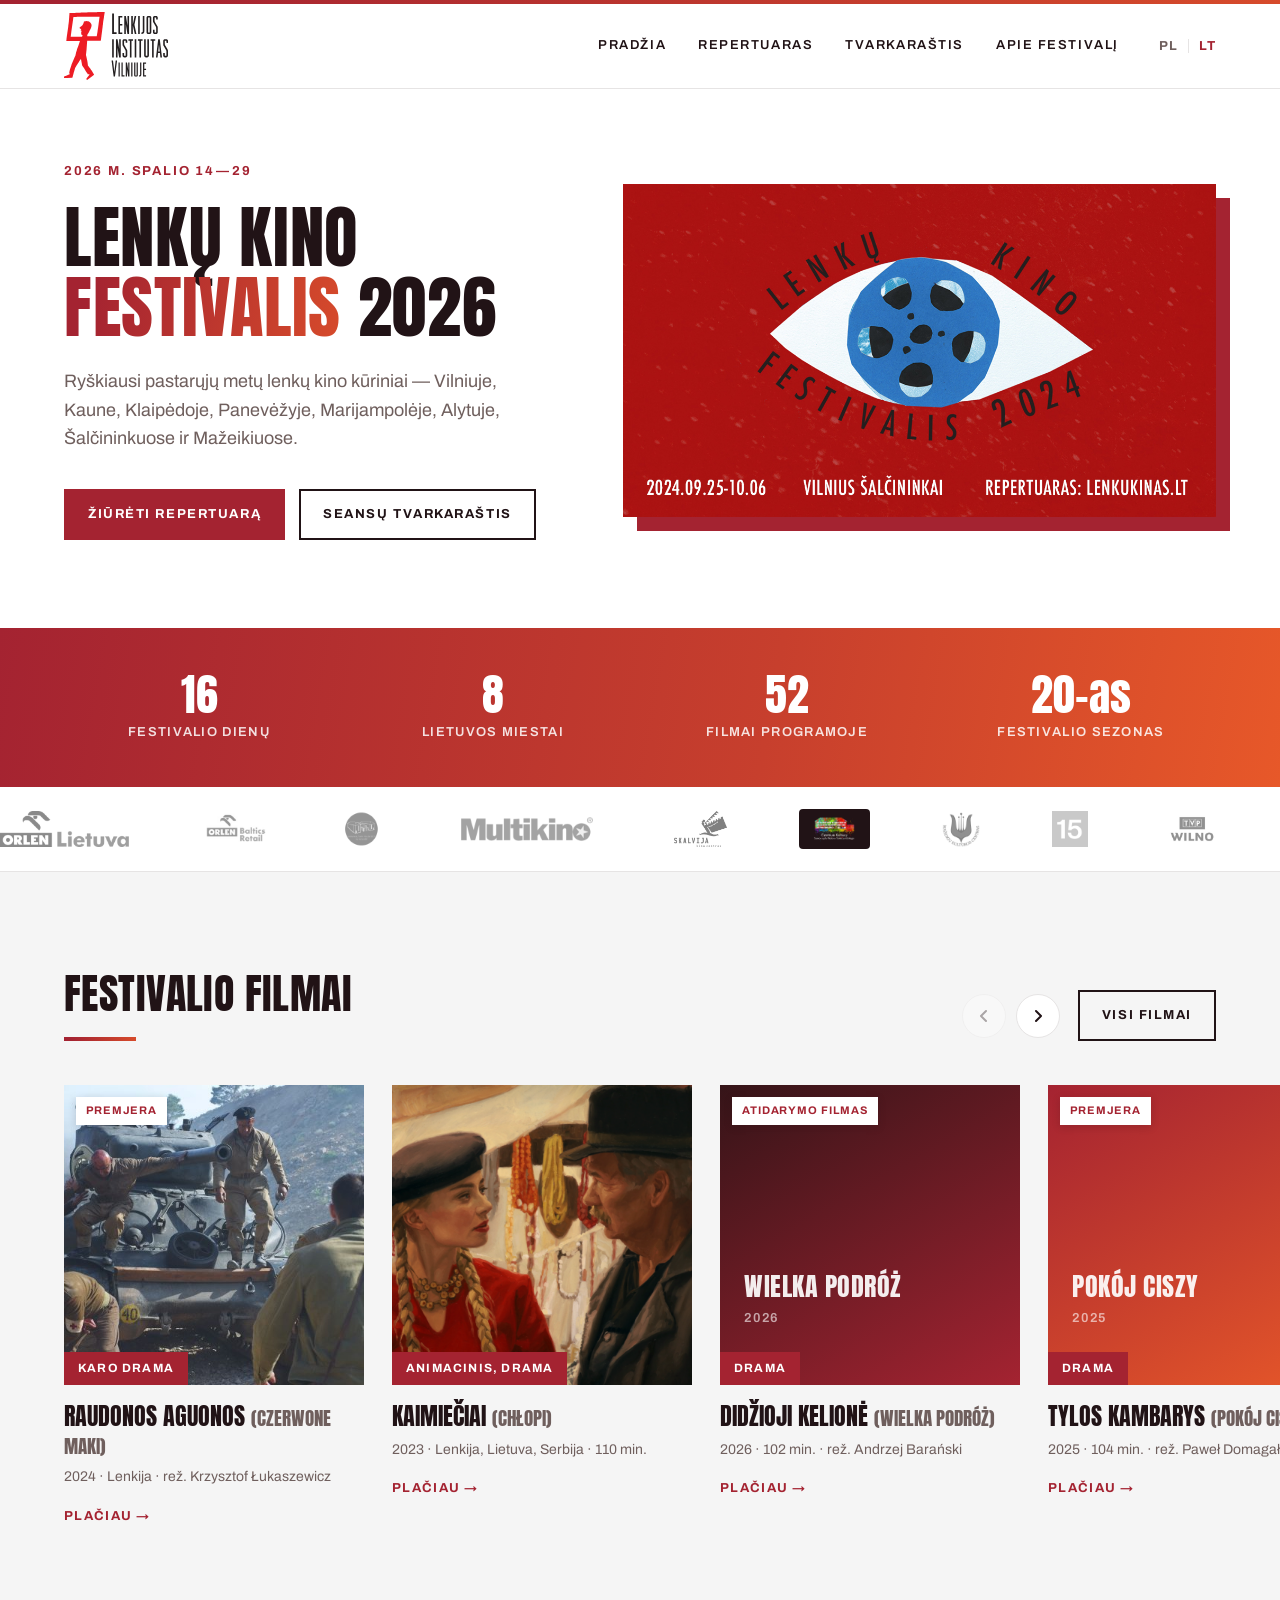
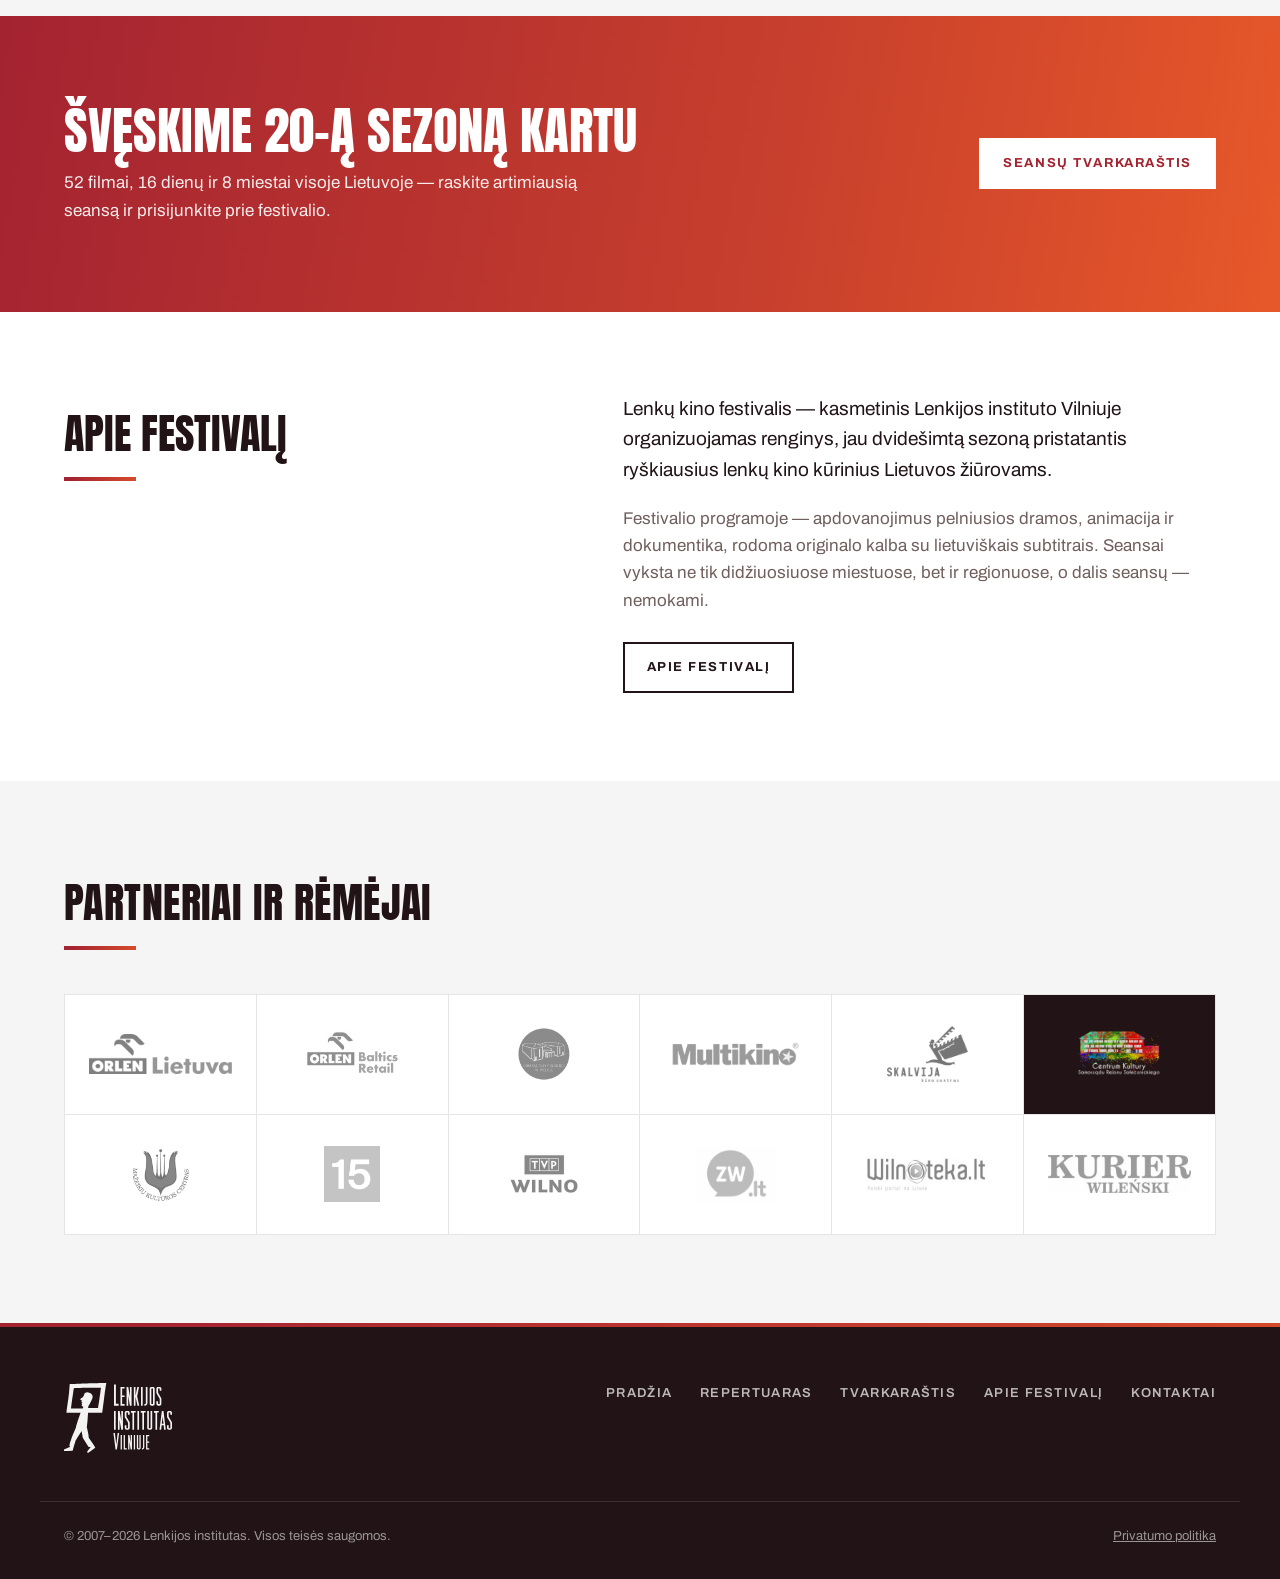
<file: index.html>
<!DOCTYPE html>
<html lang="lt">
<head>
<meta charset="UTF-8">
<meta name="viewport" content="width=device-width, initial-scale=1">
<title>Lenkų kinas — Lenkų kino festivalis 2026</title>
<meta name="description" content="Lenkų kino festivalis 2026 — 52 filmai aštuoniuose Lietuvos miestuose. Spalio 14–29 d. Vilniuje, Kaune, Klaipėdoje, Panevėžyje, Marijampolėje, Alytuje, Šalčininkuose ir Mažeikiuose.">
<link rel="preconnect" href="https://fonts.googleapis.com">
<link rel="preconnect" href="https://fonts.gstatic.com" crossorigin>
<link href="https://fonts.googleapis.com/css2?family=Anton&family=Archivo:ital,wght@0,400;0,500;0,600;0,700;1,400&display=swap" rel="stylesheet">
<link rel="stylesheet" href="assets/css/style.css?v=10">
</head>
<body>

<header class="site-header" id="top">
    <div class="wrap header-inner">
        <a href="#top" class="logo" aria-label="Lenkų kinas — pradžia">
            <img src="assets/img/logo-lt.svg" alt="Lenkų kinas" width="124" height="80">
        </a>

        <nav class="main-nav" id="main-nav" aria-label="Pagrindinė navigacija">
            <a href="#top">Pradžia</a>
            <a href="repertuaras.html">Repertuaras</a>
            <a href="tvarkarastis.html">Tvarkaraštis</a>
            <a href="apie.html">Apie festivalį</a>
        </nav>

        <div class="header-right">
            <div class="lang" aria-label="Kalbos pasirinkimas">
                <a href="https://www.lenkukinas.lt/" lang="pl" hreflang="pl">PL</a>
                <span class="lang-sep" aria-hidden="true"></span>
                <a href="#" class="is-active" lang="lt" hreflang="lt" aria-current="page">LT</a>
            </div>
            <button class="nav-toggle" id="nav-toggle" aria-expanded="false" aria-controls="main-nav" aria-label="Meniu">
                <span></span><span></span><span></span>
            </button>
        </div>
    </div>
</header>

<main>

    <!-- HERO -->
    <section class="hero">
        <div class="wrap hero-grid">
            <div class="hero-copy">
                <p class="eyebrow">2026 m. spalio 14—29</p>
                <h1>Lenkų kino <em>festivalis</em> 2026</h1>
                <p class="lead">Ryškiausi pastarųjų metų lenkų kino kūriniai — Vilniuje, Kaune, Klaipėdoje, Panevėžyje, Marijampolėje, Alytuje, Šalčininkuose ir Mažeikiuose.</p>
                <div class="hero-actions">
                    <a class="btn btn-solid" href="repertuaras.html">Žiūrėti repertuarą</a>
                    <a class="btn btn-ghost" href="tvarkarastis.html">Seansų tvarkaraštis</a>
                </div>
            </div>
            <div class="hero-poster">
                <img src="assets/img/hero-festival.jpg" alt="Lenkų kino festivalio 2024 plakatas" width="1120" height="630">
            </div>
        </div>
    </section>

    <!-- INFO JUOSTA -->
    <section class="facts">
        <div class="wrap facts-grid">
            <div class="fact"><strong>16</strong><span>festivalio dienų</span></div>
            <div class="fact"><strong>8</strong><span>Lietuvos miestai</span></div>
            <div class="fact"><strong>52</strong><span>filmai programoje</span></div>
            <div class="fact"><strong>20-as</strong><span>festivalio sezonas</span></div>
        </div>
    </section>

    <!-- Partnerių bėganti juosta po skaičių -->
    <div class="marquee marquee-mid" aria-label="Partneriai ir rėmėjai">
        <div class="marquee-track">
            <div class="marquee-group">
                <a href="https://www.orlenlietuva.lt" target="_blank" rel="noopener"><img src="assets/img/partner-orlen-lietuva.png" alt="Orlen Lietuva"></a>
                <a href="https://www.orlen.lt" target="_blank" rel="noopener"><img src="assets/img/partner-orlen-baltic.jpg" alt="Orlen Baltic Retail"></a>
                <a href="https://www.polskidom.lt" target="_blank" rel="noopener"><img src="assets/img/partner-dkp.png" alt="Dom Kultury Polskiej w Wilnie"></a>
                <a href="https://multikino.lt" target="_blank" rel="noopener"><img src="assets/img/partner-multikino.png" alt="Multikino"></a>
                <a href="https://skalvija.lt" target="_blank" rel="noopener"><img src="assets/img/partner-skalvija.png" alt="Kino centras Skalvija"></a>
                <a class="marquee-chip" href="https://salcininkaikultura.lt" target="_blank" rel="noopener"><img src="assets/img/partner-kc.png" alt="Šalčininkų rajono savivaldybės kultūros centras"></a>
                <a href="https://www.mazeikiai.lt" target="_blank" rel="noopener"><img src="assets/img/partner-mazeikiai.jpg" alt="Mažeikių rajono savivaldybė"></a>
                <a href="https://www.15min.lt" target="_blank" rel="noopener"><img src="assets/img/partner-15min.png" alt="15min"></a>
                <a href="https://wilno.tvp.pl" target="_blank" rel="noopener"><img src="assets/img/partner-tvp.jpg" alt="TVP Wilno"></a>
                <a href="https://zw.lt" target="_blank" rel="noopener"><img src="assets/img/partner-zw.png" alt="zw.lt"></a>
                <a href="https://www.wilnoteka.lt" target="_blank" rel="noopener"><img src="assets/img/partner-wilnoteka.jpg" alt="Wilnoteka"></a>
                <a href="https://kurierwilenski.lt" target="_blank" rel="noopener"><img src="assets/img/partner-kw.png" alt="Kurier Wileński"></a>
            </div>
            <div class="marquee-group" aria-hidden="true">
                <a href="https://www.orlenlietuva.lt" target="_blank" rel="noopener" tabindex="-1"><img src="assets/img/partner-orlen-lietuva.png" alt=""></a>
                <a href="https://www.orlen.lt" target="_blank" rel="noopener" tabindex="-1"><img src="assets/img/partner-orlen-baltic.jpg" alt=""></a>
                <a href="https://www.polskidom.lt" target="_blank" rel="noopener" tabindex="-1"><img src="assets/img/partner-dkp.png" alt=""></a>
                <a href="https://multikino.lt" target="_blank" rel="noopener" tabindex="-1"><img src="assets/img/partner-multikino.png" alt=""></a>
                <a href="https://skalvija.lt" target="_blank" rel="noopener" tabindex="-1"><img src="assets/img/partner-skalvija.png" alt=""></a>
                <a class="marquee-chip" href="https://salcininkaikultura.lt" target="_blank" rel="noopener" tabindex="-1"><img src="assets/img/partner-kc.png" alt=""></a>
                <a href="https://www.mazeikiai.lt" target="_blank" rel="noopener" tabindex="-1"><img src="assets/img/partner-mazeikiai.jpg" alt=""></a>
                <a href="https://www.15min.lt" target="_blank" rel="noopener" tabindex="-1"><img src="assets/img/partner-15min.png" alt=""></a>
                <a href="https://wilno.tvp.pl" target="_blank" rel="noopener" tabindex="-1"><img src="assets/img/partner-tvp.jpg" alt=""></a>
                <a href="https://zw.lt" target="_blank" rel="noopener" tabindex="-1"><img src="assets/img/partner-zw.png" alt=""></a>
                <a href="https://www.wilnoteka.lt" target="_blank" rel="noopener" tabindex="-1"><img src="assets/img/partner-wilnoteka.jpg" alt=""></a>
                <a href="https://kurierwilenski.lt" target="_blank" rel="noopener" tabindex="-1"><img src="assets/img/partner-kw.png" alt=""></a>
            </div>
        </div>
    </div>

    <!-- FESTIVALIO FILMAI -->
    <section class="section section-alt" id="filmai">
        <div class="wrap">
            <div class="section-head">
                <h2>Festivalio filmai</h2>
                <div class="slider-nav">
                    <button type="button" class="slider-arrow" id="films-prev" aria-label="Ankstesni filmai" aria-controls="films-slider" disabled>
                        <svg viewBox="0 0 16 16" width="16" height="16" aria-hidden="true" fill="none" stroke="currentColor" stroke-width="2" stroke-linecap="round" stroke-linejoin="round"><path d="M10 3 5 8l5 5"/></svg>
                    </button>
                    <button type="button" class="slider-arrow" id="films-next" aria-label="Kiti filmai" aria-controls="films-slider">
                        <svg viewBox="0 0 16 16" width="16" height="16" aria-hidden="true" fill="none" stroke="currentColor" stroke-width="2" stroke-linecap="round" stroke-linejoin="round"><path d="m6 3 5 5-5 5"/></svg>
                    </button>
                    <a class="btn btn-ghost" href="repertuaras.html">Visi filmai</a>
                </div>
            </div>

            <div class="movies movies-slider" id="films-slider">
                <a class="movie" href="filmas.html?id=czerwone-maki">
                    <figure class="movie-media">
                        <img src="assets/img/film-czerwone-maki.jpg" alt="Kadras iš filmo „Raudonos aguonos“" loading="lazy" width="400" height="400">
                        <span class="movie-badges"><span class="badge">Premjera</span></span>
                        <figcaption class="movie-tag">Karo drama</figcaption>
                    </figure>
                    <div class="movie-body">
                        <h3>Raudonos aguonos <span>(Czerwone maki)</span></h3>
                        <p class="movie-meta">2024 · Lenkija · rež. Krzysztof Łukaszewicz</p>
                        <span class="movie-more">Plačiau</span>
                    </div>
                </a>

                <a class="movie" href="filmas.html?id=chlopi">
                    <figure class="movie-media">
                        <img src="assets/img/film-chlopi.png" alt="Kadras iš filmo „Kaimiečiai“" loading="lazy" width="400" height="400">
                        <figcaption class="movie-tag">Animacinis, drama</figcaption>
                    </figure>
                    <div class="movie-body">
                        <h3>Kaimiečiai <span>(Chłopi)</span></h3>
                        <p class="movie-meta">2023 · Lenkija, Lietuva, Serbija · 110 min.</p>
                        <span class="movie-more">Plačiau</span>
                    </div>
                </a>

                <a class="movie" href="filmas.html?id=wielka-podroz">
                    <figure class="movie-media movie-media--ph tone-2">
                        <span class="ph-title">Wielka podróż</span>
                        <span class="ph-year">2026</span>
                        <span class="movie-badges"><span class="badge">Atidarymo filmas</span></span>
                        <figcaption class="movie-tag">Drama</figcaption>
                    </figure>
                    <div class="movie-body">
                        <h3>Didžioji kelionė <span>(Wielka podróż)</span></h3>
                        <p class="movie-meta">2026 · 102 min. · rež. Andrzej Barański</p>
                        <span class="movie-more">Plačiau</span>
                    </div>
                </a>

                <a class="movie" href="filmas.html?id=pokoj-ciszy">
                    <figure class="movie-media movie-media--ph tone-1">
                        <span class="ph-title">Pokój ciszy</span>
                        <span class="ph-year">2025</span>
                        <span class="movie-badges"><span class="badge">Premjera</span></span>
                        <figcaption class="movie-tag">Drama</figcaption>
                    </figure>
                    <div class="movie-body">
                        <h3>Tylos kambarys <span>(Pokój ciszy)</span></h3>
                        <p class="movie-meta">2025 · 104 min. · rež. Paweł Domagała</p>
                        <span class="movie-more">Plačiau</span>
                    </div>
                </a>

                <a class="movie" href="filmas.html?id=szklane-domy">
                    <figure class="movie-media movie-media--ph tone-3">
                        <span class="ph-title">Szklane domy</span>
                        <span class="ph-year">2024</span>
                        <span class="movie-badges"><span class="badge">Susitikimas su kūrėjais</span></span>
                        <figcaption class="movie-tag">Psichologinė drama</figcaption>
                    </figure>
                    <div class="movie-body">
                        <h3>Stiklo namai <span>(Szklane domy)</span></h3>
                        <p class="movie-meta">2024 · 121 min. · rež. Piotr Adamczyk</p>
                        <span class="movie-more">Plačiau</span>
                    </div>
                </a>

                <a class="movie" href="filmas.html?id=ostatni-kadr">
                    <figure class="movie-media movie-media--ph tone-4">
                        <span class="ph-title">Ostatni kadr</span>
                        <span class="ph-year">2025</span>
                        <span class="movie-badges"><span class="badge">Uždarymo filmas</span></span>
                        <figcaption class="movie-tag">Dokumentinis</figcaption>
                    </figure>
                    <div class="movie-body">
                        <h3>Paskutinis kadras <span>(Ostatni kadr)</span></h3>
                        <p class="movie-meta">2025 · 95 min. · rež. Maria Zmarz-Koczanowicz</p>
                        <span class="movie-more">Plačiau</span>
                    </div>
                </a>

                <a class="movie" href="filmas.html?id=listy-matki">
                    <figure class="movie-media movie-media--ph tone-5">
                        <span class="ph-title">Listy matki</span>
                        <span class="ph-year">2025</span>
                        <span class="movie-badges"><span class="badge">Premjera</span></span>
                        <figcaption class="movie-tag">Biografinė drama</figcaption>
                    </figure>
                    <div class="movie-body">
                        <h3>Motinos laiškai <span>(Listy matki)</span></h3>
                        <p class="movie-meta">2025 · 116 min. · rež. Joanna Kos-Krauze</p>
                        <span class="movie-more">Plačiau</span>
                    </div>
                </a>

                <a class="movie" href="filmas.html?id=smoczek-franciszek">
                    <figure class="movie-media movie-media--ph tone-2">
                        <span class="ph-title">Smoczek Franciszek</span>
                        <span class="ph-year">2025</span>
                        <span class="movie-badges"><span class="badge">Dubliuota lietuviškai</span></span>
                        <figcaption class="movie-tag">Animacinis</figcaption>
                    </figure>
                    <div class="movie-body">
                        <h3>Drakoniukas Františekas <span>(Smoczek Franciszek)</span></h3>
                        <p class="movie-meta">2025 · 78 min. · rež. Zofia Dąbrowska</p>
                        <span class="movie-more">Plačiau</span>
                    </div>
                </a>
            </div>
        </div>
    </section>

    <!-- SEANSŲ CTA -->
    <section class="cta-band" id="seansai">
        <div class="wrap cta-inner">
            <div>
                <h2>Švęskime 20-ą sezoną kartu</h2>
                <p>52 filmai, 16 dienų ir 8 miestai visoje Lietuvoje — raskite artimiausią seansą ir prisijunkite prie festivalio.</p>
            </div>
            <a class="btn btn-light" href="tvarkarastis.html">Seansų tvarkaraštis</a>
        </div>
    </section>

    <!-- APIE FESTIVALĮ -->
    <section class="section" id="apie">
        <div class="wrap about-grid">
            <h2>Apie festivalį</h2>
            <div class="about-body">
                <p>Lenkų kino festivalis — kasmetinis Lenkijos instituto Vilniuje organizuojamas renginys, jau dvidešimtą sezoną pristatantis ryškiausius lenkų kino kūrinius Lietuvos žiūrovams.</p>
                <p>Festivalio programoje — apdovanojimus pelniusios dramos, animacija ir dokumentika, rodoma originalo kalba su lietuviškais subtitrais. Seansai vyksta ne tik didžiuosiuose miestuose, bet ir regionuose, o dalis seansų — nemokami.</p>
                <a class="btn btn-ghost" href="apie.html">Apie festivalį</a>
            </div>
        </div>
    </section>

    <!-- PARTNERIAI -->
    <section class="section section-alt" id="partneriai">
        <div class="wrap">
            <div class="section-head">
                <h2>Partneriai ir rėmėjai</h2>
            </div>
            <div class="partners">
                <a class="partner" href="https://www.orlenlietuva.lt" target="_blank" rel="noopener"><img src="assets/img/partner-orlen-lietuva.png" alt="Orlen Lietuva" loading="lazy"></a>
                <a class="partner" href="https://www.orlen.lt" target="_blank" rel="noopener"><img src="assets/img/partner-orlen-baltic.jpg" alt="Orlen Baltic Retail" loading="lazy"></a>
                <a class="partner" href="https://www.polskidom.lt" target="_blank" rel="noopener"><img src="assets/img/partner-dkp.png" alt="Dom Kultury Polskiej w Wilnie" loading="lazy"></a>
                <a class="partner" href="https://multikino.lt" target="_blank" rel="noopener"><img src="assets/img/partner-multikino.png" alt="Multikino" loading="lazy"></a>
                <a class="partner" href="https://skalvija.lt" target="_blank" rel="noopener"><img src="assets/img/partner-skalvija.png" alt="Kino centras Skalvija" loading="lazy"></a>
                <a class="partner partner-dark" href="https://salcininkaikultura.lt" target="_blank" rel="noopener"><img src="assets/img/partner-kc.png" alt="Šalčininkų rajono savivaldybės kultūros centras" loading="lazy"></a>
                <a class="partner" href="https://www.mazeikiai.lt" target="_blank" rel="noopener"><img src="assets/img/partner-mazeikiai.jpg" alt="Mažeikių rajono savivaldybė" loading="lazy"></a>
                <a class="partner" href="https://www.15min.lt" target="_blank" rel="noopener"><img src="assets/img/partner-15min.png" alt="15min" loading="lazy"></a>
                <a class="partner" href="https://wilno.tvp.pl" target="_blank" rel="noopener"><img src="assets/img/partner-tvp.jpg" alt="TVP Wilno" loading="lazy"></a>
                <a class="partner" href="https://zw.lt" target="_blank" rel="noopener"><img src="assets/img/partner-zw.png" alt="zw.lt" loading="lazy"></a>
                <a class="partner" href="https://www.wilnoteka.lt" target="_blank" rel="noopener"><img src="assets/img/partner-wilnoteka.jpg" alt="Wilnoteka" loading="lazy"></a>
                <a class="partner" href="https://kurierwilenski.lt" target="_blank" rel="noopener"><img src="assets/img/partner-kw.png" alt="Kurier Wileński" loading="lazy"></a>
            </div>
        </div>
    </section>

</main>

<footer class="site-footer">
    <div class="wrap footer-inner">
        <a href="index.html" class="footer-logo" aria-label="Lenkų kinas — pradžia">
            <img src="assets/img/logo-lt.svg" alt="Lenkų kinas" width="124" height="80">
        </a>
        <nav class="footer-nav" aria-label="Footer navigacija">
            <a href="#top">Pradžia</a>
            <a href="repertuaras.html">Repertuaras</a>
            <a href="tvarkarastis.html">Tvarkaraštis</a>
            <a href="apie.html">Apie festivalį</a>
            <a href="apie.html#kontaktai">Kontaktai</a>
        </nav>
    </div>
    <div class="wrap footer-bottom">
        <p>© 2007–2026 Lenkijos institutas. Visos teisės saugomos.</p>
        <a href="#">Privatumo politika</a>
    </div>
</footer>

<script src="assets/js/main.js?v=10"></script>
</body>
</html>
</file>
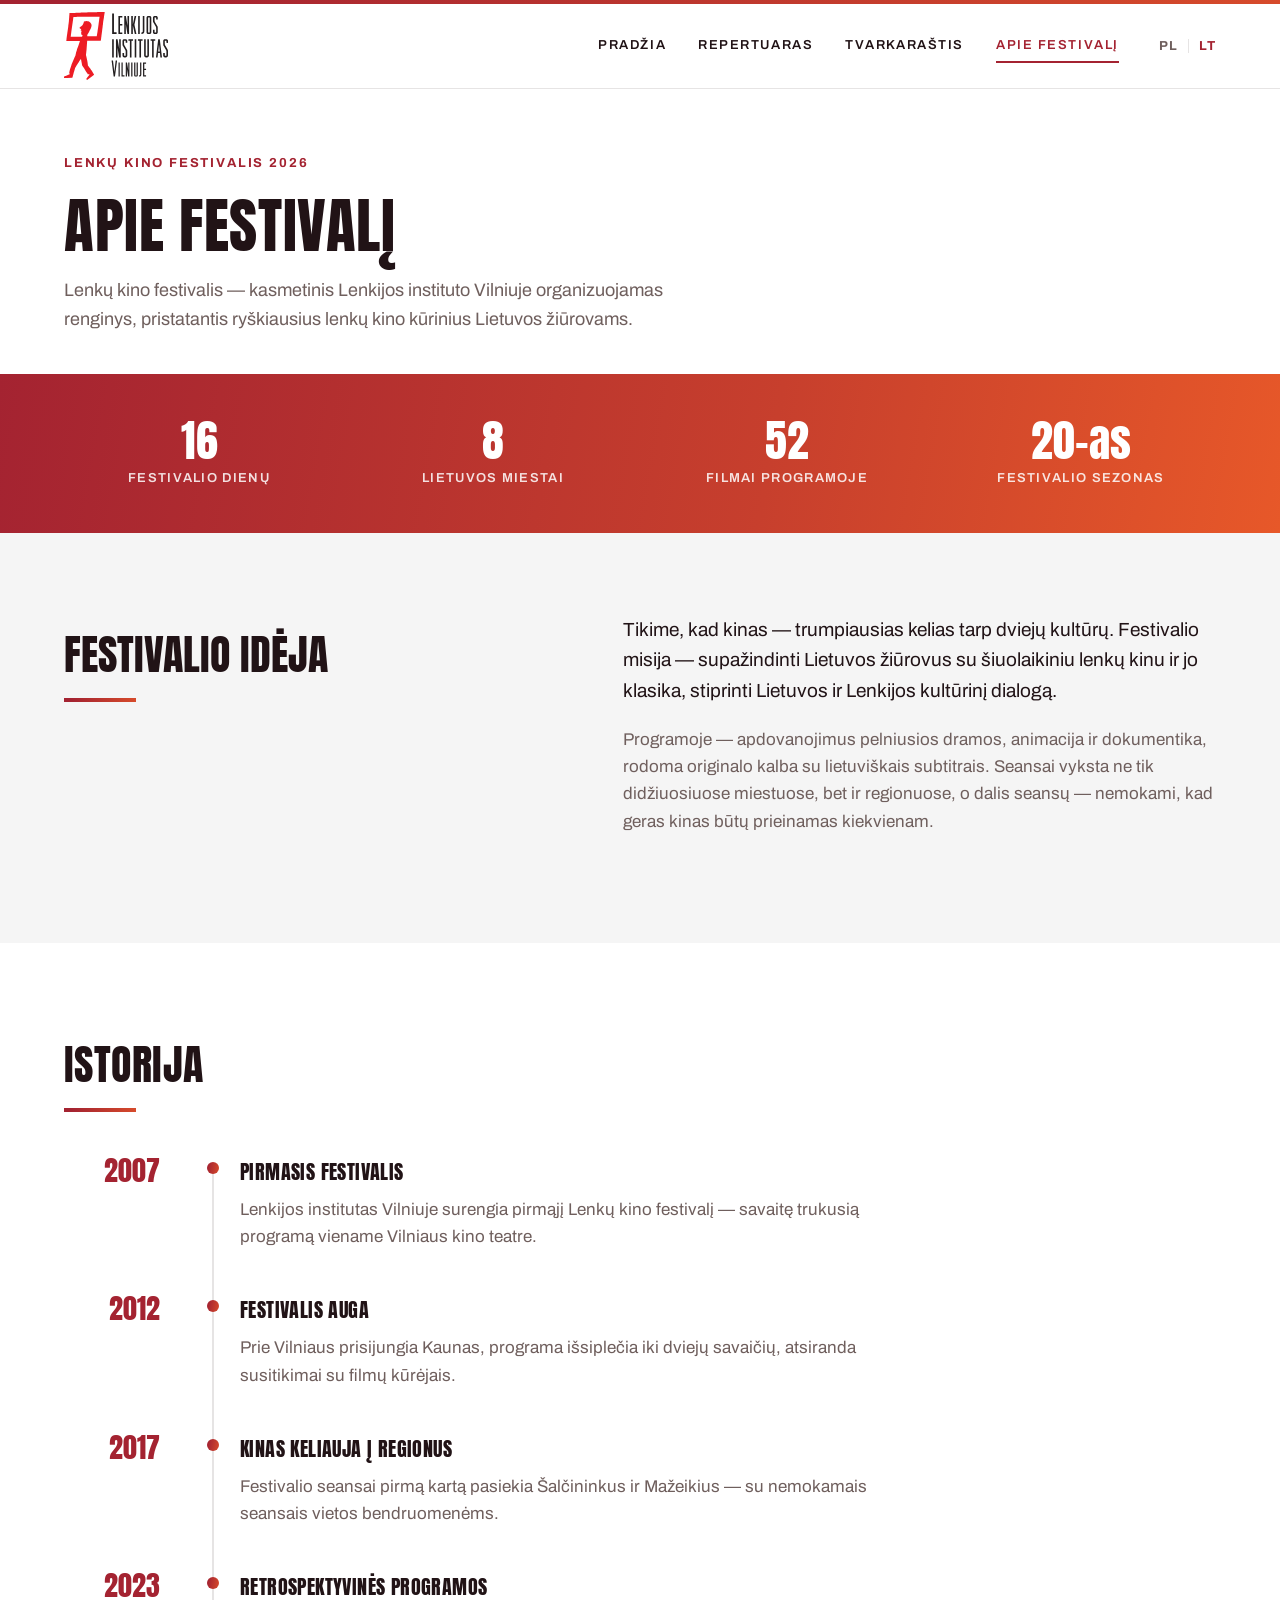
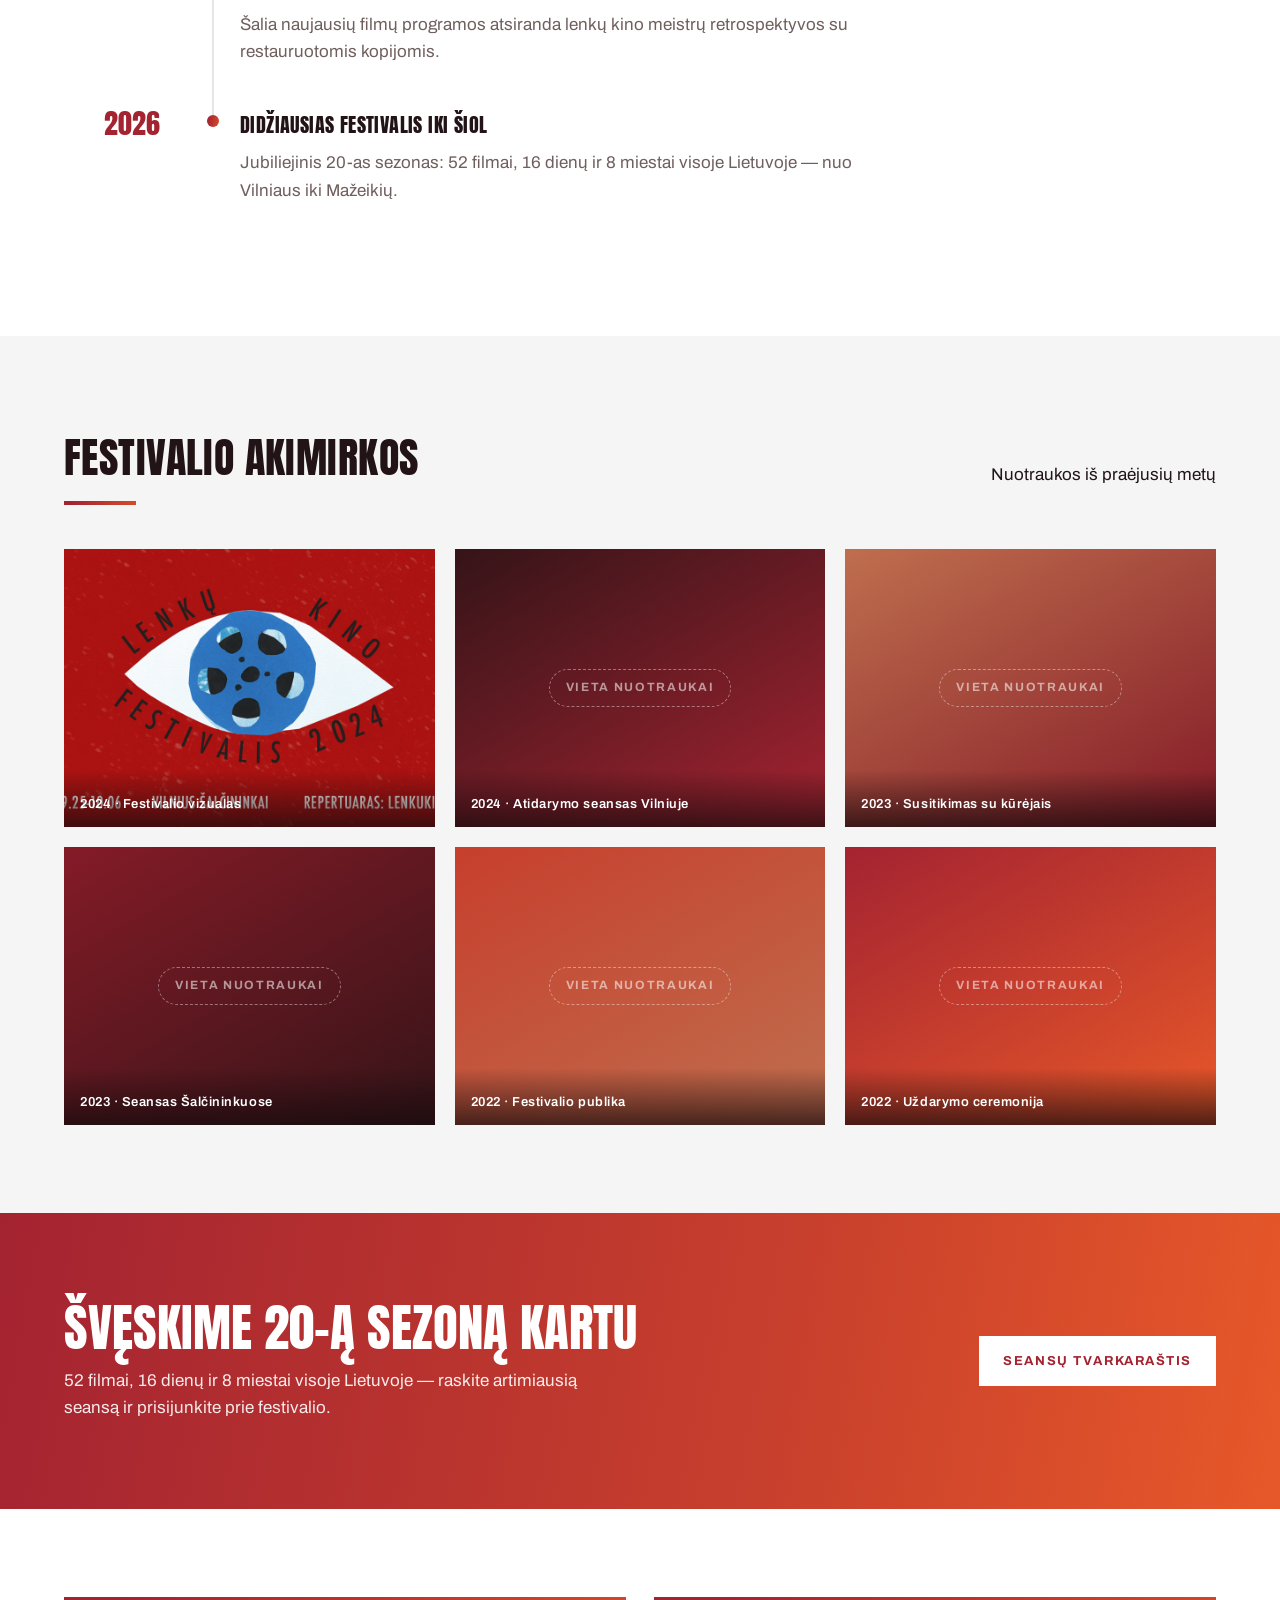
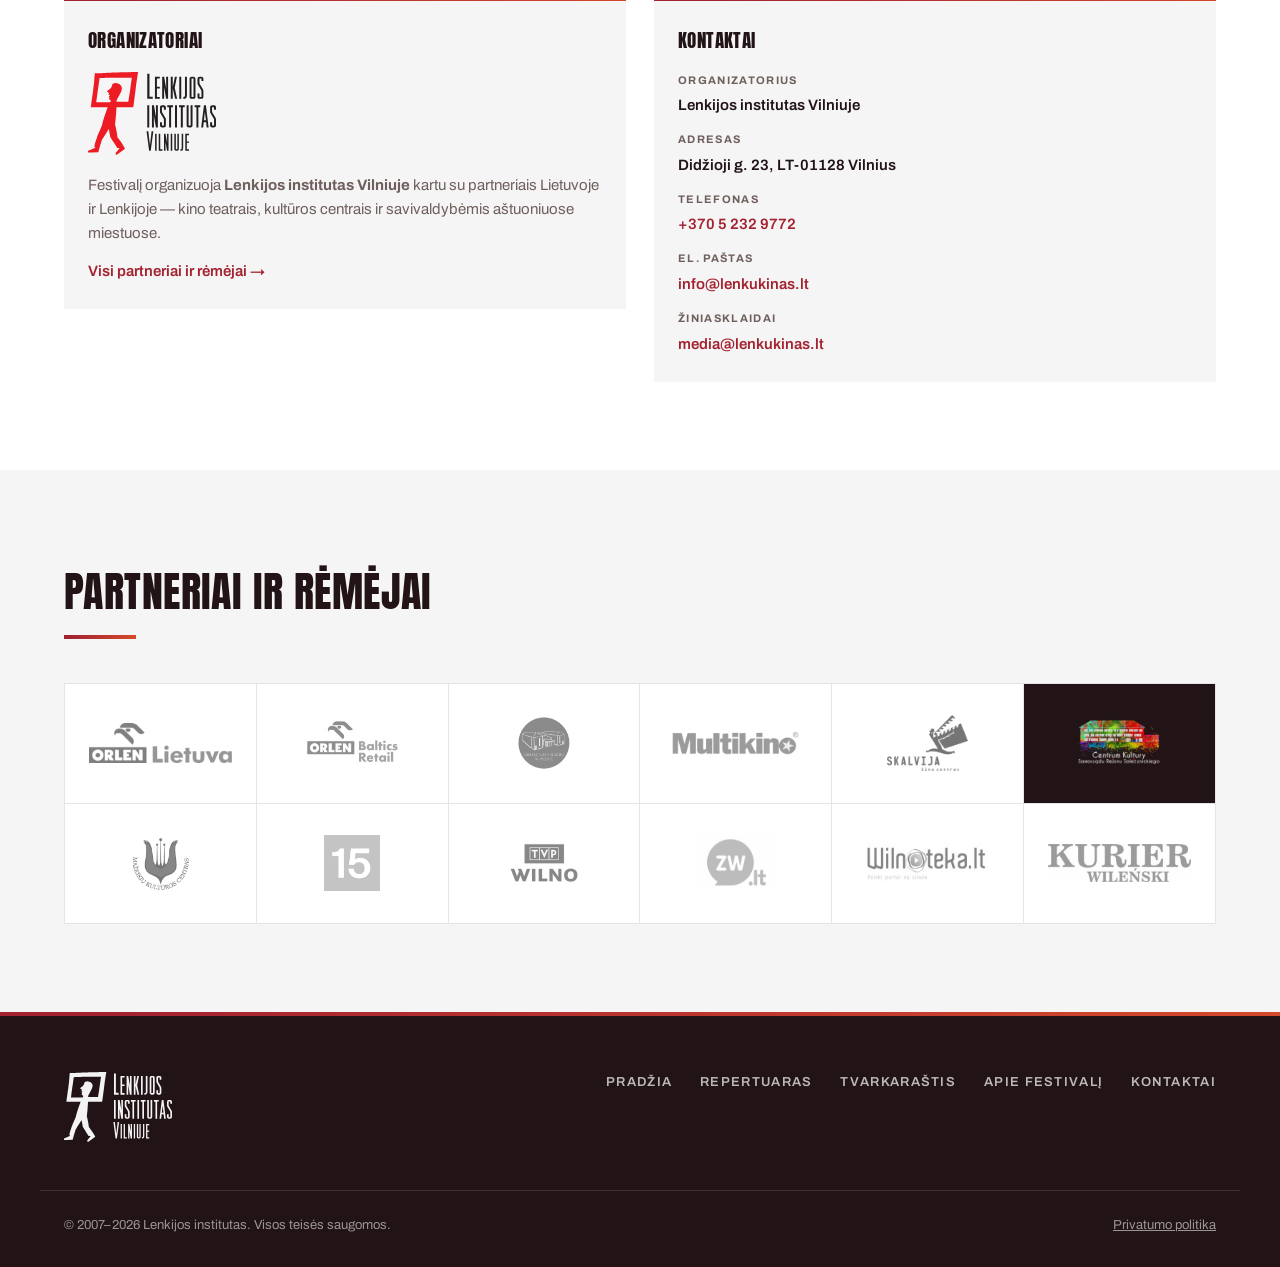
<file: apie.html>
<!DOCTYPE html>
<html lang="lt">
<head>
<meta charset="UTF-8">
<meta name="viewport" content="width=device-width, initial-scale=1">
<title>Apie festivalį — Lenkų kino festivalis 2026</title>
<meta name="description" content="Lenkų kino festivalis — nuo 2007 m. Lenkijos instituto Vilniuje organizuojamas kasmetinis festivalis, pristatantis ryškiausius lenkų kino kūrinius Lietuvos žiūrovams.">
<link rel="preconnect" href="https://fonts.googleapis.com">
<link rel="preconnect" href="https://fonts.gstatic.com" crossorigin>
<link href="https://fonts.googleapis.com/css2?family=Anton&family=Archivo:ital,wght@0,400;0,500;0,600;0,700;1,400&display=swap" rel="stylesheet">
<link rel="stylesheet" href="assets/css/style.css?v=10">
</head>
<body>

<header class="site-header" id="top">
    <div class="wrap header-inner">
        <a href="index.html" class="logo" aria-label="Lenkų kinas — pradžia">
            <img src="assets/img/logo-lt.svg" alt="Lenkų kinas" width="124" height="80">
        </a>

        <nav class="main-nav" id="main-nav" aria-label="Pagrindinė navigacija">
            <a href="index.html">Pradžia</a>
            <a href="repertuaras.html">Repertuaras</a>
            <a href="tvarkarastis.html">Tvarkaraštis</a>
            <a href="apie.html" class="is-active" aria-current="page">Apie festivalį</a>
        </nav>

        <div class="header-right">
            <div class="lang" aria-label="Kalbos pasirinkimas">
                <a href="https://www.lenkukinas.lt/" lang="pl" hreflang="pl">PL</a>
                <span class="lang-sep" aria-hidden="true"></span>
                <a href="#" class="is-active" lang="lt" hreflang="lt" aria-current="page">LT</a>
            </div>
            <button class="nav-toggle" id="nav-toggle" aria-expanded="false" aria-controls="main-nav" aria-label="Meniu">
                <span></span><span></span><span></span>
            </button>
        </div>
    </div>
</header>

<main>

    <!-- INTRO -->
    <section class="page-hero">
        <div class="wrap">
            <p class="eyebrow">Lenkų kino festivalis 2026</p>
            <h1>Apie festivalį</h1>
            <p class="lead">Lenkų kino festivalis — kasmetinis Lenkijos instituto Vilniuje organizuojamas renginys, pristatantis ryškiausius lenkų kino kūrinius Lietuvos žiūrovams.</p>
        </div>
    </section>

    <!-- SKAIČIŲ JUOSTA -->
    <section class="facts">
        <div class="wrap facts-grid">
            <div class="fact"><strong>16</strong><span>festivalio dienų</span></div>
            <div class="fact"><strong>8</strong><span>Lietuvos miestai</span></div>
            <div class="fact"><strong>52</strong><span>filmai programoje</span></div>
            <div class="fact"><strong>20-as</strong><span>festivalio sezonas</span></div>
        </div>
    </section>

    <!-- MISIJA -->
    <section class="section section-alt about-mission">
        <div class="wrap about-grid">
            <h2>Festivalio idėja</h2>
            <div class="about-body">
                <p>Tikime, kad kinas — trumpiausias kelias tarp dviejų kultūrų. Festivalio misija — supažindinti Lietuvos žiūrovus su šiuolaikiniu lenkų kinu ir jo klasika, stiprinti Lietuvos ir Lenkijos kultūrinį dialogą.</p>
                <p>Programoje — apdovanojimus pelniusios dramos, animacija ir dokumentika, rodoma originalo kalba su lietuviškais subtitrais. Seansai vyksta ne tik didžiuosiuose miestuose, bet ir regionuose, o dalis seansų — nemokami, kad geras kinas būtų prieinamas kiekvienam.</p>
            </div>
        </div>
    </section>

    <!-- ISTORIJA -->
    <section class="section">
        <div class="wrap">
            <div class="section-head">
                <h2>Istorija</h2>
            </div>
            <div class="timeline">
                <div class="timeline-item">
                    <span class="timeline-year">2007</span>
                    <div>
                        <h3>Pirmasis festivalis</h3>
                        <p>Lenkijos institutas Vilniuje surengia pirmąjį Lenkų kino festivalį — savaitę trukusią programą viename Vilniaus kino teatre.</p>
                    </div>
                </div>
                <div class="timeline-item">
                    <span class="timeline-year">2012</span>
                    <div>
                        <h3>Festivalis auga</h3>
                        <p>Prie Vilniaus prisijungia Kaunas, programa išsiplečia iki dviejų savaičių, atsiranda susitikimai su filmų kūrėjais.</p>
                    </div>
                </div>
                <div class="timeline-item">
                    <span class="timeline-year">2017</span>
                    <div>
                        <h3>Kinas keliauja į regionus</h3>
                        <p>Festivalio seansai pirmą kartą pasiekia Šalčininkus ir Mažeikius — su nemokamais seansais vietos bendruomenėms.</p>
                    </div>
                </div>
                <div class="timeline-item">
                    <span class="timeline-year">2023</span>
                    <div>
                        <h3>Retrospektyvinės programos</h3>
                        <p>Šalia naujausių filmų programos atsiranda lenkų kino meistrų retrospektyvos su restauruotomis kopijomis.</p>
                    </div>
                </div>
                <div class="timeline-item">
                    <span class="timeline-year">2026</span>
                    <div>
                        <h3>Didžiausias festivalis iki šiol</h3>
                        <p>Jubiliejinis 20-as sezonas: 52 filmai, 16 dienų ir 8 miestai visoje Lietuvoje — nuo Vilniaus iki Mažeikių.</p>
                    </div>
                </div>
            </div>
        </div>
    </section>

    <!-- AKIMIRKOS -->
    <section class="section section-alt">
        <div class="wrap">
            <div class="section-head">
                <h2>Festivalio akimirkos</h2>
                <p class="section-note">Nuotraukos iš praėjusių metų</p>
            </div>
            <div class="gallery">
                <figure class="gallery-item">
                    <img src="assets/img/hero-festival.jpg" alt="2024 m. festivalio vizualas">
                    <figcaption>2024 · Festivalio vizualas</figcaption>
                </figure>
                <figure class="gallery-item gallery-ph tone-2">
                    <figcaption>2024 · Atidarymo seansas Vilniuje</figcaption>
                </figure>
                <figure class="gallery-item gallery-ph tone-3">
                    <figcaption>2023 · Susitikimas su kūrėjais</figcaption>
                </figure>
                <figure class="gallery-item gallery-ph tone-4">
                    <figcaption>2023 · Seansas Šalčininkuose</figcaption>
                </figure>
                <figure class="gallery-item gallery-ph tone-5">
                    <figcaption>2022 · Festivalio publika</figcaption>
                </figure>
                <figure class="gallery-item gallery-ph tone-1">
                    <figcaption>2022 · Uždarymo ceremonija</figcaption>
                </figure>
            </div>
        </div>
    </section>

    <!-- CTA -->
    <section class="cta-band">
        <div class="wrap cta-inner">
            <div>
                <h2>Švęskime 20-ą sezoną kartu</h2>
                <p>52 filmai, 16 dienų ir 8 miestai visoje Lietuvoje — raskite artimiausią seansą ir prisijunkite prie festivalio.</p>
            </div>
            <a class="btn btn-light" href="tvarkarastis.html">Seansų tvarkaraštis</a>
        </div>
    </section>

    <!-- ORGANIZATORIAI IR KONTAKTAI -->
    <section class="section" id="kontaktai">
        <div class="wrap contacts-grid">
            <div class="aside-block">
                <h3>Organizatoriai</h3>
                <img class="org-logo" src="assets/img/logo-lt.svg" alt="Lenkijos institutas Vilniuje" width="128" height="83">
                <p>Festivalį organizuoja <strong>Lenkijos institutas Vilniuje</strong> kartu su partneriais Lietuvoje ir Lenkijoje — kino teatrais, kultūros centrais ir savivaldybėmis aštuoniuose miestuose.</p>
                <p><a href="index.html#partneriai">Visi partneriai ir rėmėjai →</a></p>
            </div>
            <div class="aside-block">
                <h3>Kontaktai</h3>
                <dl class="film-meta film-meta--col">
                    <div><dt>Organizatorius</dt><dd>Lenkijos institutas Vilniuje</dd></div>
                    <div><dt>Adresas</dt><dd>Didžioji g. 23, LT-01128 Vilnius</dd></div>
                    <div><dt>Telefonas</dt><dd><a href="tel:+37052329772">+370 5 232 9772</a></dd></div>
                    <div><dt>El. paštas</dt><dd><a href="mailto:info@lenkukinas.lt">info@lenkukinas.lt</a></dd></div>
                    <div><dt>Žiniasklaidai</dt><dd><a href="mailto:media@lenkukinas.lt">media@lenkukinas.lt</a></dd></div>
                </dl>
            </div>
        </div>
    </section>

</main>

<!-- PARTNERIAI -->
<section class="section section-alt" id="partneriai">
    <div class="wrap">
        <div class="section-head">
            <h2>Partneriai ir rėmėjai</h2>
        </div>
        <div class="partners">
            <a class="partner" href="https://www.orlenlietuva.lt" target="_blank" rel="noopener"><img src="assets/img/partner-orlen-lietuva.png" alt="Orlen Lietuva" loading="lazy"></a>
            <a class="partner" href="https://www.orlen.lt" target="_blank" rel="noopener"><img src="assets/img/partner-orlen-baltic.jpg" alt="Orlen Baltic Retail" loading="lazy"></a>
            <a class="partner" href="https://www.polskidom.lt" target="_blank" rel="noopener"><img src="assets/img/partner-dkp.png" alt="Dom Kultury Polskiej w Wilnie" loading="lazy"></a>
            <a class="partner" href="https://multikino.lt" target="_blank" rel="noopener"><img src="assets/img/partner-multikino.png" alt="Multikino" loading="lazy"></a>
            <a class="partner" href="https://skalvija.lt" target="_blank" rel="noopener"><img src="assets/img/partner-skalvija.png" alt="Kino centras Skalvija" loading="lazy"></a>
            <a class="partner partner-dark" href="https://salcininkaikultura.lt" target="_blank" rel="noopener"><img src="assets/img/partner-kc.png" alt="Šalčininkų rajono savivaldybės kultūros centras" loading="lazy"></a>
            <a class="partner" href="https://www.mazeikiai.lt" target="_blank" rel="noopener"><img src="assets/img/partner-mazeikiai.jpg" alt="Mažeikių rajono savivaldybė" loading="lazy"></a>
            <a class="partner" href="https://www.15min.lt" target="_blank" rel="noopener"><img src="assets/img/partner-15min.png" alt="15min" loading="lazy"></a>
            <a class="partner" href="https://wilno.tvp.pl" target="_blank" rel="noopener"><img src="assets/img/partner-tvp.jpg" alt="TVP Wilno" loading="lazy"></a>
            <a class="partner" href="https://zw.lt" target="_blank" rel="noopener"><img src="assets/img/partner-zw.png" alt="zw.lt" loading="lazy"></a>
            <a class="partner" href="https://www.wilnoteka.lt" target="_blank" rel="noopener"><img src="assets/img/partner-wilnoteka.jpg" alt="Wilnoteka" loading="lazy"></a>
            <a class="partner" href="https://kurierwilenski.lt" target="_blank" rel="noopener"><img src="assets/img/partner-kw.png" alt="Kurier Wileński" loading="lazy"></a>
        </div>
    </div>
</section>

<footer class="site-footer">
    <div class="wrap footer-inner">
        <a href="index.html" class="footer-logo" aria-label="Lenkų kinas — pradžia">
            <img src="assets/img/logo-lt.svg" alt="Lenkų kinas" width="124" height="80">
        </a>
        <nav class="footer-nav" aria-label="Footer navigacija">
            <a href="index.html">Pradžia</a>
            <a href="repertuaras.html">Repertuaras</a>
            <a href="tvarkarastis.html">Tvarkaraštis</a>
            <a href="apie.html">Apie festivalį</a>
            <a href="apie.html#kontaktai">Kontaktai</a>
        </nav>
    </div>
    <div class="wrap footer-bottom">
        <p>© 2007–2026 Lenkijos institutas. Visos teisės saugomos.</p>
        <a href="#">Privatumo politika</a>
    </div>
</footer>

<script src="assets/js/main.js?v=10"></script>
</body>
</html>
</file>
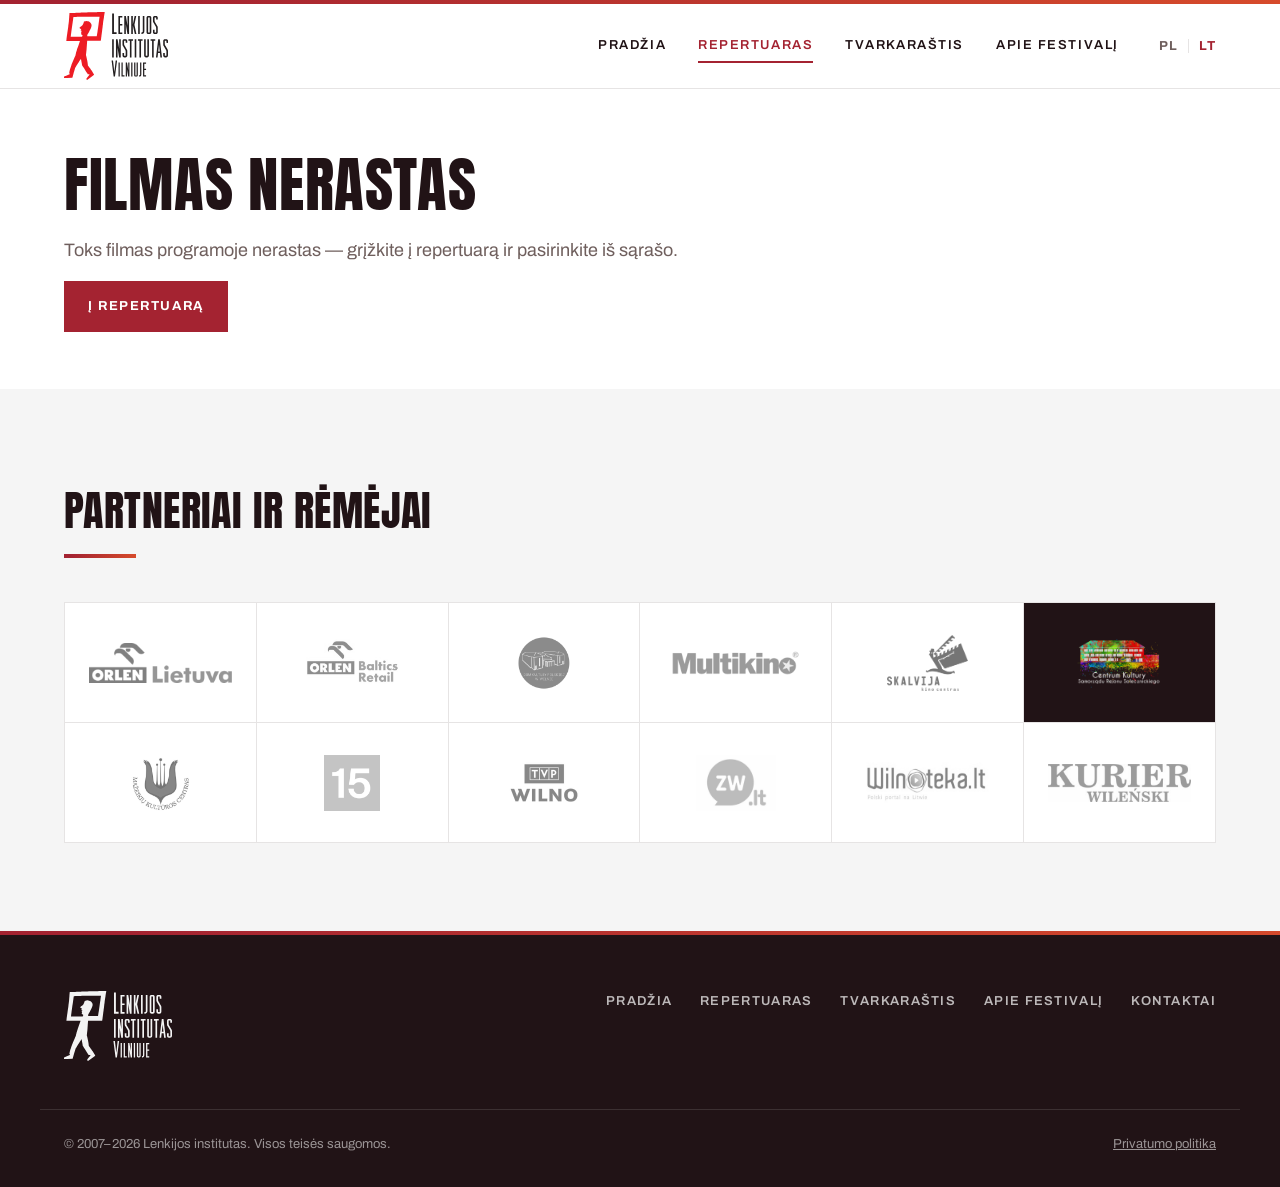
<file: filmas.html>
<!DOCTYPE html>
<html lang="lt">
<head>
<meta charset="UTF-8">
<meta name="viewport" content="width=device-width, initial-scale=1">
<title>Filmas — Lenkų kino festivalis 2026</title>
<meta name="description" content="Filmo aprašymas, kūrybinė komanda ir artimiausi seansai — Lenkų kino festivalis 2026.">
<link rel="preconnect" href="https://fonts.googleapis.com">
<link rel="preconnect" href="https://fonts.gstatic.com" crossorigin>
<link href="https://fonts.googleapis.com/css2?family=Anton&family=Archivo:ital,wght@0,400;0,500;0,600;0,700;1,400&display=swap" rel="stylesheet">
<link rel="stylesheet" href="assets/css/style.css?v=10">
</head>
<body>

<header class="site-header" id="top">
    <div class="wrap header-inner">
        <a href="index.html" class="logo" aria-label="Lenkų kinas — pradžia">
            <img src="assets/img/logo-lt.svg" alt="Lenkų kinas" width="124" height="80">
        </a>

        <nav class="main-nav" id="main-nav" aria-label="Pagrindinė navigacija">
            <a href="index.html">Pradžia</a>
            <a href="repertuaras.html" class="is-active">Repertuaras</a>
            <a href="tvarkarastis.html">Tvarkaraštis</a>
            <a href="apie.html">Apie festivalį</a>
        </nav>

        <div class="header-right">
            <div class="lang" aria-label="Kalbos pasirinkimas">
                <a href="https://www.lenkukinas.lt/" lang="pl" hreflang="pl">PL</a>
                <span class="lang-sep" aria-hidden="true"></span>
                <a href="#" class="is-active" lang="lt" hreflang="lt" aria-current="page">LT</a>
            </div>
            <button class="nav-toggle" id="nav-toggle" aria-expanded="false" aria-controls="main-nav" aria-label="Meniu">
                <span></span><span></span><span></span>
            </button>
        </div>
    </div>
</header>

<main id="film-page">
    <!-- Turinys generuojamas iš FILMS_FEED pagal ?id= parametrą (assets/js/filmas.js) -->
</main>

<!-- PARTNERIAI -->
<section class="section section-alt" id="partneriai">
    <div class="wrap">
        <div class="section-head">
            <h2>Partneriai ir rėmėjai</h2>
        </div>
        <div class="partners">
            <a class="partner" href="https://www.orlenlietuva.lt" target="_blank" rel="noopener"><img src="assets/img/partner-orlen-lietuva.png" alt="Orlen Lietuva" loading="lazy"></a>
            <a class="partner" href="https://www.orlen.lt" target="_blank" rel="noopener"><img src="assets/img/partner-orlen-baltic.jpg" alt="Orlen Baltic Retail" loading="lazy"></a>
            <a class="partner" href="https://www.polskidom.lt" target="_blank" rel="noopener"><img src="assets/img/partner-dkp.png" alt="Dom Kultury Polskiej w Wilnie" loading="lazy"></a>
            <a class="partner" href="https://multikino.lt" target="_blank" rel="noopener"><img src="assets/img/partner-multikino.png" alt="Multikino" loading="lazy"></a>
            <a class="partner" href="https://skalvija.lt" target="_blank" rel="noopener"><img src="assets/img/partner-skalvija.png" alt="Kino centras Skalvija" loading="lazy"></a>
            <a class="partner partner-dark" href="https://salcininkaikultura.lt" target="_blank" rel="noopener"><img src="assets/img/partner-kc.png" alt="Šalčininkų rajono savivaldybės kultūros centras" loading="lazy"></a>
            <a class="partner" href="https://www.mazeikiai.lt" target="_blank" rel="noopener"><img src="assets/img/partner-mazeikiai.jpg" alt="Mažeikių rajono savivaldybė" loading="lazy"></a>
            <a class="partner" href="https://www.15min.lt" target="_blank" rel="noopener"><img src="assets/img/partner-15min.png" alt="15min" loading="lazy"></a>
            <a class="partner" href="https://wilno.tvp.pl" target="_blank" rel="noopener"><img src="assets/img/partner-tvp.jpg" alt="TVP Wilno" loading="lazy"></a>
            <a class="partner" href="https://zw.lt" target="_blank" rel="noopener"><img src="assets/img/partner-zw.png" alt="zw.lt" loading="lazy"></a>
            <a class="partner" href="https://www.wilnoteka.lt" target="_blank" rel="noopener"><img src="assets/img/partner-wilnoteka.jpg" alt="Wilnoteka" loading="lazy"></a>
            <a class="partner" href="https://kurierwilenski.lt" target="_blank" rel="noopener"><img src="assets/img/partner-kw.png" alt="Kurier Wileński" loading="lazy"></a>
        </div>
    </div>
</section>

<footer class="site-footer">
    <div class="wrap footer-inner">
        <a href="index.html" class="footer-logo" aria-label="Lenkų kinas — pradžia">
            <img src="assets/img/logo-lt.svg" alt="Lenkų kinas" width="124" height="80">
        </a>
        <nav class="footer-nav" aria-label="Footer navigacija">
            <a href="index.html">Pradžia</a>
            <a href="repertuaras.html">Repertuaras</a>
            <a href="tvarkarastis.html">Tvarkaraštis</a>
            <a href="apie.html">Apie festivalį</a>
            <a href="apie.html#kontaktai">Kontaktai</a>
        </nav>
    </div>
    <div class="wrap footer-bottom">
        <p>© 2007–2026 Lenkijos institutas. Visos teisės saugomos.</p>
        <a href="#">Privatumo politika</a>
    </div>
</footer>

<script src="assets/data/films.js?v=10"></script>
<script src="assets/js/main.js?v=10"></script>
<script src="assets/js/filmas.js?v=10"></script>
</body>
</html>
</file>
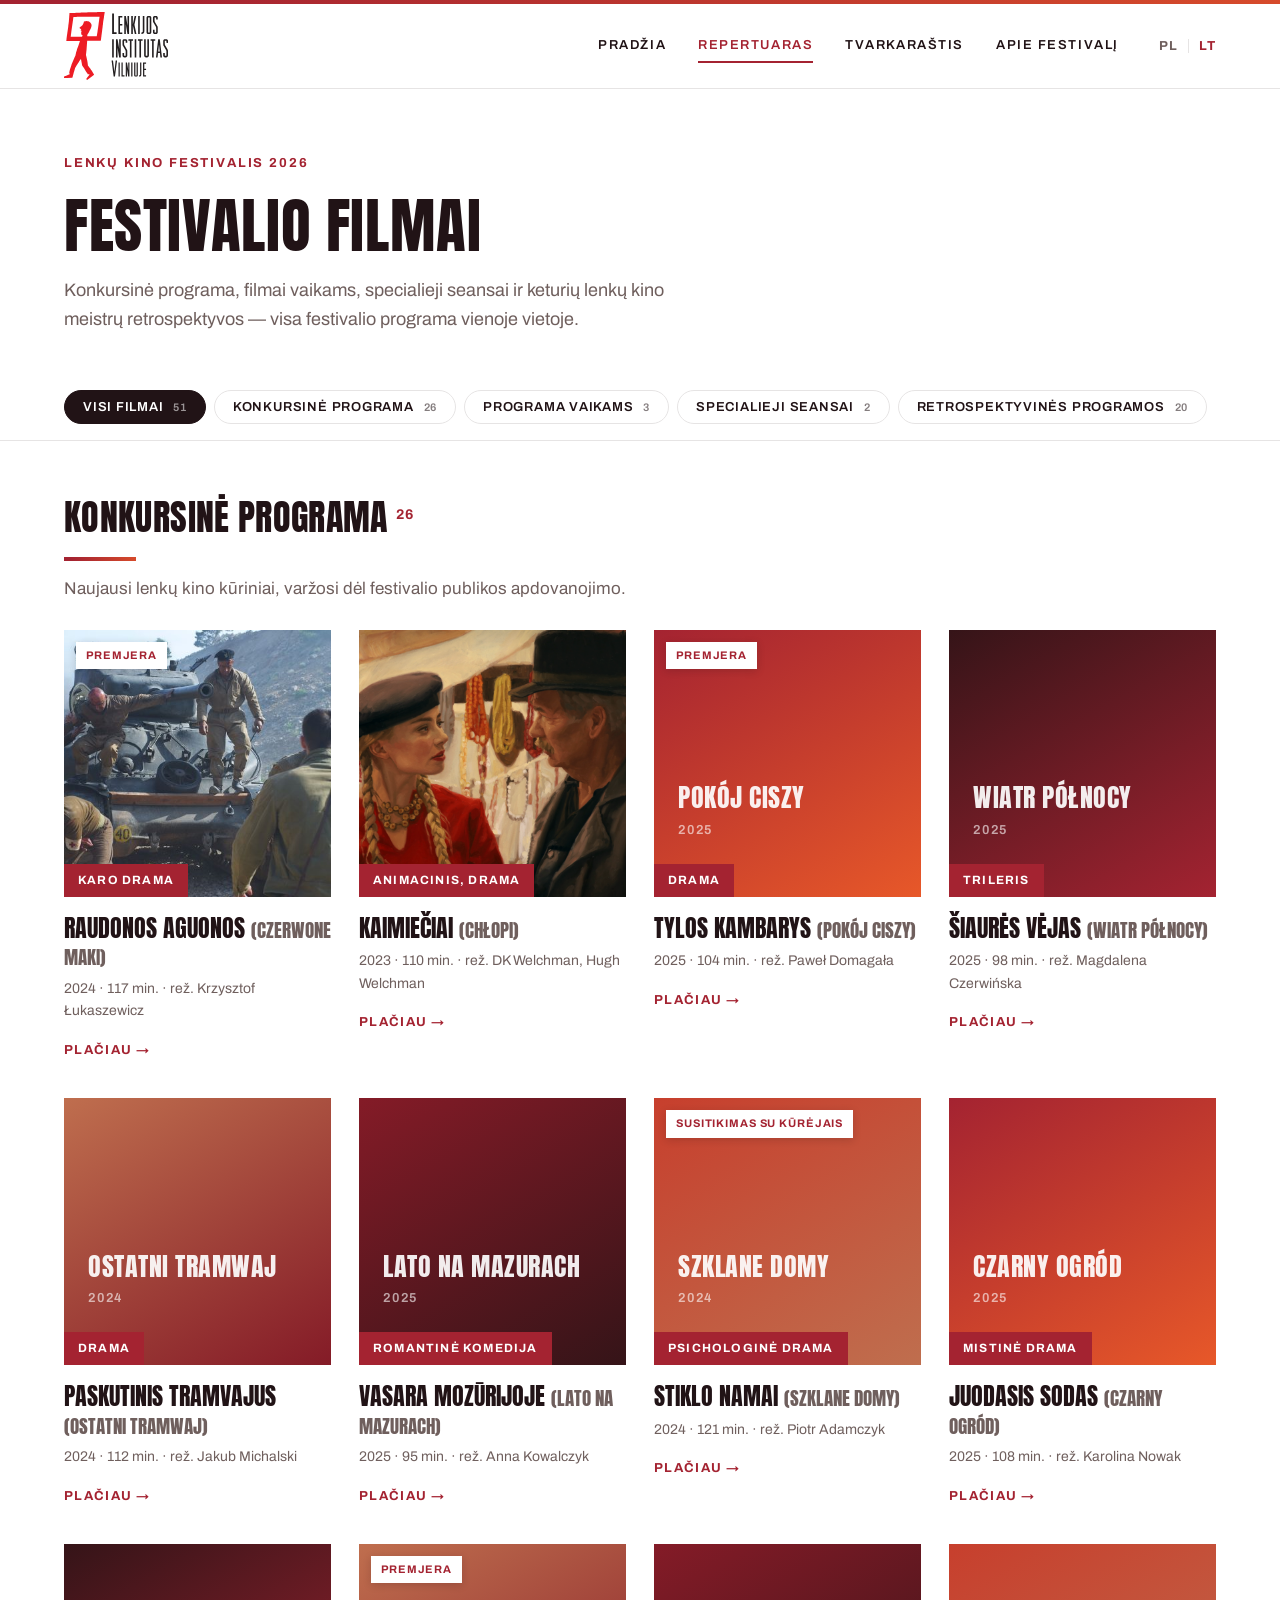
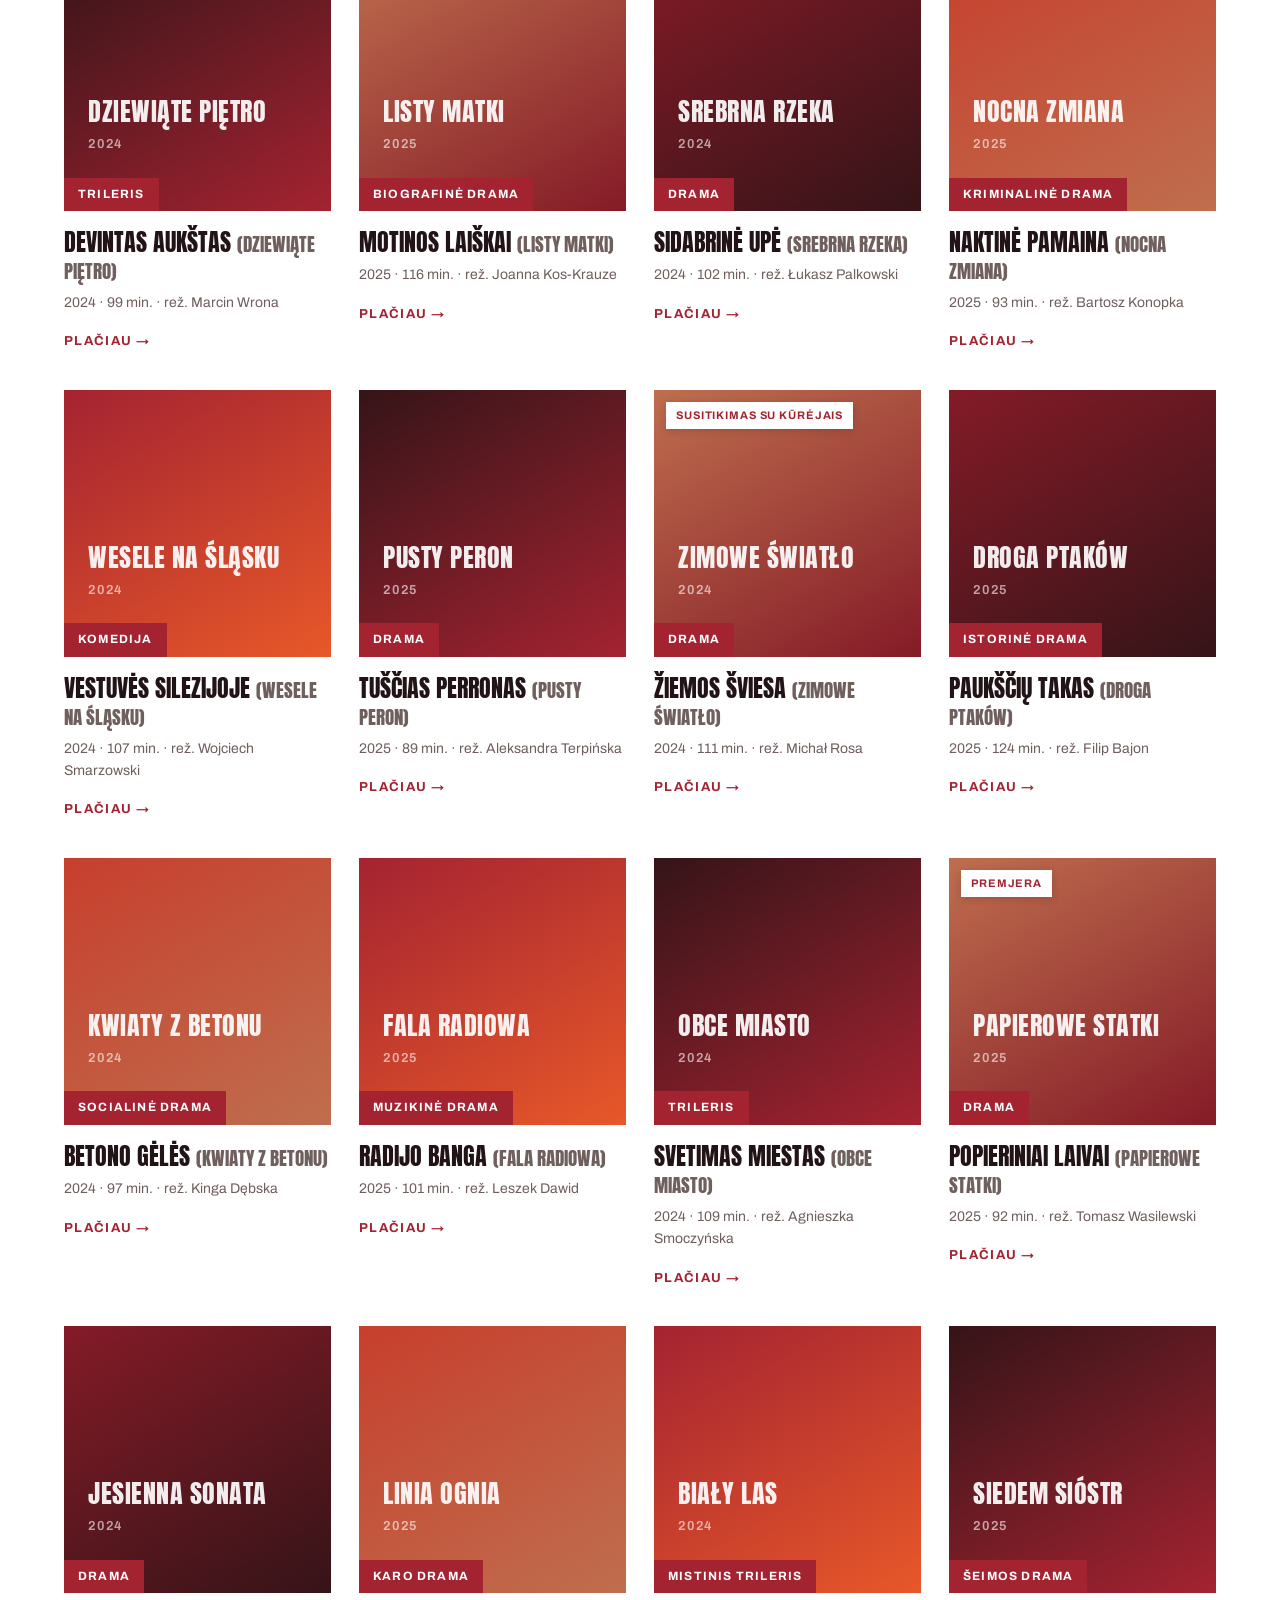
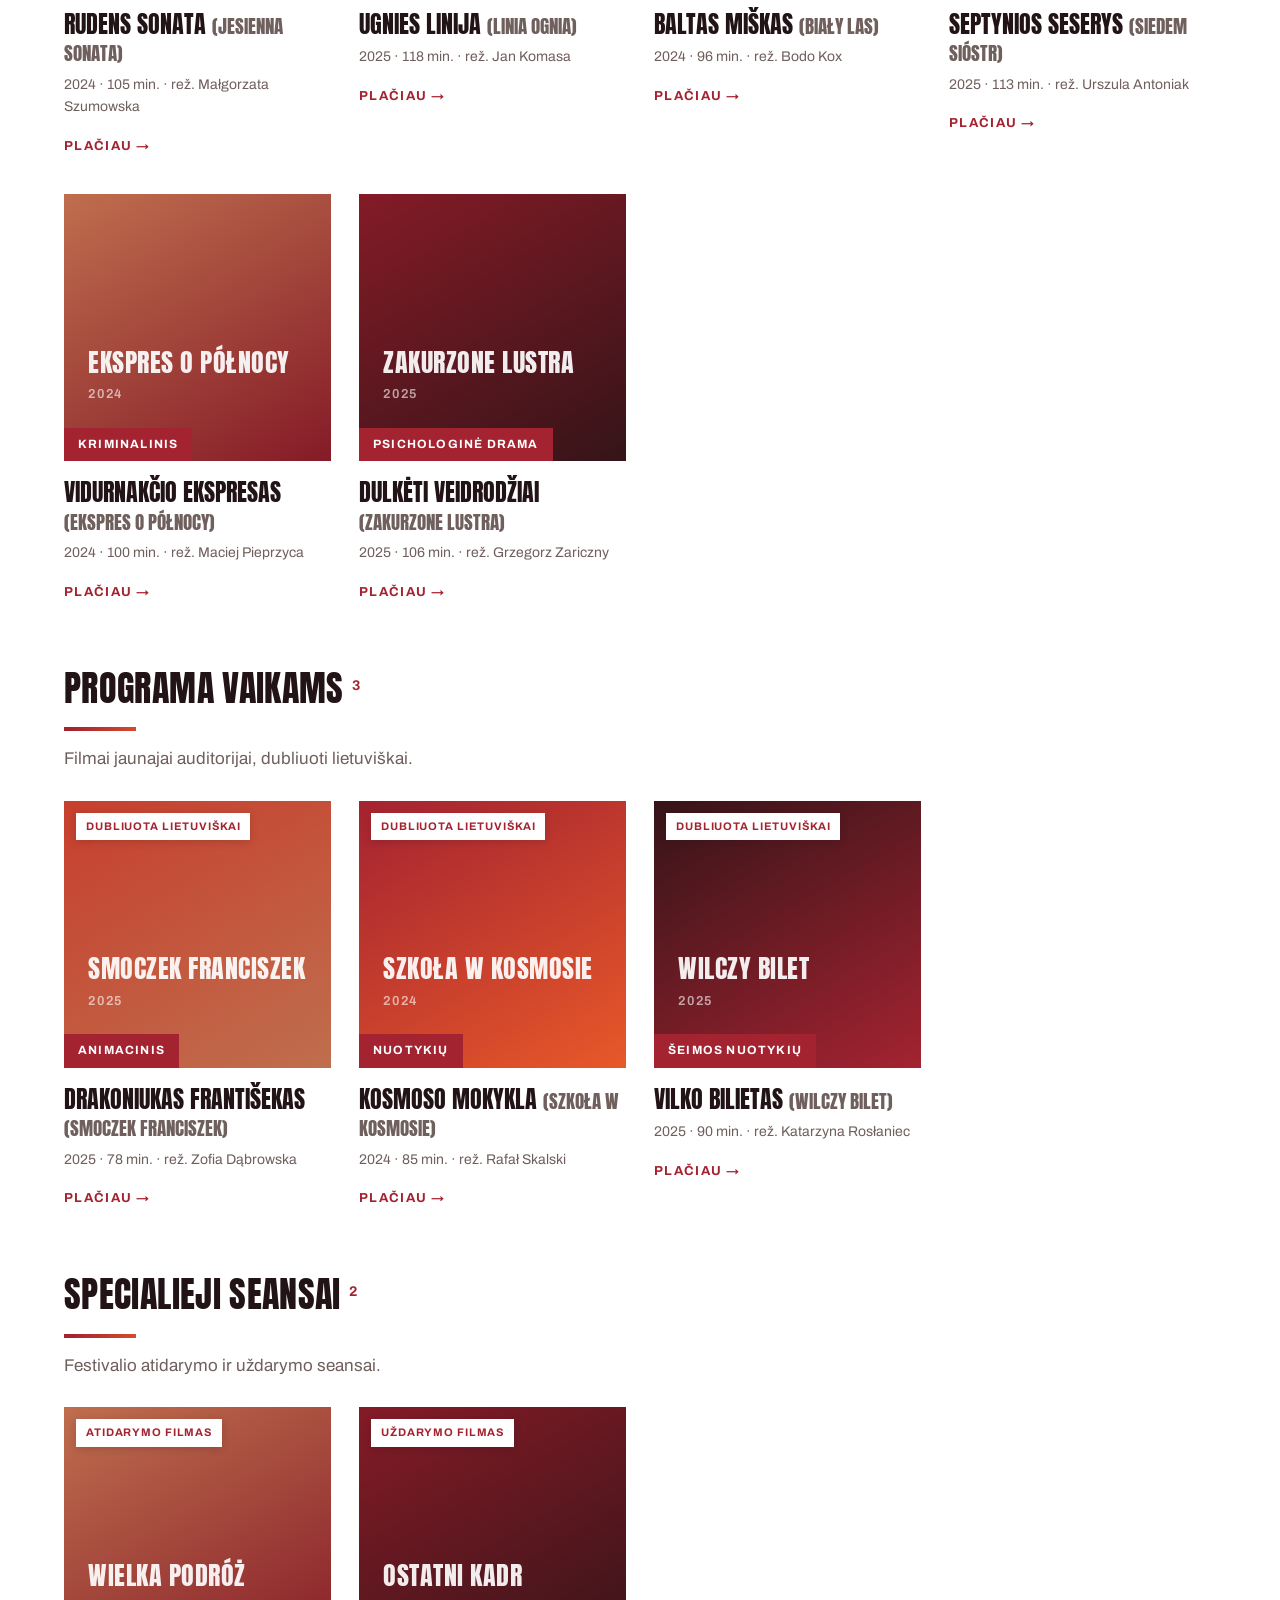
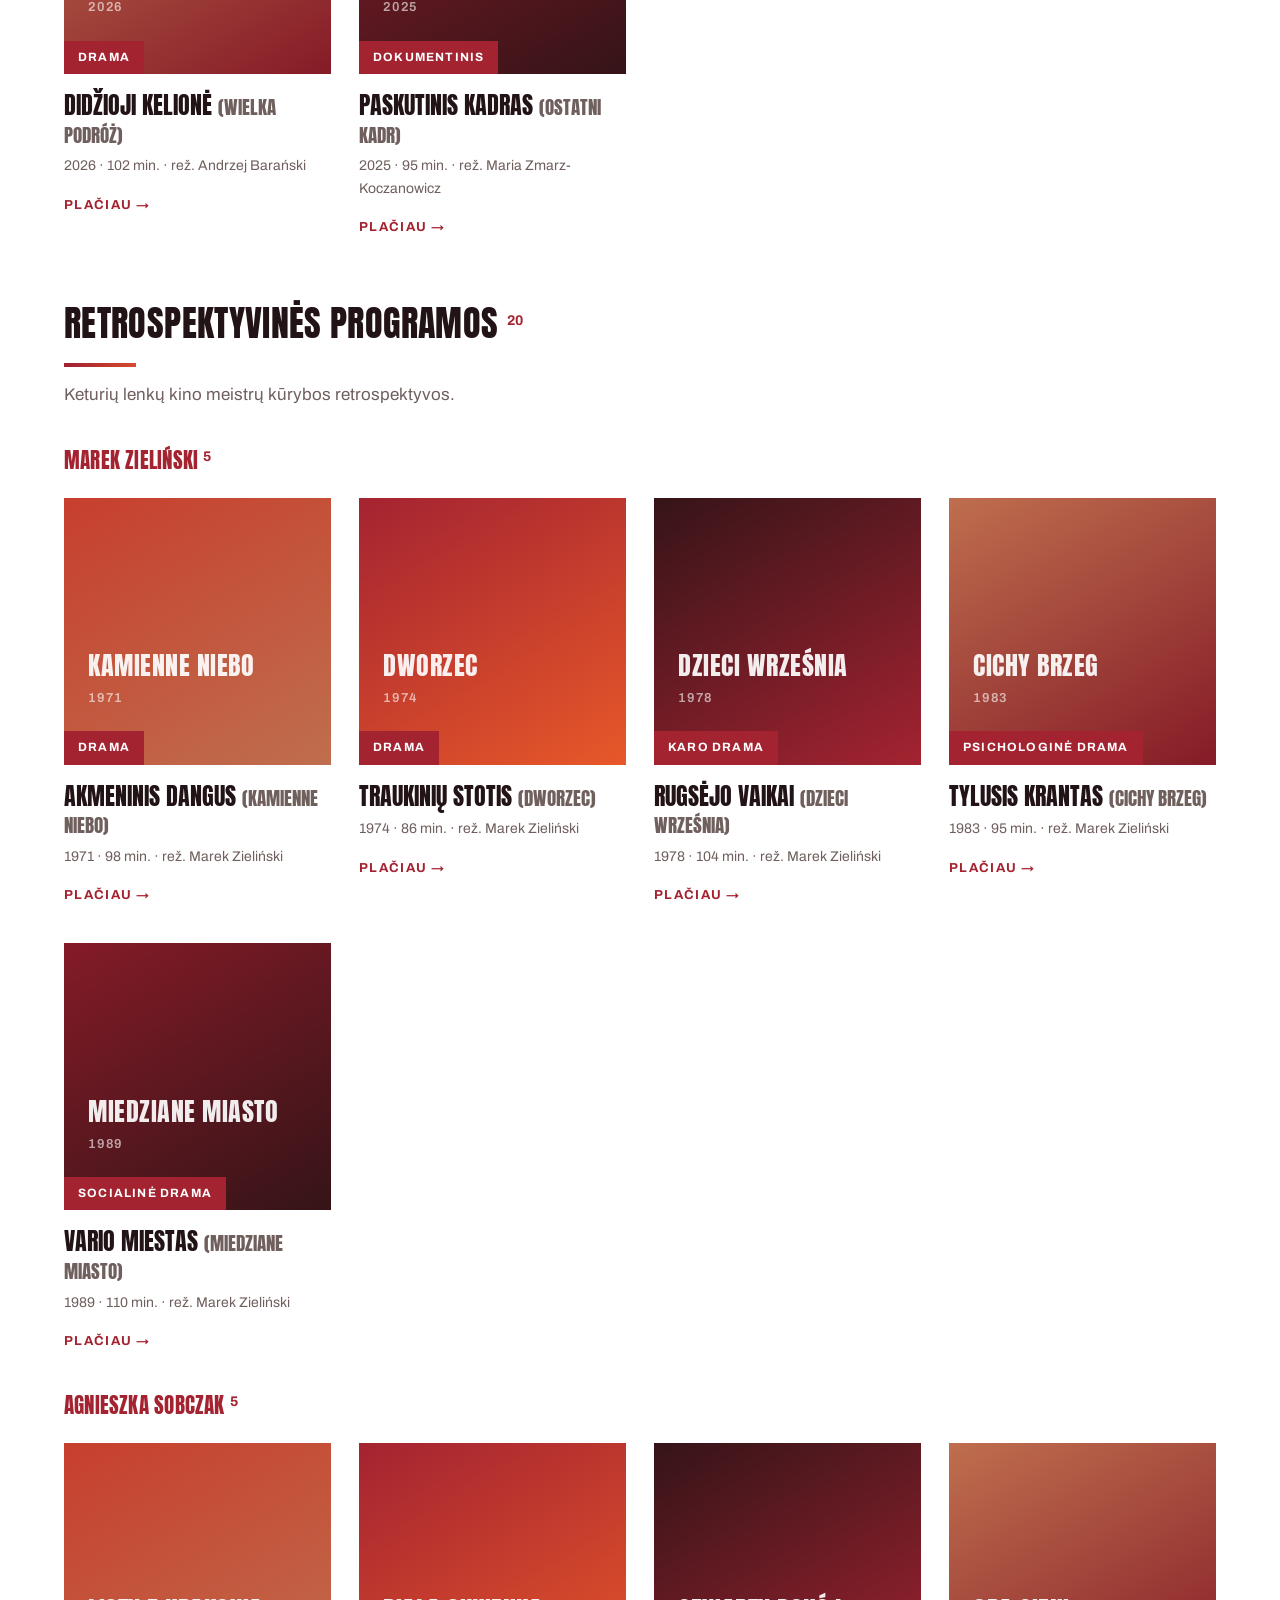
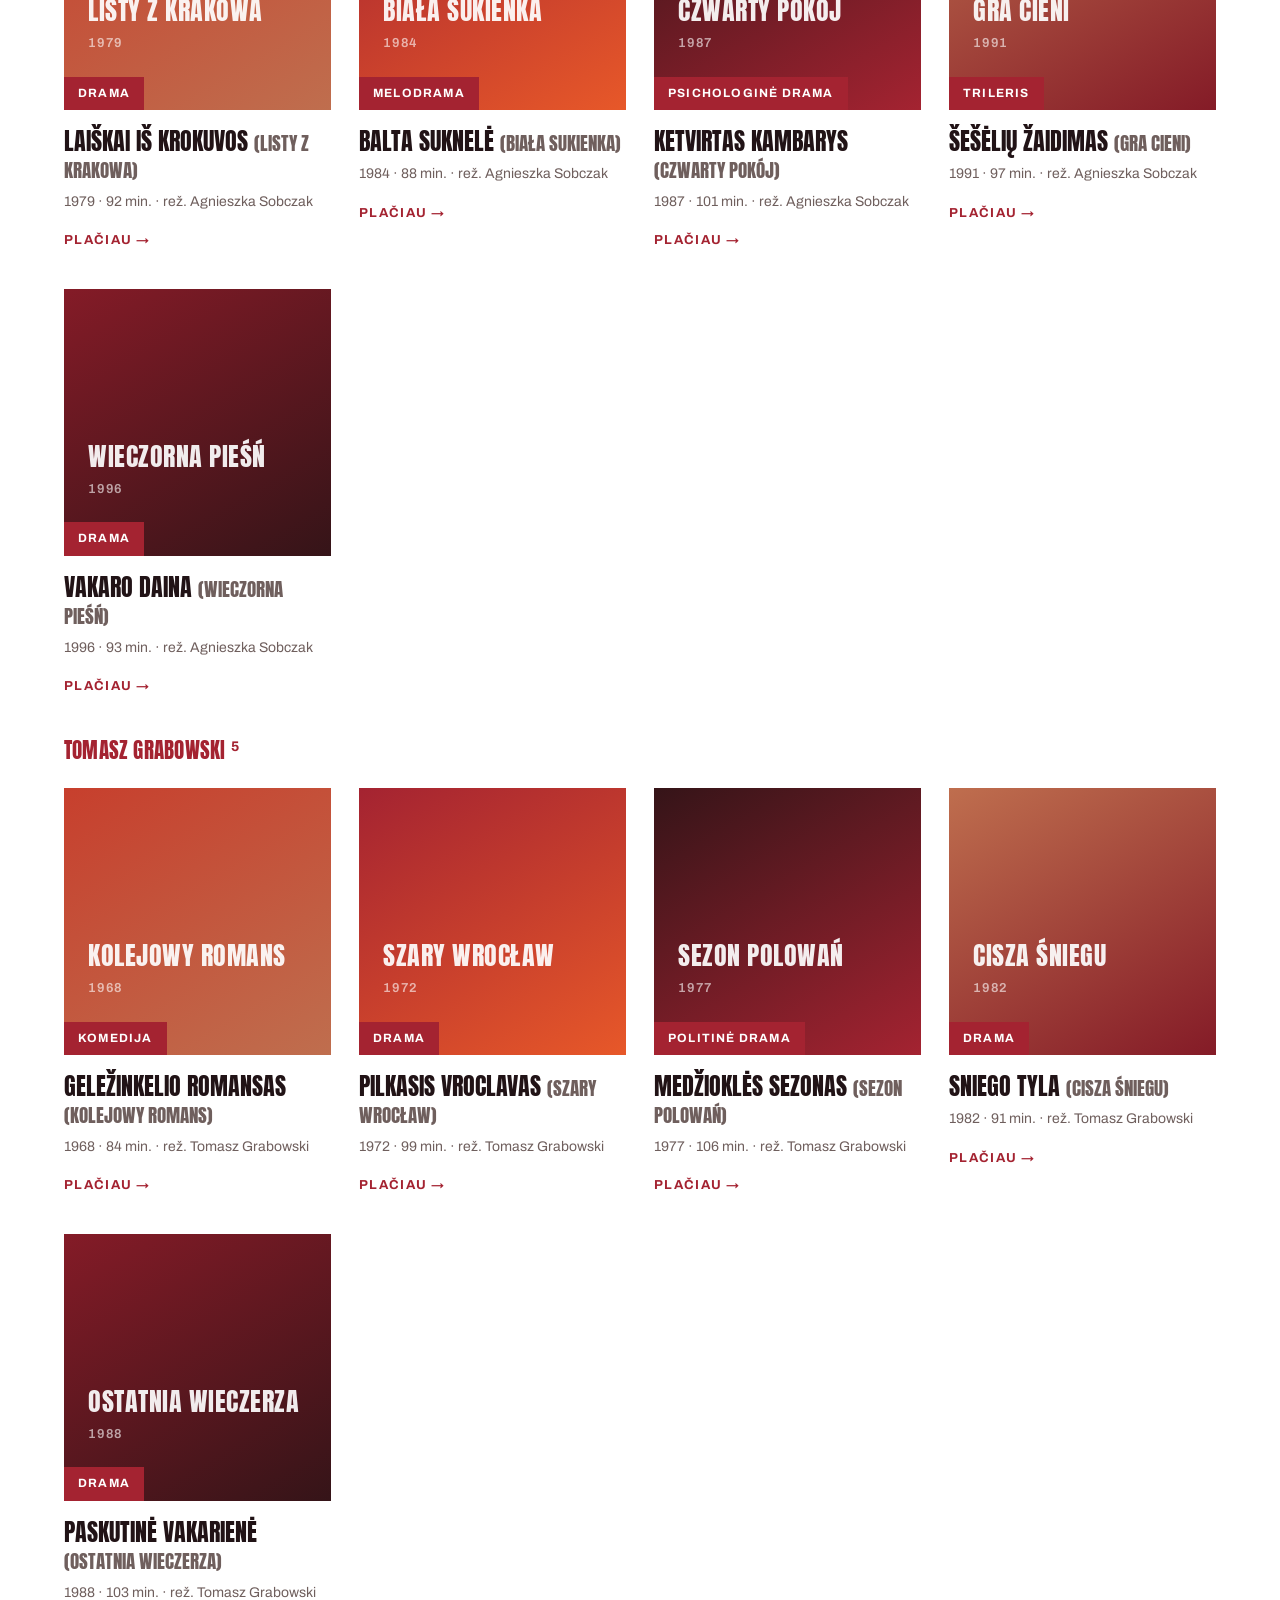
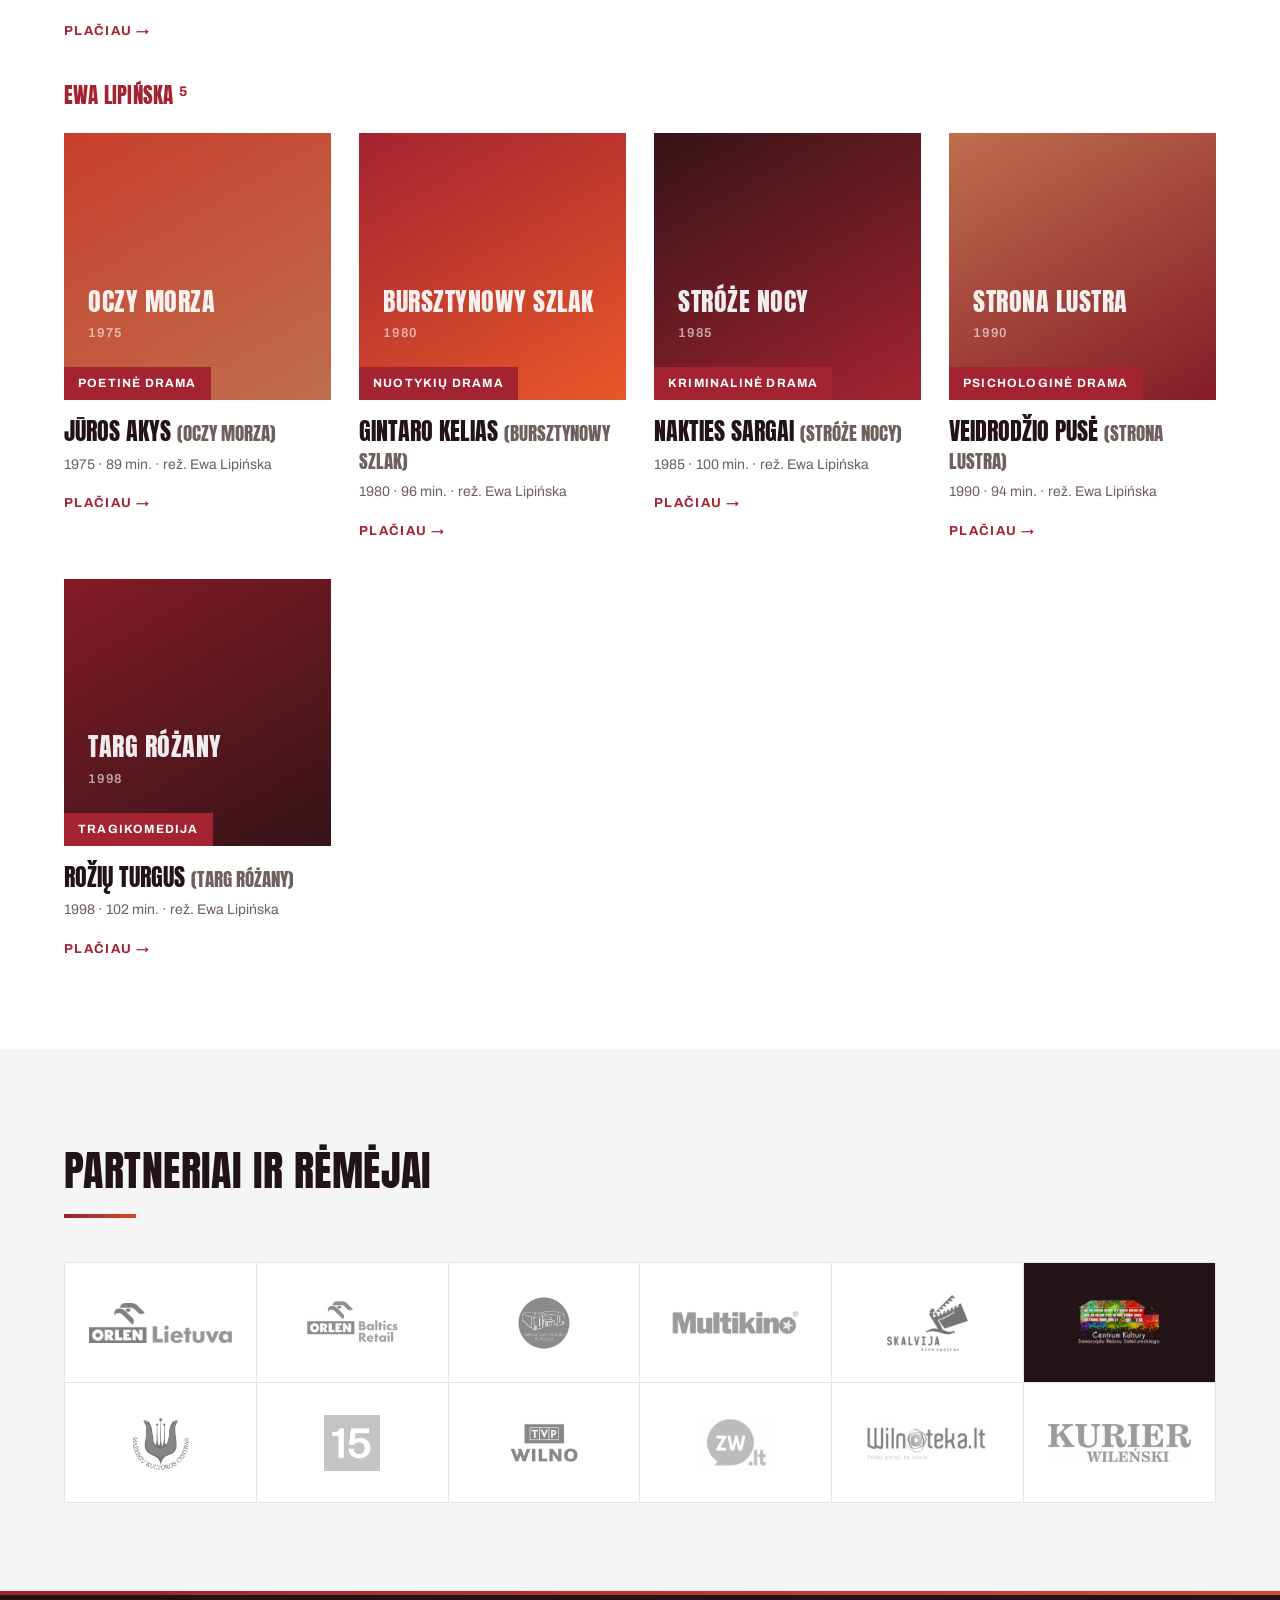
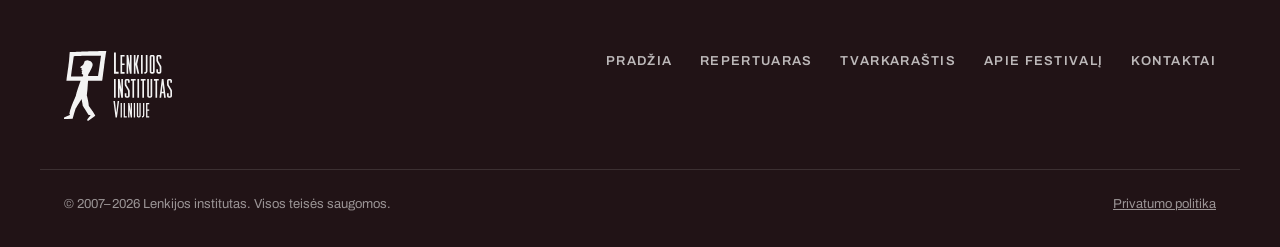
<file: repertuaras.html>
<!DOCTYPE html>
<html lang="lt">
<head>
<meta charset="UTF-8">
<meta name="viewport" content="width=device-width, initial-scale=1">
<title>Repertuaras — Lenkų kino festivalis 2026</title>
<meta name="description" content="Lenkų kino festivalio 2026 repertuaras — 51 filmas: konkursinė programa, programa vaikams, specialieji seansai ir keturių režisierių retrospektyvos.">
<link rel="preconnect" href="https://fonts.googleapis.com">
<link rel="preconnect" href="https://fonts.gstatic.com" crossorigin>
<link href="https://fonts.googleapis.com/css2?family=Anton&family=Archivo:ital,wght@0,400;0,500;0,600;0,700;1,400&display=swap" rel="stylesheet">
<link rel="stylesheet" href="assets/css/style.css?v=10">
</head>
<body>

<header class="site-header" id="top">
    <div class="wrap header-inner">
        <a href="index.html" class="logo" aria-label="Lenkų kinas — pradžia">
            <img src="assets/img/logo-lt.svg" alt="Lenkų kinas" width="124" height="80">
        </a>

        <nav class="main-nav" id="main-nav" aria-label="Pagrindinė navigacija">
            <a href="index.html">Pradžia</a>
            <a href="repertuaras.html" class="is-active" aria-current="page">Repertuaras</a>
            <a href="tvarkarastis.html">Tvarkaraštis</a>
            <a href="apie.html">Apie festivalį</a>
        </nav>

        <div class="header-right">
            <div class="lang" aria-label="Kalbos pasirinkimas">
                <a href="https://www.lenkukinas.lt/" lang="pl" hreflang="pl">PL</a>
                <span class="lang-sep" aria-hidden="true"></span>
                <a href="#" class="is-active" lang="lt" hreflang="lt" aria-current="page">LT</a>
            </div>
            <button class="nav-toggle" id="nav-toggle" aria-expanded="false" aria-controls="main-nav" aria-label="Meniu">
                <span></span><span></span><span></span>
            </button>
        </div>
    </div>
</header>

<main>

    <!-- INTRO -->
    <section class="page-hero">
        <div class="wrap">
            <p class="eyebrow">Lenkų kino festivalis 2026</p>
            <h1>Festivalio filmai</h1>
            <p class="lead">Konkursinė programa, filmai vaikams, specialieji seansai ir keturių lenkų kino meistrų retrospektyvos — visa festivalio programa vienoje vietoje.</p>
        </div>
    </section>

    <!-- FILTRAS -->
    <div class="filters" id="filters">
        <div class="wrap">
            <nav class="city-filter" id="program-filter" aria-label="Filtruoti pagal programą"></nav>
            <nav class="subfilter" id="author-filter" aria-label="Filtruoti pagal režisierių" hidden>
                <span class="subfilter-label">Režisierius:</span>
            </nav>
        </div>
    </div>

    <!-- FILMŲ SĄRAŠAS -->
    <section class="section repertoire">
        <div class="wrap" id="film-list"></div>
    </section>

</main>

<!-- PARTNERIAI -->
<section class="section section-alt" id="partneriai">
    <div class="wrap">
        <div class="section-head">
            <h2>Partneriai ir rėmėjai</h2>
        </div>
        <div class="partners">
            <a class="partner" href="https://www.orlenlietuva.lt" target="_blank" rel="noopener"><img src="assets/img/partner-orlen-lietuva.png" alt="Orlen Lietuva" loading="lazy"></a>
            <a class="partner" href="https://www.orlen.lt" target="_blank" rel="noopener"><img src="assets/img/partner-orlen-baltic.jpg" alt="Orlen Baltic Retail" loading="lazy"></a>
            <a class="partner" href="https://www.polskidom.lt" target="_blank" rel="noopener"><img src="assets/img/partner-dkp.png" alt="Dom Kultury Polskiej w Wilnie" loading="lazy"></a>
            <a class="partner" href="https://multikino.lt" target="_blank" rel="noopener"><img src="assets/img/partner-multikino.png" alt="Multikino" loading="lazy"></a>
            <a class="partner" href="https://skalvija.lt" target="_blank" rel="noopener"><img src="assets/img/partner-skalvija.png" alt="Kino centras Skalvija" loading="lazy"></a>
            <a class="partner partner-dark" href="https://salcininkaikultura.lt" target="_blank" rel="noopener"><img src="assets/img/partner-kc.png" alt="Šalčininkų rajono savivaldybės kultūros centras" loading="lazy"></a>
            <a class="partner" href="https://www.mazeikiai.lt" target="_blank" rel="noopener"><img src="assets/img/partner-mazeikiai.jpg" alt="Mažeikių rajono savivaldybė" loading="lazy"></a>
            <a class="partner" href="https://www.15min.lt" target="_blank" rel="noopener"><img src="assets/img/partner-15min.png" alt="15min" loading="lazy"></a>
            <a class="partner" href="https://wilno.tvp.pl" target="_blank" rel="noopener"><img src="assets/img/partner-tvp.jpg" alt="TVP Wilno" loading="lazy"></a>
            <a class="partner" href="https://zw.lt" target="_blank" rel="noopener"><img src="assets/img/partner-zw.png" alt="zw.lt" loading="lazy"></a>
            <a class="partner" href="https://www.wilnoteka.lt" target="_blank" rel="noopener"><img src="assets/img/partner-wilnoteka.jpg" alt="Wilnoteka" loading="lazy"></a>
            <a class="partner" href="https://kurierwilenski.lt" target="_blank" rel="noopener"><img src="assets/img/partner-kw.png" alt="Kurier Wileński" loading="lazy"></a>
        </div>
    </div>
</section>

<footer class="site-footer">
    <div class="wrap footer-inner">
        <a href="index.html" class="footer-logo" aria-label="Lenkų kinas — pradžia">
            <img src="assets/img/logo-lt.svg" alt="Lenkų kinas" width="124" height="80">
        </a>
        <nav class="footer-nav" aria-label="Footer navigacija">
            <a href="index.html">Pradžia</a>
            <a href="repertuaras.html">Repertuaras</a>
            <a href="tvarkarastis.html">Tvarkaraštis</a>
            <a href="apie.html">Apie festivalį</a>
            <a href="apie.html#kontaktai">Kontaktai</a>
        </nav>
    </div>
    <div class="wrap footer-bottom">
        <p>© 2007–2026 Lenkijos institutas. Visos teisės saugomos.</p>
        <a href="#">Privatumo politika</a>
    </div>
</footer>

<script src="assets/data/films.js?v=10"></script>
<script src="assets/js/main.js?v=10"></script>
<script src="assets/js/repertuaras.js?v=10"></script>
</body>
</html>
</file>
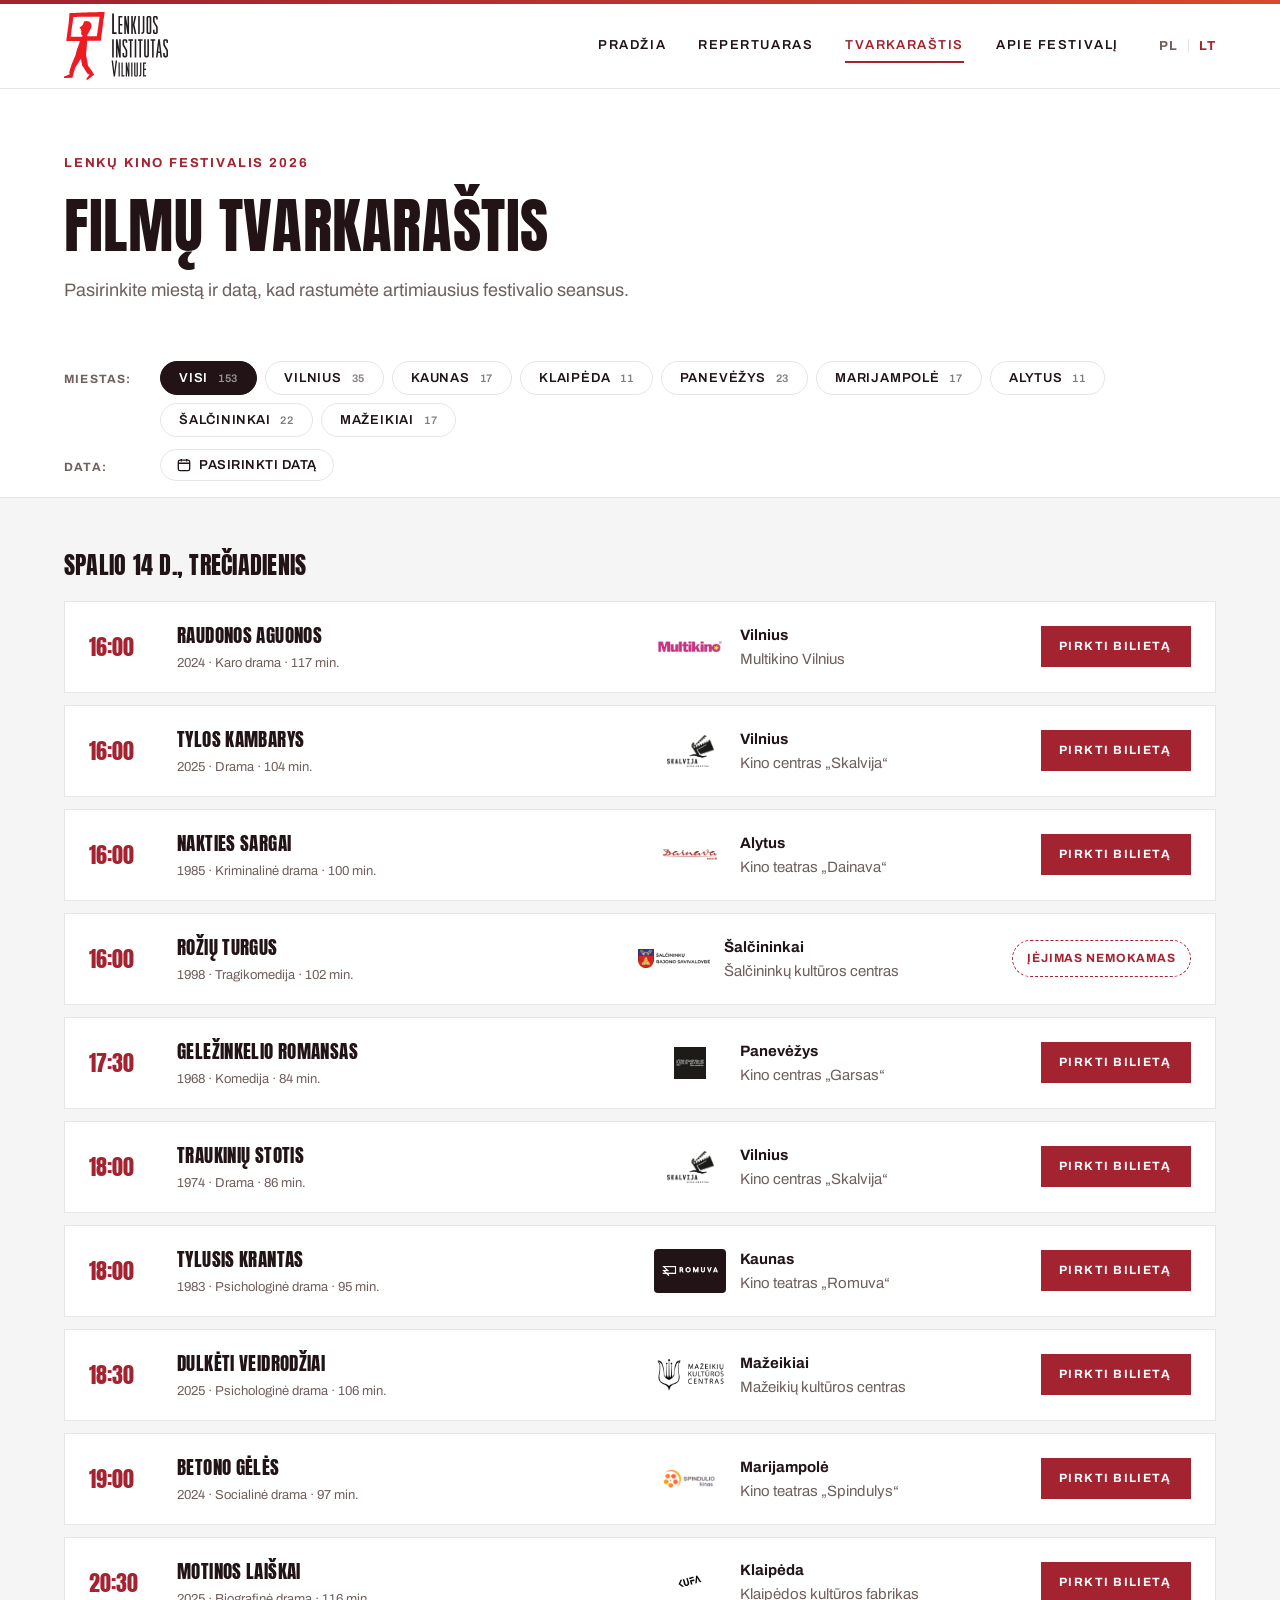
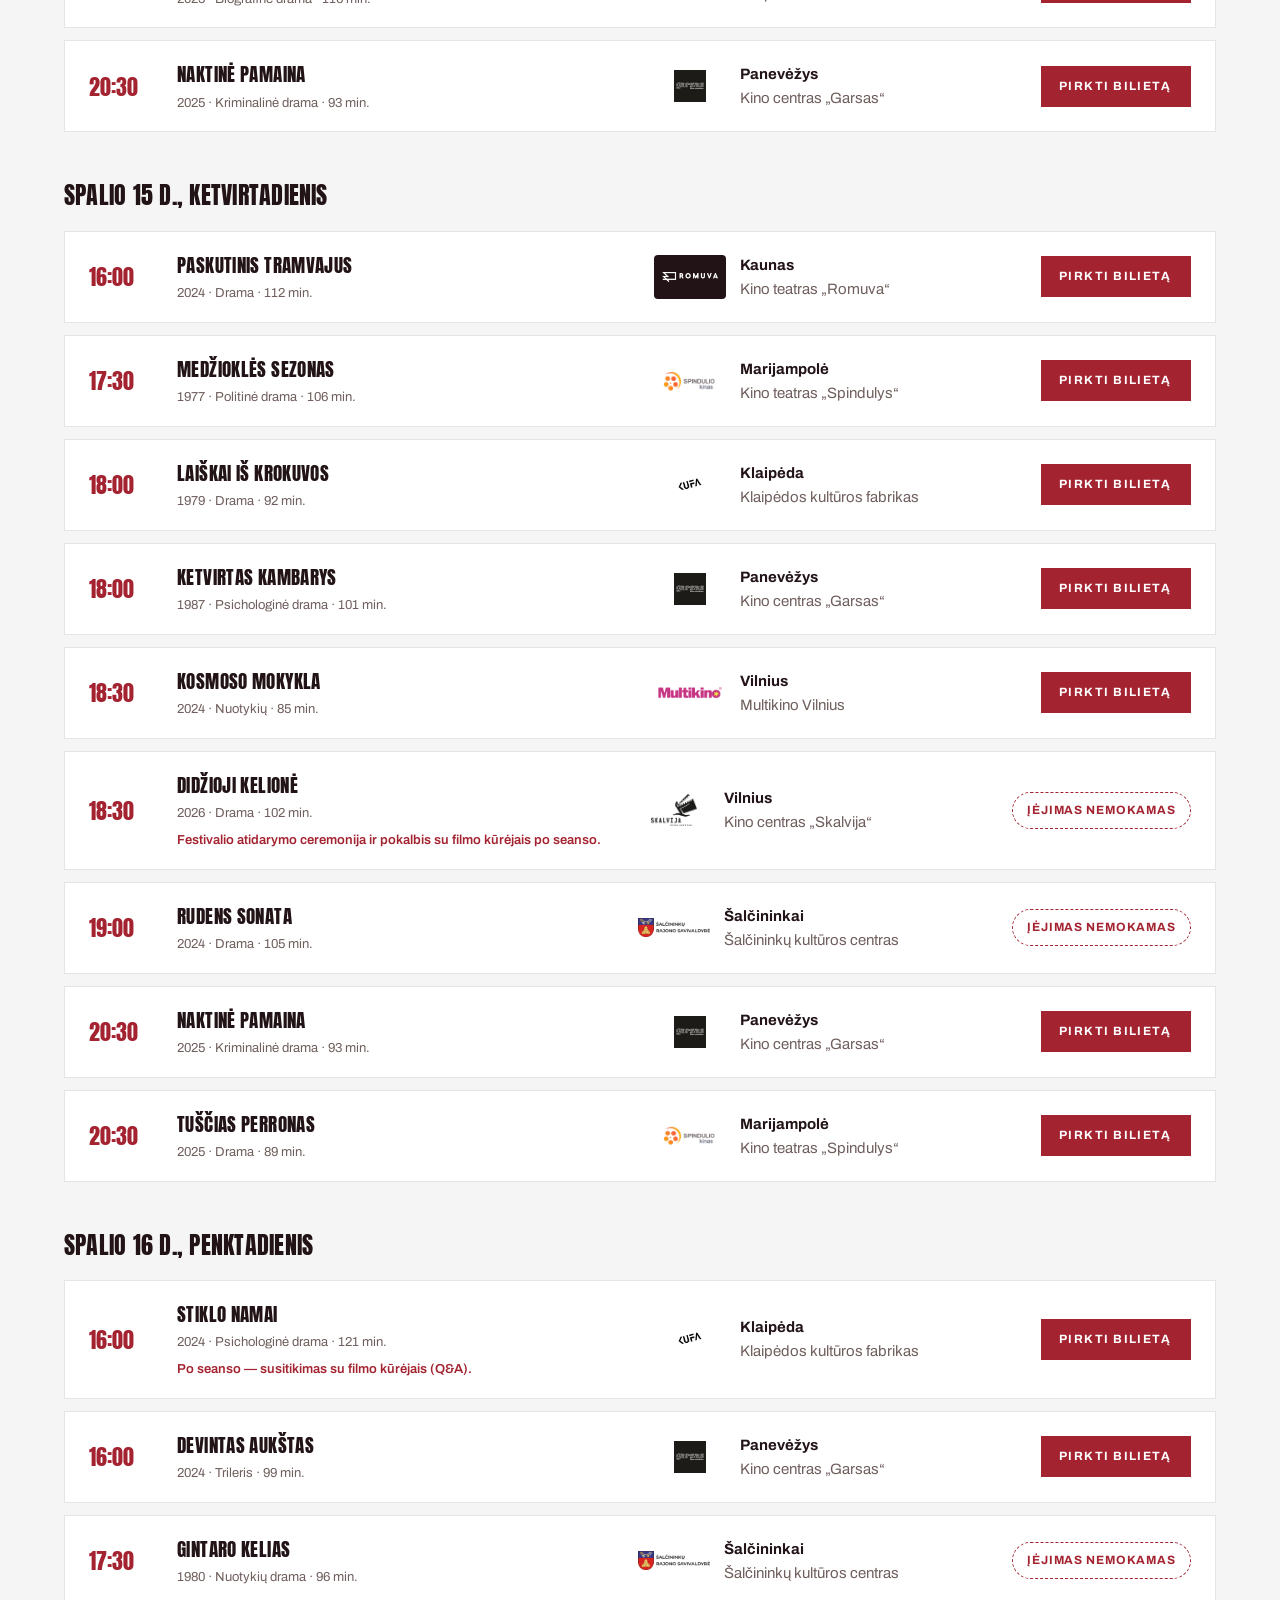
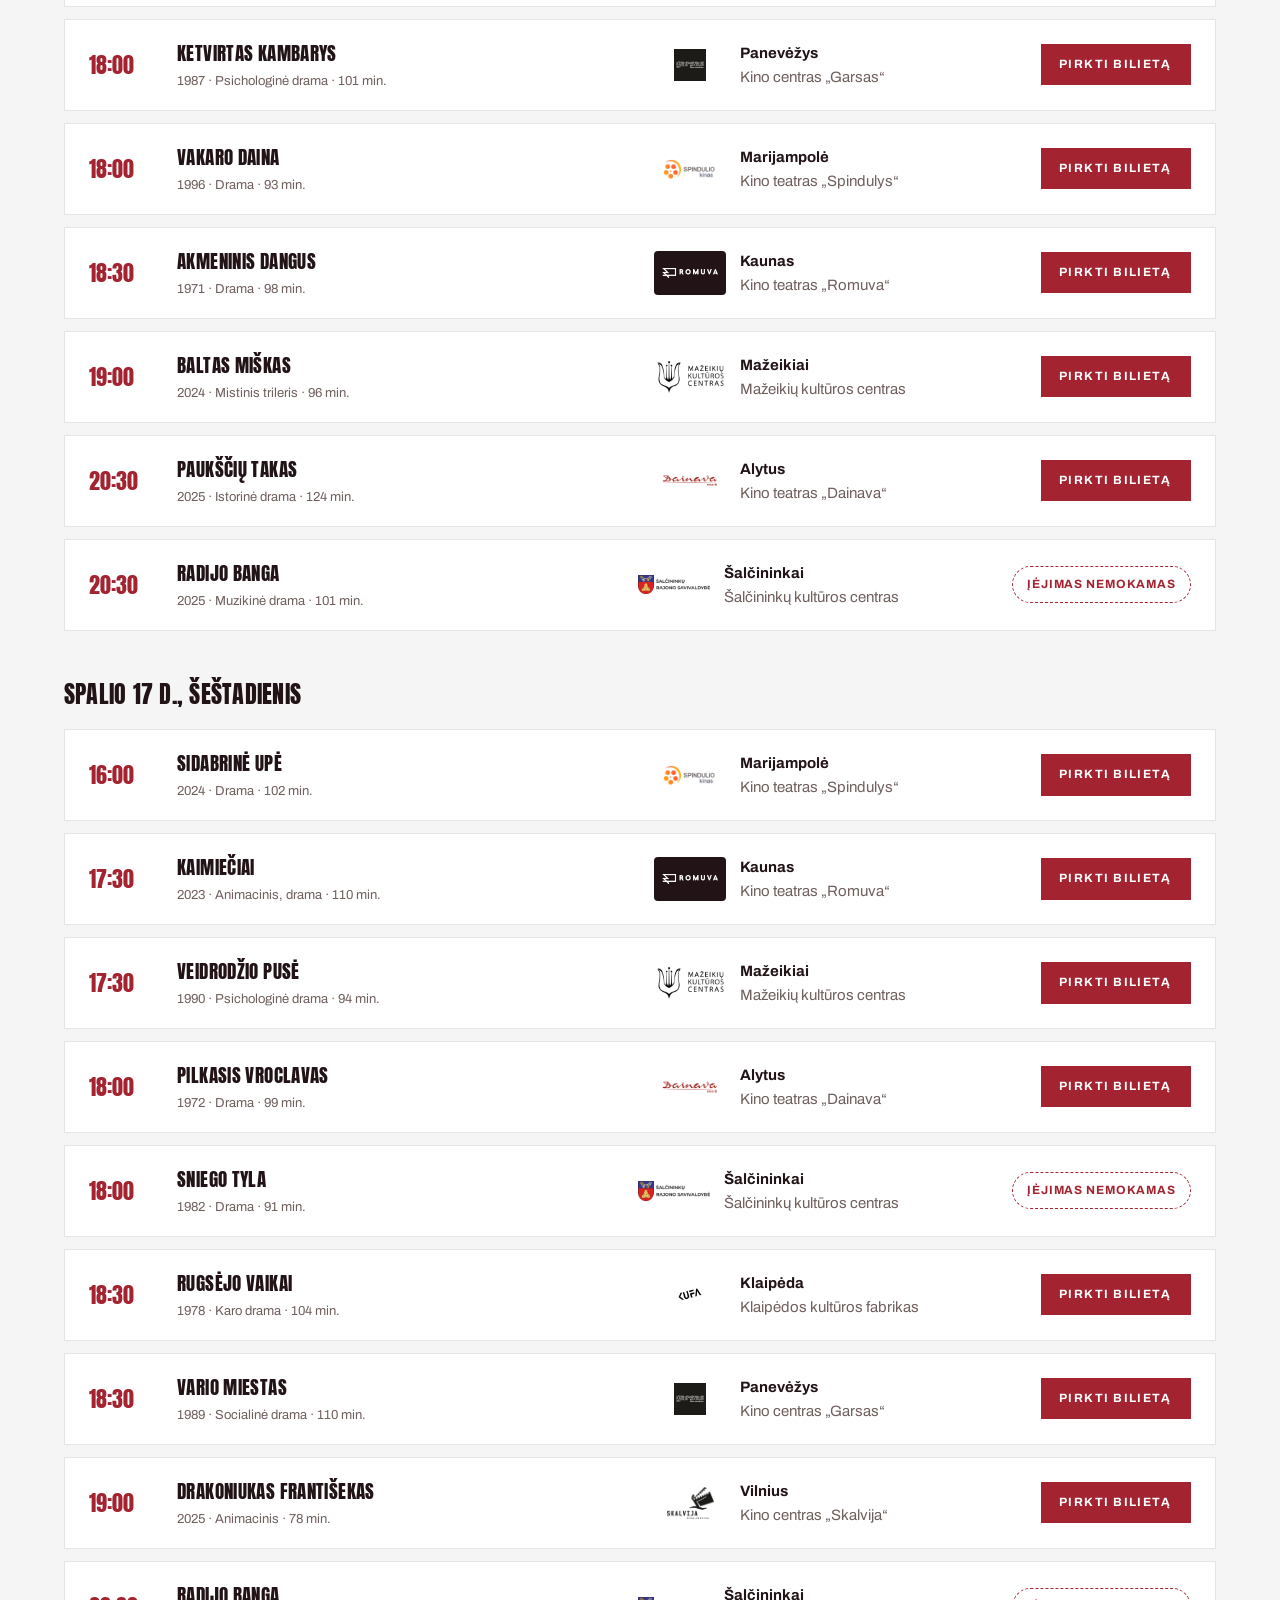
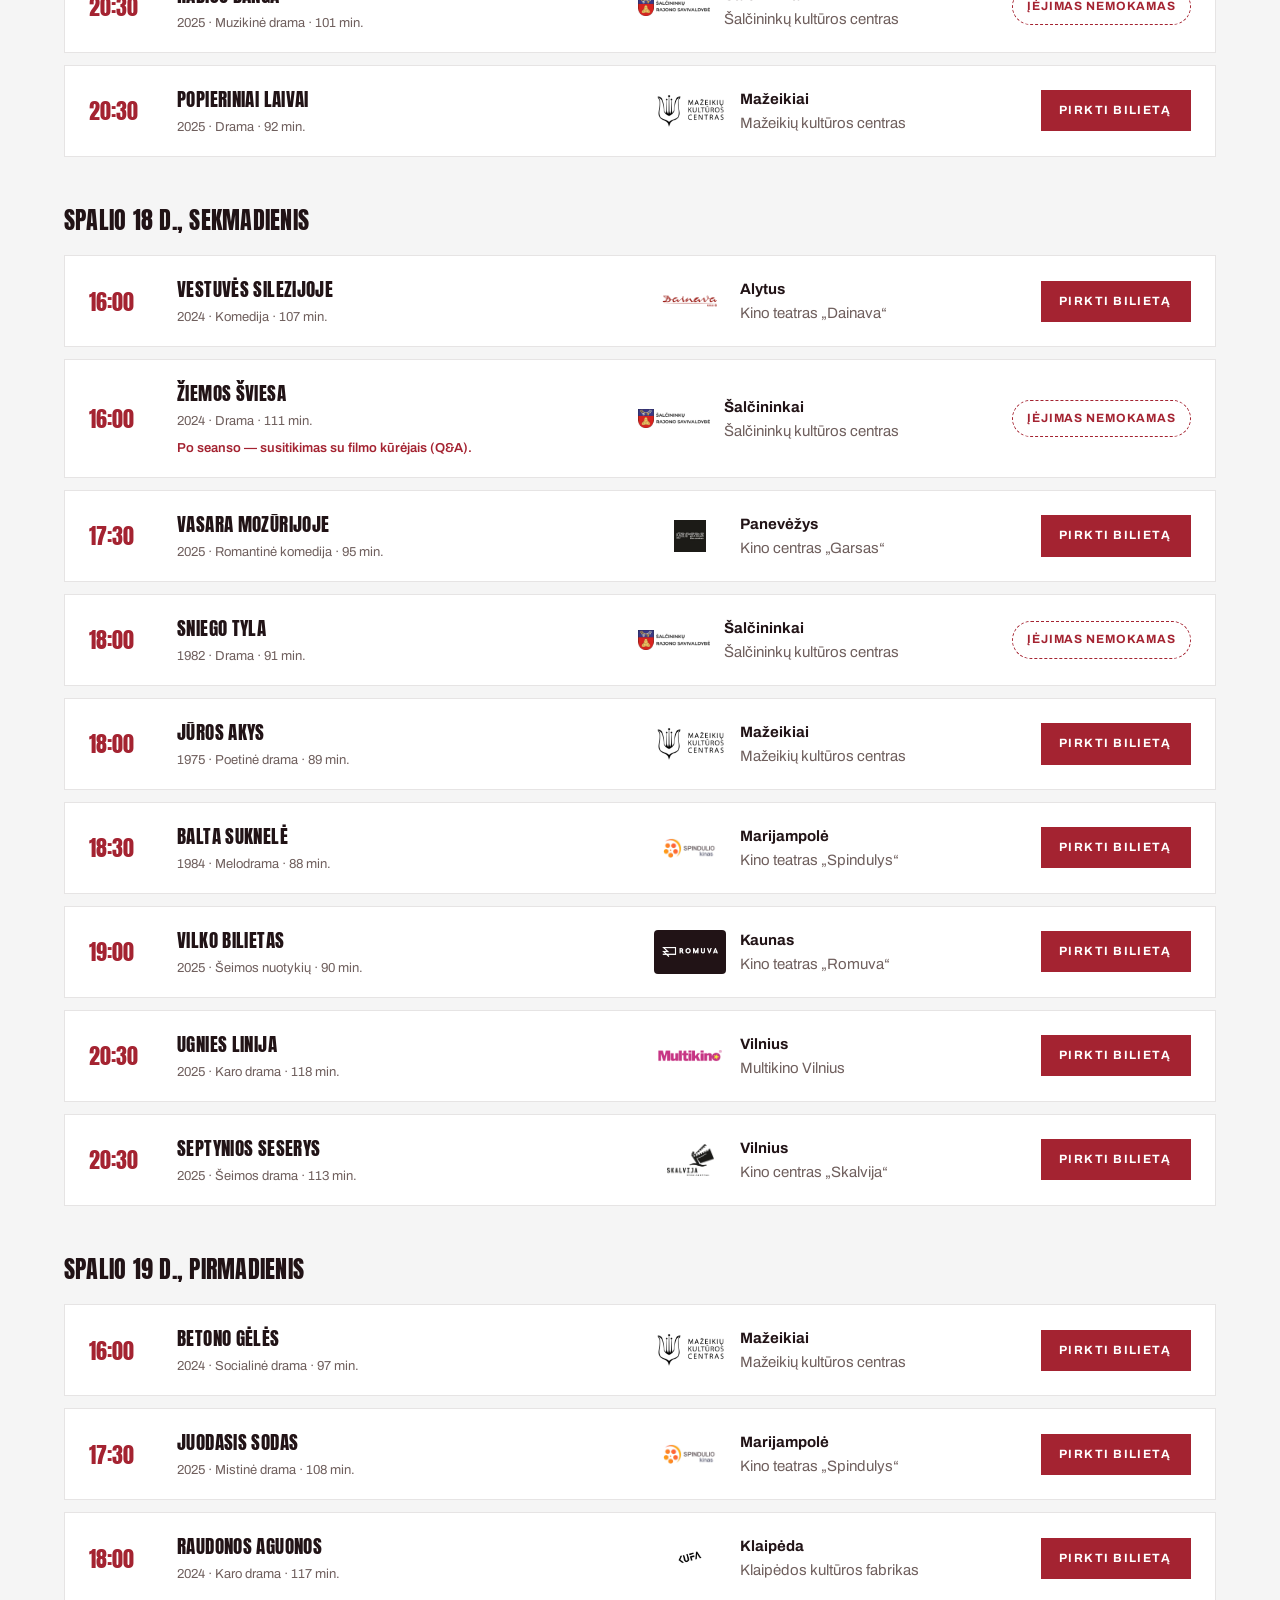
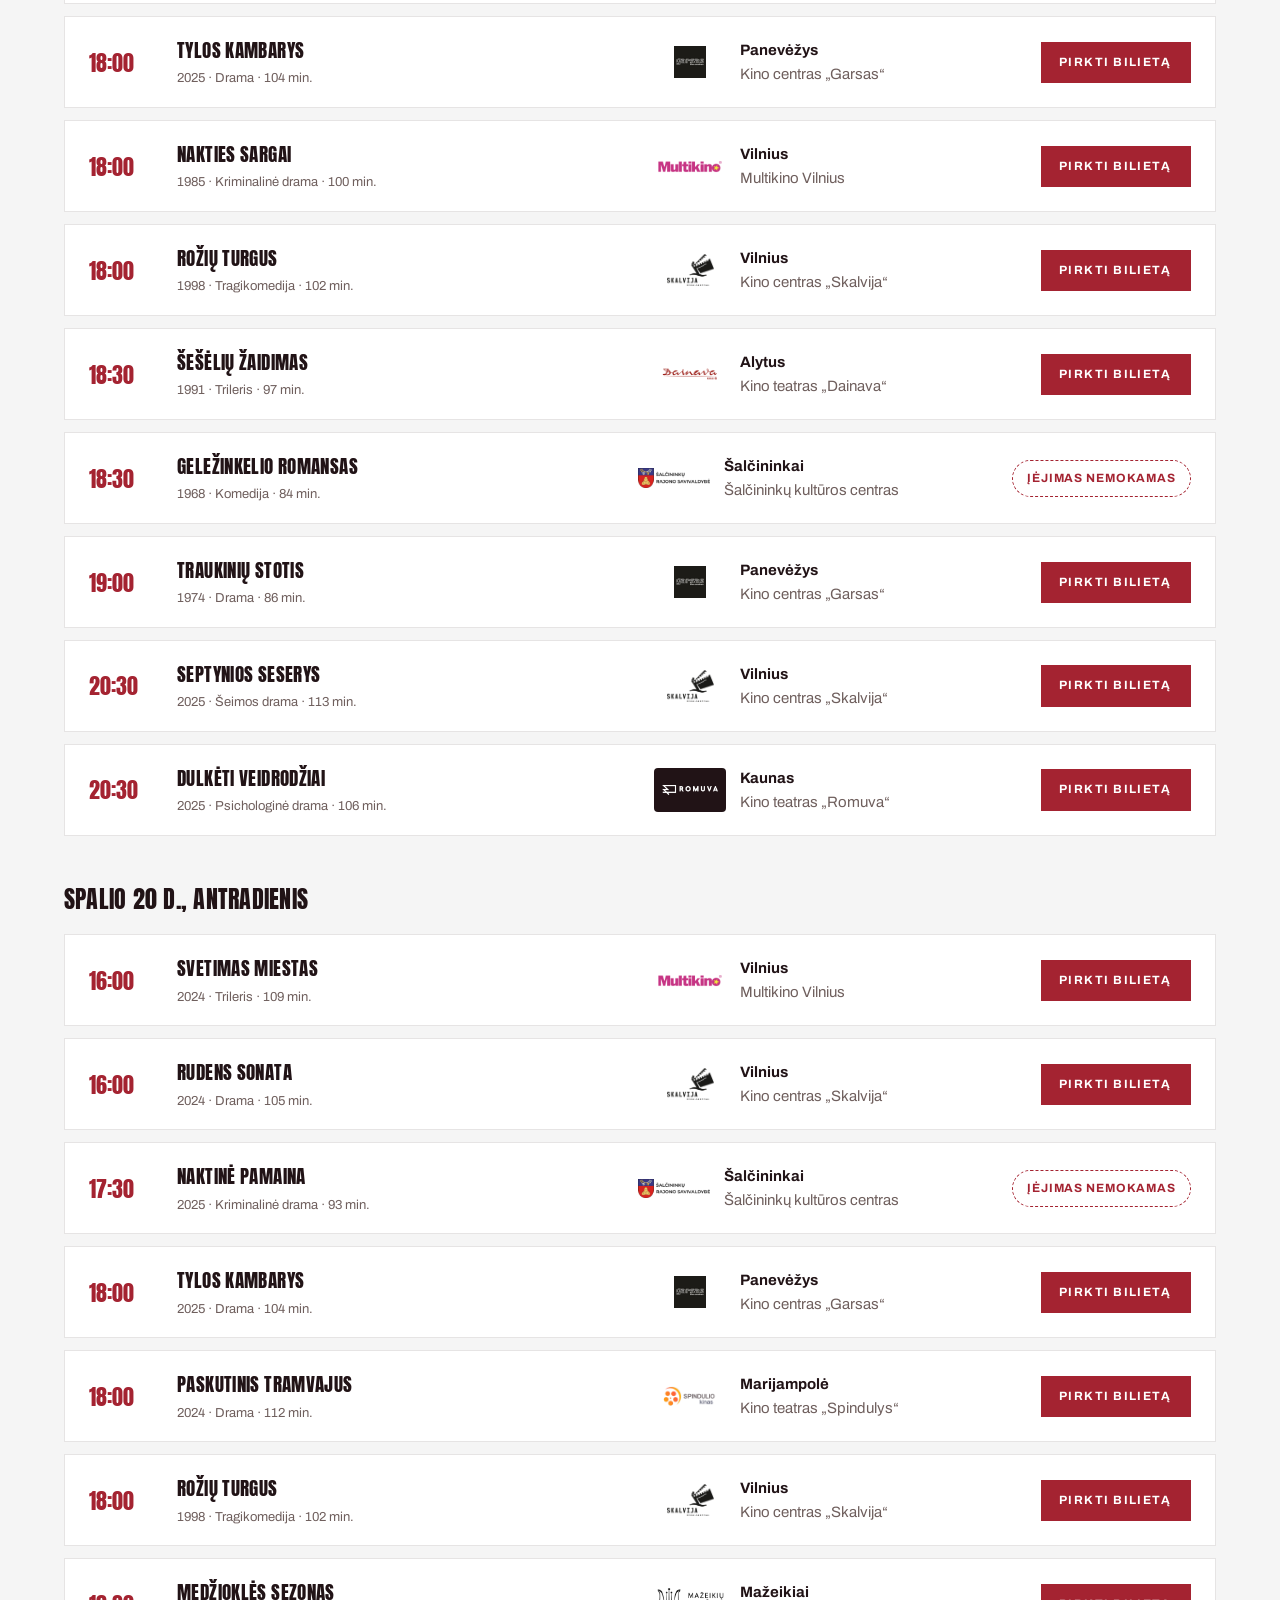
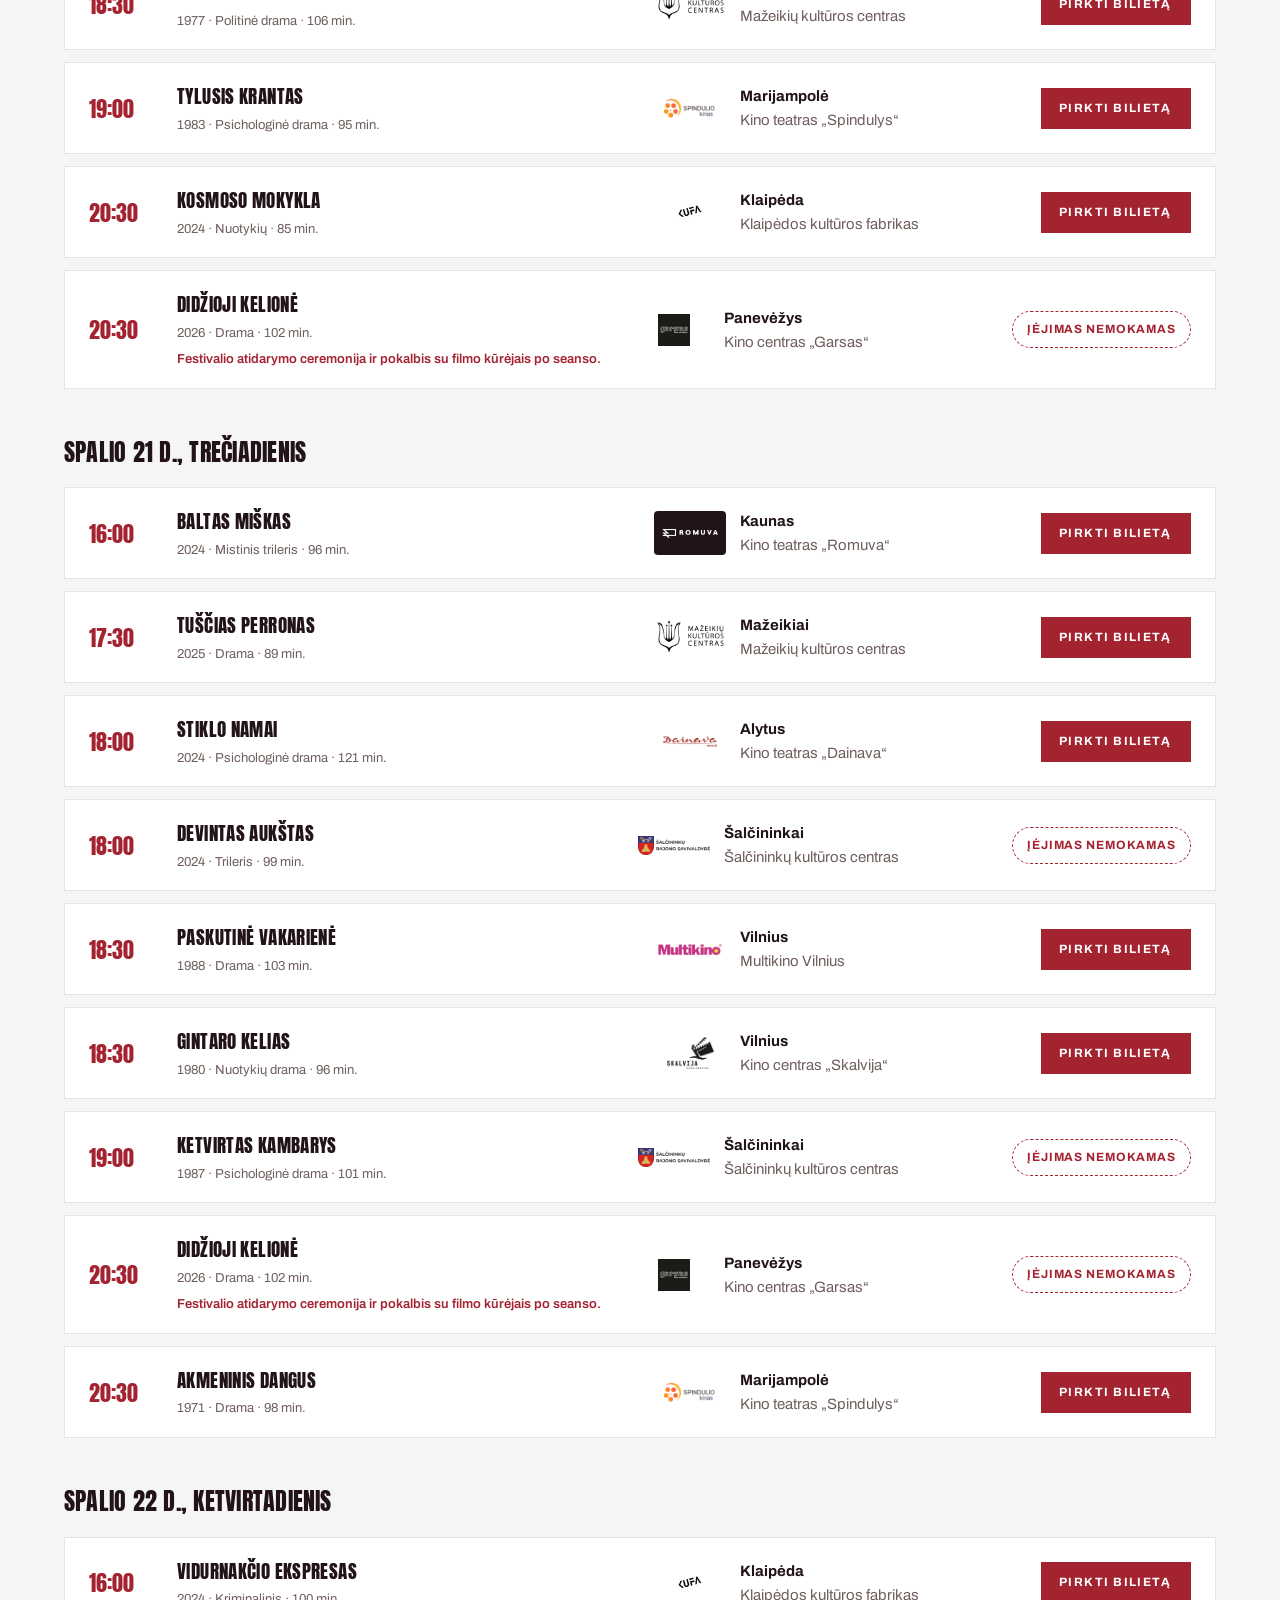
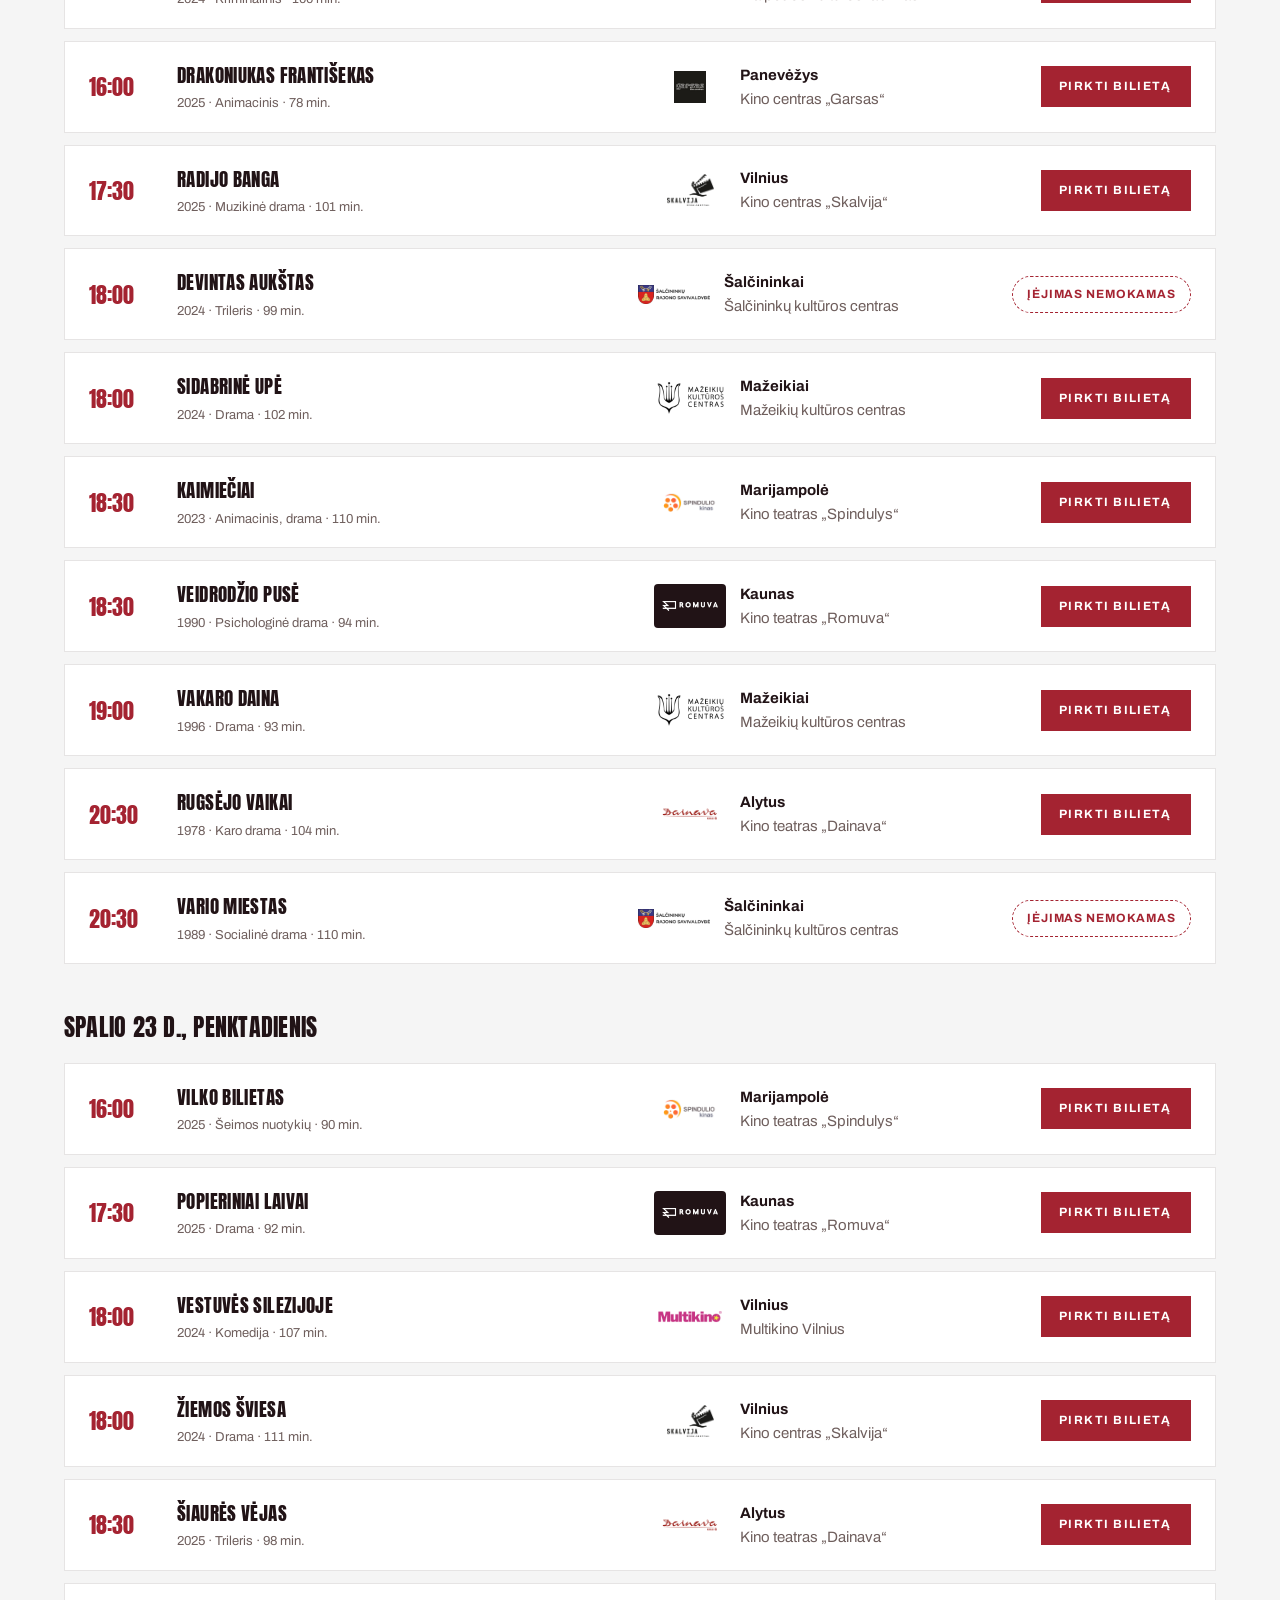
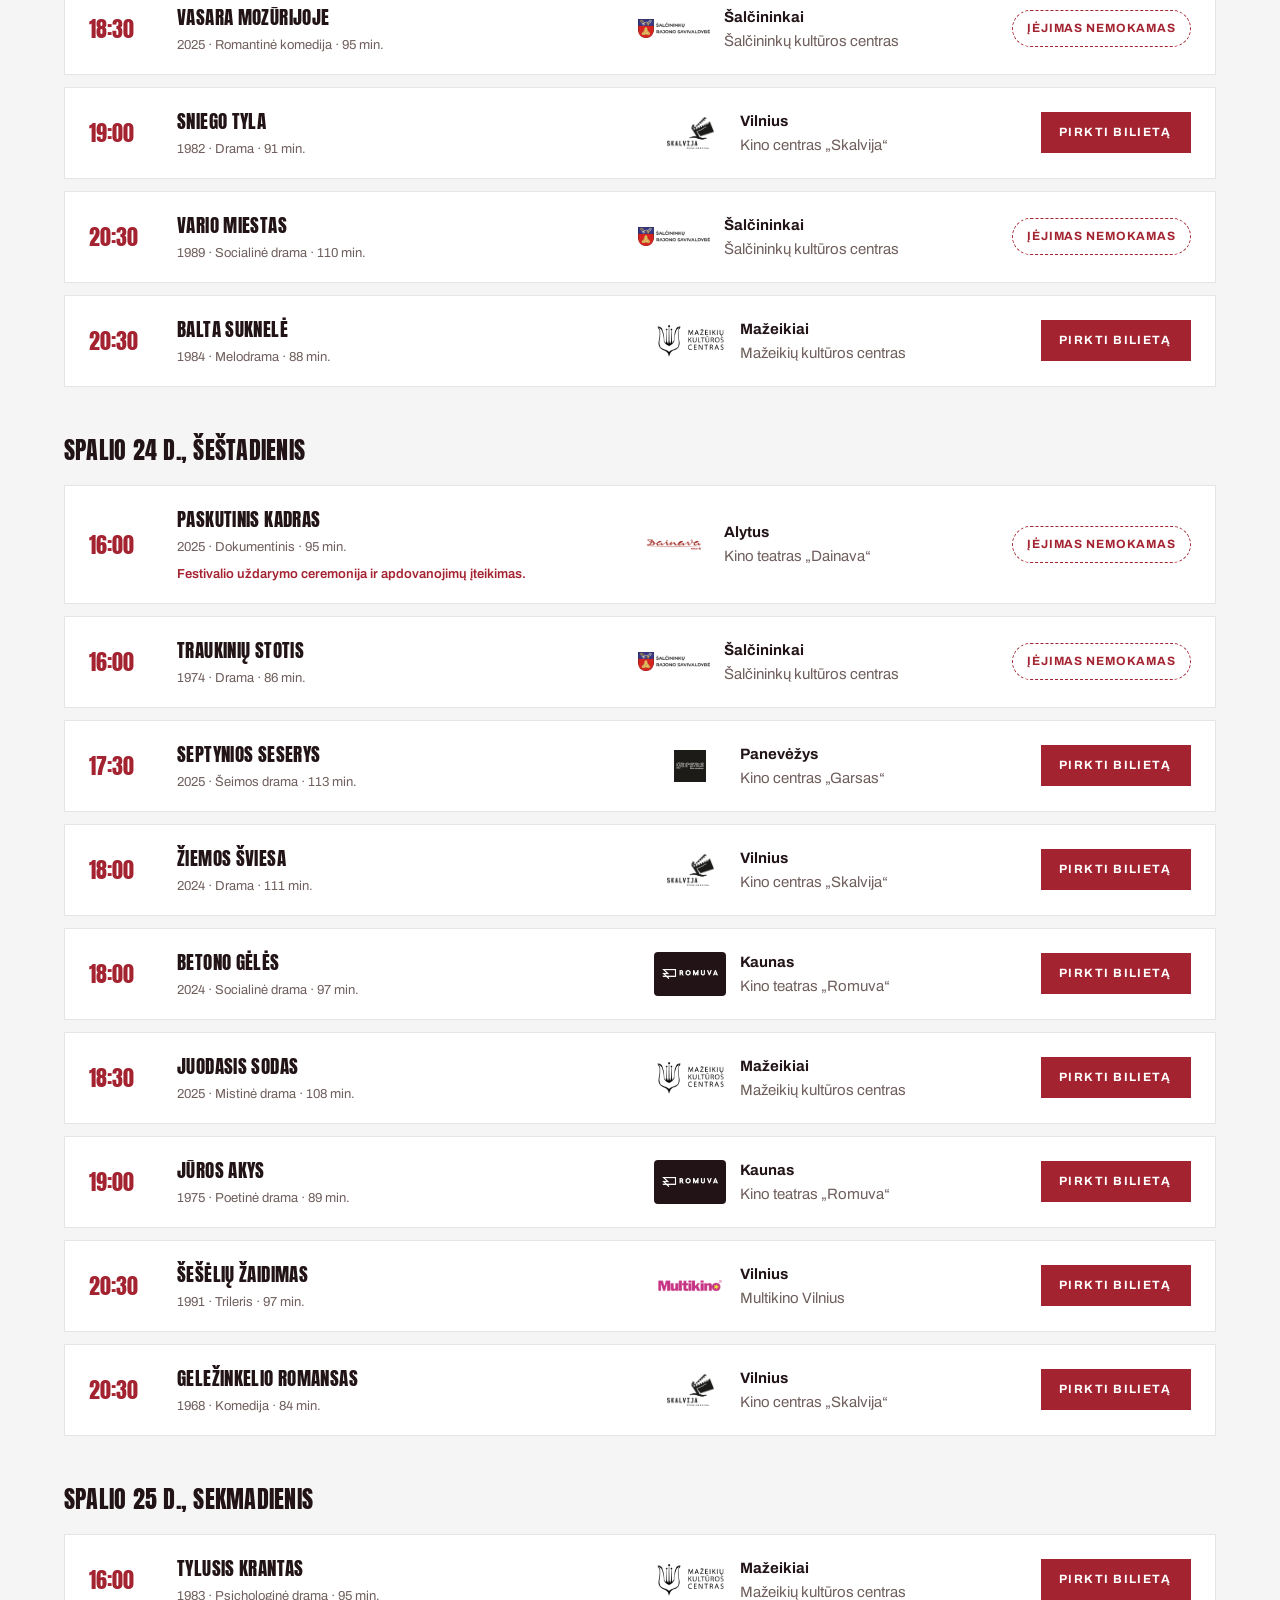
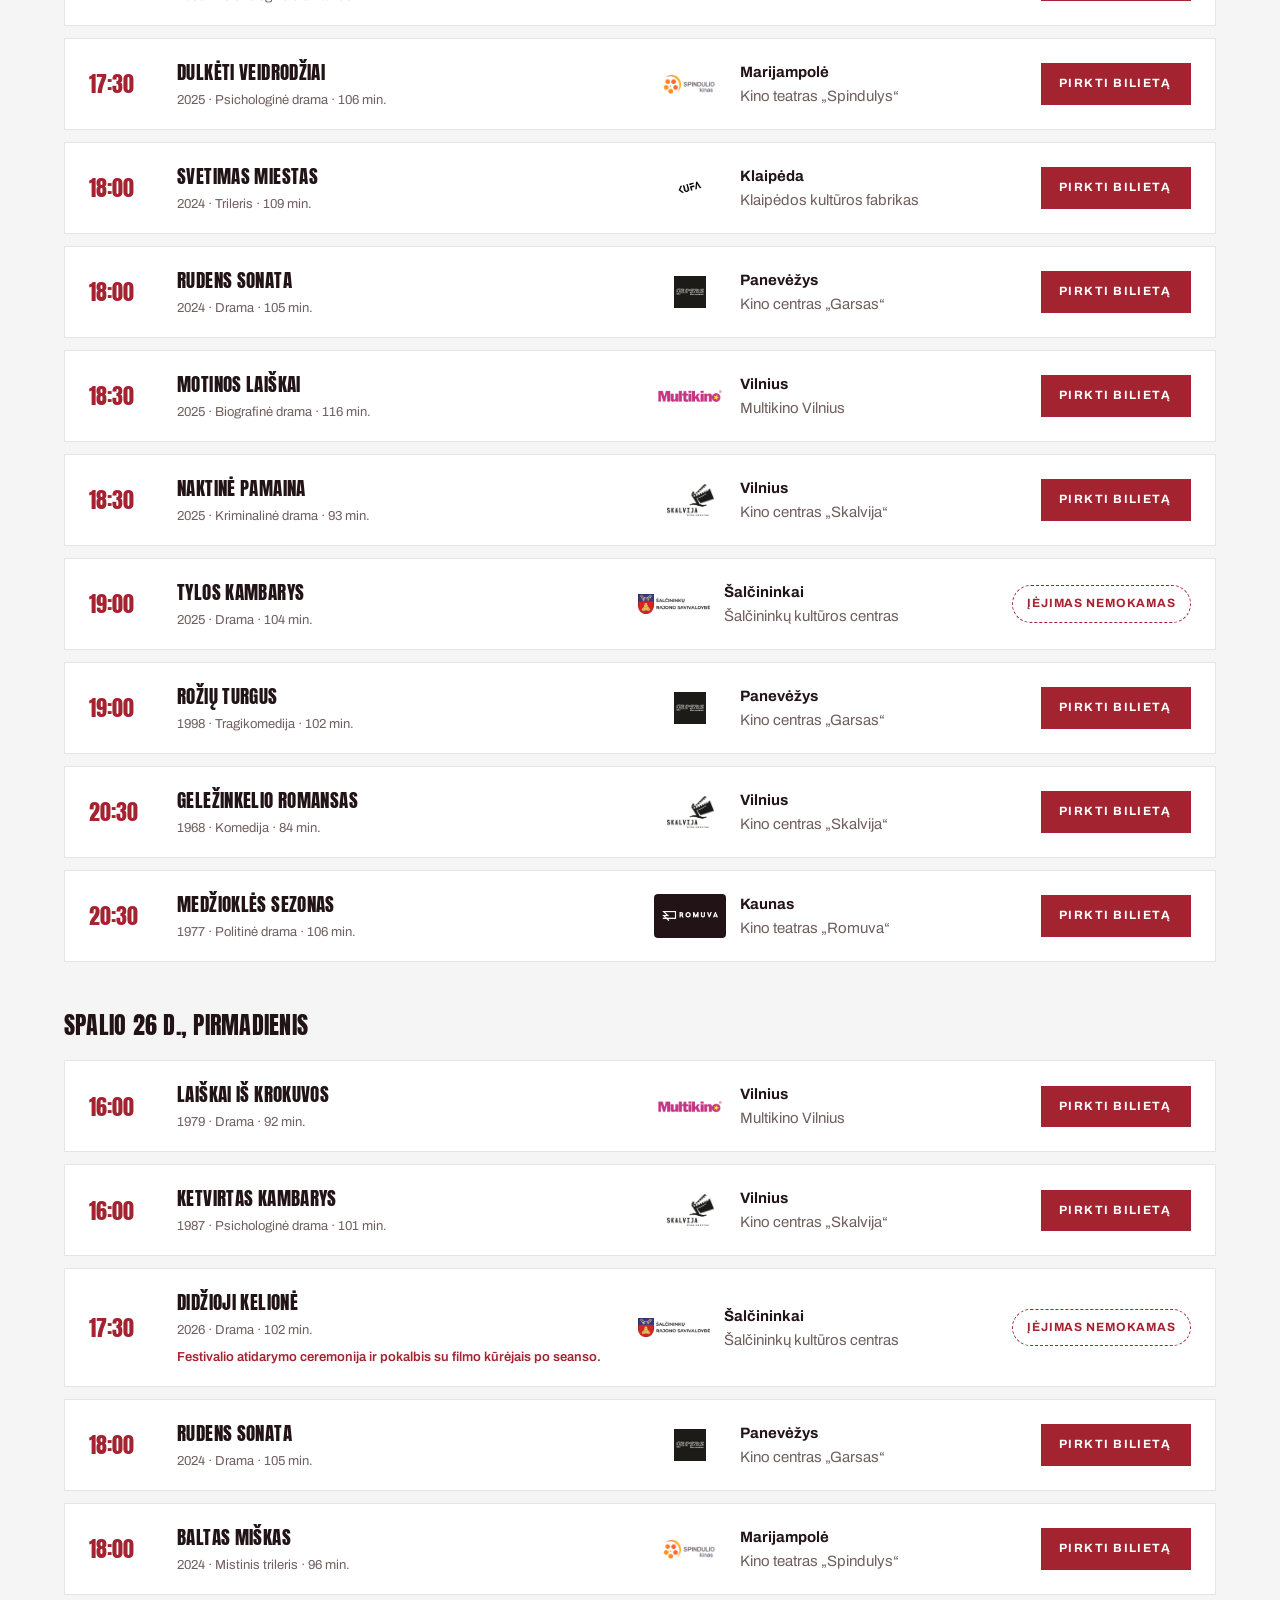
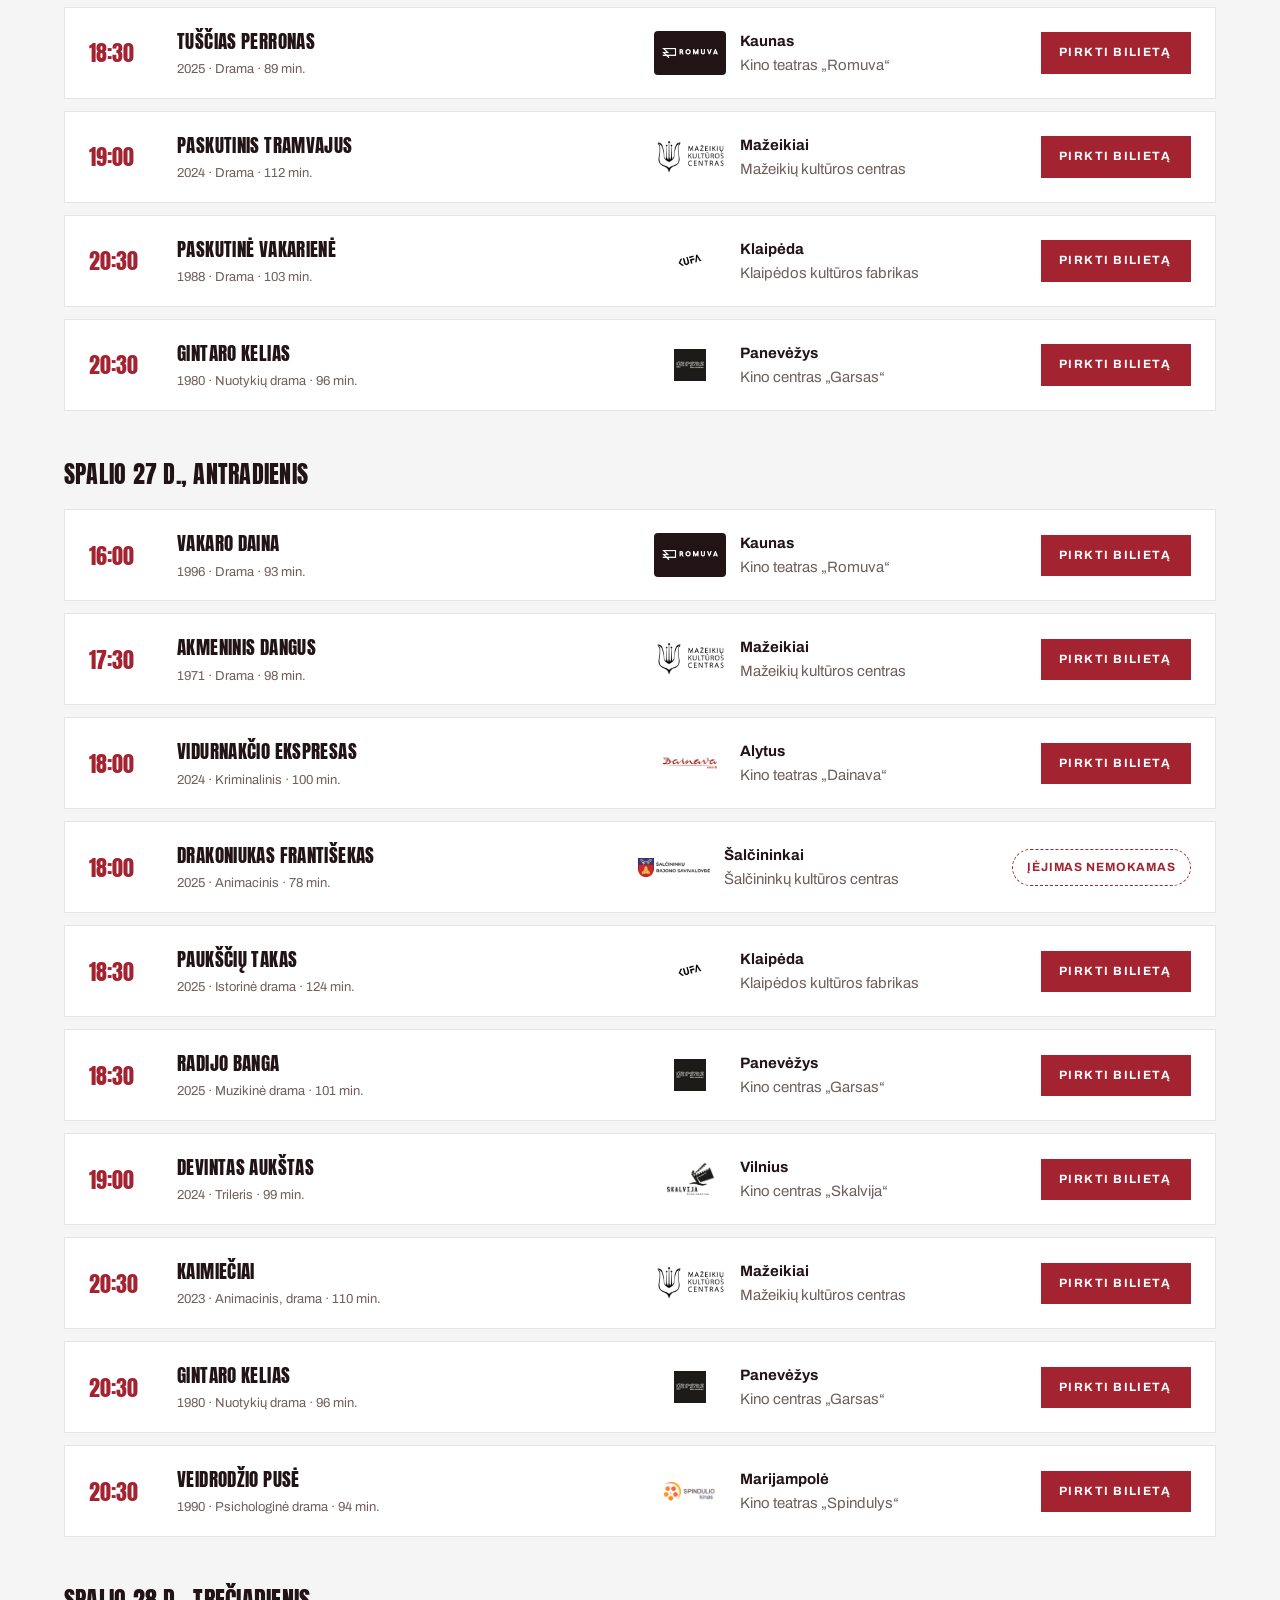
<file: tvarkarastis.html>
<!DOCTYPE html>
<html lang="lt">
<head>
<meta charset="UTF-8">
<meta name="viewport" content="width=device-width, initial-scale=1">
<title>Tvarkaraštis — Lenkų kino festivalis 2026</title>
<meta name="description" content="Lenkų kino festivalio 2026 seansų tvarkaraštis — pasirinkite miestą ir datą, kad rastumėte artimiausius seansus.">
<link rel="preconnect" href="https://fonts.googleapis.com">
<link rel="preconnect" href="https://fonts.gstatic.com" crossorigin>
<link href="https://fonts.googleapis.com/css2?family=Anton&family=Archivo:ital,wght@0,400;0,500;0,600;0,700;1,400&display=swap" rel="stylesheet">
<link rel="stylesheet" href="assets/css/style.css?v=10">
</head>
<body>

<header class="site-header" id="top">
    <div class="wrap header-inner">
        <a href="index.html" class="logo" aria-label="Lenkų kinas — pradžia">
            <img src="assets/img/logo-lt.svg" alt="Lenkų kinas" width="124" height="80">
        </a>

        <nav class="main-nav" id="main-nav" aria-label="Pagrindinė navigacija">
            <a href="index.html">Pradžia</a>
            <a href="repertuaras.html">Repertuaras</a>
            <a href="tvarkarastis.html" class="is-active" aria-current="page">Tvarkaraštis</a>
            <a href="apie.html">Apie festivalį</a>
        </nav>

        <div class="header-right">
            <div class="lang" aria-label="Kalbos pasirinkimas">
                <a href="https://www.lenkukinas.lt/" lang="pl" hreflang="pl">PL</a>
                <span class="lang-sep" aria-hidden="true"></span>
                <a href="#" class="is-active" lang="lt" hreflang="lt" aria-current="page">LT</a>
            </div>
            <button class="nav-toggle" id="nav-toggle" aria-expanded="false" aria-controls="main-nav" aria-label="Meniu">
                <span></span><span></span><span></span>
            </button>
        </div>
    </div>
</header>

<main>

    <!-- INTRO -->
    <section class="page-hero">
        <div class="wrap">
            <p class="eyebrow">Lenkų kino festivalis 2026</p>
            <h1>Filmų tvarkaraštis</h1>
            <p class="lead">Pasirinkite miestą ir datą, kad rastumėte artimiausius festivalio seansus.</p>
        </div>
    </section>

    <!-- FILTRAS -->
    <div class="filters">
        <div class="wrap">
            <nav class="city-filter" id="city-filter" aria-label="Filtruoti pagal miestą"></nav>
            <div class="subfilter date-filter">
                <span class="subfilter-label" id="date-label">Data:</span>
                <div class="pill-group">
                <div class="datepicker" id="datepicker">
                    <button type="button" class="datepicker-toggle" id="date-toggle" aria-haspopup="dialog" aria-expanded="false">
                        <svg viewBox="0 0 16 16" width="14" height="14" aria-hidden="true" fill="none" stroke="currentColor" stroke-width="1.5"><rect x="1.5" y="2.5" width="13" height="12" rx="2"/><path d="M1.5 6h13M5 1v3M11 1v3"/></svg>
                        <span id="date-toggle-text">Pasirinkti datą</span>
                    </button>
                    <div class="datepicker-pop" id="date-popover" role="dialog" aria-labelledby="date-label" hidden></div>
                </div>
                <button type="button" class="pill" id="date-clear" hidden>Visos datos ×</button>
                </div>
            </div>
        </div>
    </div>

    <!-- SEANSŲ SĄRAŠAS -->
    <section class="section repertoire section-alt">
        <div class="wrap" id="schedule-list"></div>
    </section>

</main>

<!-- PARTNERIAI -->
<section class="section section-alt" id="partneriai">
    <div class="wrap">
        <div class="section-head">
            <h2>Partneriai ir rėmėjai</h2>
        </div>
        <div class="partners">
            <a class="partner" href="https://www.orlenlietuva.lt" target="_blank" rel="noopener"><img src="assets/img/partner-orlen-lietuva.png" alt="Orlen Lietuva" loading="lazy"></a>
            <a class="partner" href="https://www.orlen.lt" target="_blank" rel="noopener"><img src="assets/img/partner-orlen-baltic.jpg" alt="Orlen Baltic Retail" loading="lazy"></a>
            <a class="partner" href="https://www.polskidom.lt" target="_blank" rel="noopener"><img src="assets/img/partner-dkp.png" alt="Dom Kultury Polskiej w Wilnie" loading="lazy"></a>
            <a class="partner" href="https://multikino.lt" target="_blank" rel="noopener"><img src="assets/img/partner-multikino.png" alt="Multikino" loading="lazy"></a>
            <a class="partner" href="https://skalvija.lt" target="_blank" rel="noopener"><img src="assets/img/partner-skalvija.png" alt="Kino centras Skalvija" loading="lazy"></a>
            <a class="partner partner-dark" href="https://salcininkaikultura.lt" target="_blank" rel="noopener"><img src="assets/img/partner-kc.png" alt="Šalčininkų rajono savivaldybės kultūros centras" loading="lazy"></a>
            <a class="partner" href="https://www.mazeikiai.lt" target="_blank" rel="noopener"><img src="assets/img/partner-mazeikiai.jpg" alt="Mažeikių rajono savivaldybė" loading="lazy"></a>
            <a class="partner" href="https://www.15min.lt" target="_blank" rel="noopener"><img src="assets/img/partner-15min.png" alt="15min" loading="lazy"></a>
            <a class="partner" href="https://wilno.tvp.pl" target="_blank" rel="noopener"><img src="assets/img/partner-tvp.jpg" alt="TVP Wilno" loading="lazy"></a>
            <a class="partner" href="https://zw.lt" target="_blank" rel="noopener"><img src="assets/img/partner-zw.png" alt="zw.lt" loading="lazy"></a>
            <a class="partner" href="https://www.wilnoteka.lt" target="_blank" rel="noopener"><img src="assets/img/partner-wilnoteka.jpg" alt="Wilnoteka" loading="lazy"></a>
            <a class="partner" href="https://kurierwilenski.lt" target="_blank" rel="noopener"><img src="assets/img/partner-kw.png" alt="Kurier Wileński" loading="lazy"></a>
        </div>
    </div>
</section>

<footer class="site-footer">
    <div class="wrap footer-inner">
        <a href="index.html" class="footer-logo" aria-label="Lenkų kinas — pradžia">
            <img src="assets/img/logo-lt.svg" alt="Lenkų kinas" width="124" height="80">
        </a>
        <nav class="footer-nav" aria-label="Footer navigacija">
            <a href="index.html">Pradžia</a>
            <a href="repertuaras.html">Repertuaras</a>
            <a href="tvarkarastis.html">Tvarkaraštis</a>
            <a href="apie.html">Apie festivalį</a>
            <a href="apie.html#kontaktai">Kontaktai</a>
        </nav>
    </div>
    <div class="wrap footer-bottom">
        <p>© 2007–2026 Lenkijos institutas. Visos teisės saugomos.</p>
        <a href="#">Privatumo politika</a>
    </div>
</footer>

<script src="assets/data/films.js?v=10"></script>
<script src="assets/js/main.js?v=10"></script>
<script src="assets/js/tvarkarastis.js?v=10"></script>
</body>
</html>
</file>
<file: assets/css/style.css>
/* ==========================================================================
   LENKŲ KINAS — home
   Pagrindinė: #A42331 · Akcentas: #E75829 · Gradientas: crimson → orange
   ========================================================================== */

:root {
    --main: #A42331;
    --main-dark: #841b27;
    --accent: #E75829;
    --grad: linear-gradient(100deg, #A42331 10%, #E75829 130%);
    --grad-soft: linear-gradient(100deg, #A42331, #c73f2d 60%, #E75829);
    --ink: #211316;
    --ink-soft: #6f5f5d;
    --paper: #fff;
    --cream: #f5f5f5;
    --line: #e6e4e4;
    --display: "Anton", "Arial Narrow", sans-serif;
    --body: "Archivo", "Helvetica Neue", Arial, sans-serif;
    --wrap: 1200px;
}

* { box-sizing: border-box; }

html { scroll-behavior: smooth; scroll-padding-top: 96px; }

body {
    margin: 0;
    font-family: var(--body);
    font-size: 17px;
    line-height: 1.6;
    color: var(--ink);
    background: var(--paper);
    -webkit-font-smoothing: antialiased;
}

img { max-width: 100%; height: auto; display: block; }

.wrap {
    max-width: var(--wrap);
    margin: 0 auto;
    padding: 0 24px;
}

/* --------------------------------------------------------------------------
   Header
   -------------------------------------------------------------------------- */

.site-header {
    position: sticky;
    top: 0;
    z-index: 50;
    background: rgba(255, 255, 255, .94);
    backdrop-filter: blur(8px);
    border-bottom: 1px solid var(--line);
}

.site-header::before {
    content: "";
    display: block;
    height: 4px;
    background: var(--grad);
}

.header-inner {
    display: flex;
    align-items: center;
    gap: 40px;
    height: 84px;
}

.logo img { width: 104px; height: auto; }

.main-nav {
    display: flex;
    gap: 32px;
    margin-left: auto;
}

.main-nav a {
    font-size: 13px;
    font-weight: 600;
    letter-spacing: .12em;
    text-transform: uppercase;
    text-decoration: none;
    color: var(--ink);
    padding: 6px 0;
    border-bottom: 2px solid transparent;
    transition: color .15s, border-color .15s;
}

.main-nav a:hover { color: var(--main); border-bottom-color: var(--main); }

.header-right { display: flex; align-items: center; gap: 24px; }

.lang { display: flex; align-items: center; gap: 10px; }

.lang a {
    font-size: 13px;
    font-weight: 700;
    letter-spacing: .08em;
    text-decoration: none;
    color: var(--ink-soft);
}

.lang a:hover { color: var(--main); }
.lang a.is-active { color: var(--main); }
.lang-sep { width: 1px; height: 14px; background: var(--line); }

.nav-toggle {
    display: none;
    flex-direction: column;
    justify-content: center;
    gap: 5px;
    width: 40px;
    height: 40px;
    padding: 8px;
    background: none;
    border: 0;
    cursor: pointer;
}

.nav-toggle span {
    display: block;
    height: 2px;
    background: var(--ink);
    transition: transform .2s, opacity .2s;
}

/* --------------------------------------------------------------------------
   Partnerių bėganti juosta (V1)
   -------------------------------------------------------------------------- */

.marquee {
    overflow: hidden;
    background: #fff;
    border-bottom: 1px solid var(--line);
    padding: 22px 0;
}

.marquee-track {
    display: flex;
    width: max-content;
    animation: marquee 36s linear infinite;
}

.marquee:hover .marquee-track { animation-play-state: paused; }

.marquee-group {
    display: flex;
    align-items: center;
    gap: 72px;
    flex: none;
    padding-right: 72px;
}

.marquee-group a {
    display: flex;
    align-items: center;
    flex: none;
}

.marquee-group img {
    height: 36px;
    width: auto;
    filter: grayscale(1);
    opacity: .55;
    transition: filter .2s, opacity .2s;
}

.marquee-group img:hover { filter: none; opacity: 1; }

.marquee-chip {
    display: flex;
    align-items: center;
    background: var(--ink);
    padding: 6px 14px;
    border-radius: 4px;
}

.marquee-chip img { filter: none; opacity: .9; height: 28px; }

@keyframes marquee {
    to { transform: translateX(-50%); }
}

@media (prefers-reduced-motion: reduce) {
    .marquee-track { animation: none; }
}

/* --------------------------------------------------------------------------
   Hero
   -------------------------------------------------------------------------- */

.hero { padding: 72px 0 88px; }

.hero-grid {
    display: grid;
    grid-template-columns: minmax(0, 5fr) minmax(0, 6fr);
    gap: 64px;
    align-items: center;
}

.eyebrow {
    margin: 0 0 20px;
    font-size: 13px;
    font-weight: 700;
    letter-spacing: .14em;
    text-transform: uppercase;
    color: var(--main);
}

.hero h1 {
    margin: 0 0 24px;
    font-family: var(--display);
    font-weight: 400;
    font-size: clamp(44px, 5.4vw, 72px);
    line-height: 1.02;
    text-transform: uppercase;
    letter-spacing: .01em;
}

.hero h1 em {
    font-style: normal;
    background: var(--grad);
    -webkit-background-clip: text;
    background-clip: text;
    color: transparent;
}

.lead {
    margin: 0 0 36px;
    max-width: 46ch;
    font-size: 18px;
    color: var(--ink-soft);
}

.hero-actions { display: flex; flex-wrap: wrap; gap: 14px; }

.btn {
    display: inline-block;
    padding: 15px 24px;
    font-size: 13px;
    font-weight: 700;
    letter-spacing: .12em;
    text-transform: uppercase;
    text-decoration: none;
    transition: background .15s, color .15s, border-color .15s, box-shadow .15s;
}

.btn-solid {
    background: var(--main);
    color: #fff;
}

.btn-solid:hover { background: var(--main-dark); }

.btn-ghost {
    border: 2px solid var(--ink);
    color: var(--ink);
    padding: 13px 22px;
}

.btn-ghost:hover { border-color: var(--main); color: var(--main); }

.btn-light {
    background: #fff;
    color: var(--main);
}

.btn-light:hover { background: var(--cream); }

.hero-poster img {
    width: 100%;
    box-shadow: 14px 14px 0 var(--main);
}

/* --------------------------------------------------------------------------
   Skaičiai — v1: kortelės, v2: gradiento juosta prie hero apačios
   -------------------------------------------------------------------------- */

.facts-grid {
    display: grid;
    grid-template-columns: repeat(4, 1fr);
}

.fact strong {
    display: block;
    font-family: var(--display);
    font-weight: 400;
    line-height: 1;
}

.fact span {
    display: block;
    font-size: 13px;
    font-weight: 600;
    letter-spacing: .1em;
    text-transform: uppercase;
}

.facts {
    background: var(--grad-soft);
    color: #fff;
    padding: 44px 0;
}

.facts-grid {
    gap: 24px;
    text-align: center;
}

.fact strong { font-size: 44px; }

.fact span {
    margin-top: 6px;
    opacity: .85;
}

/* --------------------------------------------------------------------------
   Sections
   -------------------------------------------------------------------------- */

.section { padding: 88px 0; }

.section-alt { background: var(--cream); }

.section-head {
    display: flex;
    flex-wrap: wrap;
    align-items: flex-end;
    justify-content: space-between;
    gap: 20px;
    margin-bottom: 44px;
}

.section-head h2 {
    position: relative;
    margin: 0;
    padding-bottom: 14px;
    font-family: var(--display);
    font-weight: 400;
    font-size: clamp(30px, 3.4vw, 42px);
    text-transform: uppercase;
    letter-spacing: .01em;
}

.section-head h2::after {
    content: "";
    position: absolute;
    left: 0;
    bottom: 0;
    width: 72px;
    height: 4px;
    background: var(--grad);
}

.section-head .btn { flex: none; }

/* --------------------------------------------------------------------------
   Festivalio filmai
   -------------------------------------------------------------------------- */

.movies {
    display: grid;
    grid-template-columns: repeat(auto-fill, minmax(300px, 1fr));
    gap: 36px 28px;
}

/* Filmų slideris — slankioja į šoną, full bleed dešinėje (pradžia + filmo psl.) */
#filmai,
#kiti-filmai { overflow-x: clip; }

.slider-nav {
    display: flex;
    align-items: center;
    gap: 10px;
}

.slider-nav .btn { margin-left: 8px; }

.slider-arrow {
    width: 44px;
    height: 44px;
    display: inline-flex;
    align-items: center;
    justify-content: center;
    background: #fff;
    color: var(--ink);
    border: 1.5px solid var(--line);
    border-radius: 50%;
    cursor: pointer;
    transition: border-color .15s, color .15s, opacity .15s;
}

.slider-arrow:hover:not(:disabled) { border-color: var(--main); color: var(--main); }

.slider-arrow:disabled { opacity: .35; cursor: default; }

.movies-slider {
    display: flex;
    gap: 28px;
    overflow-x: auto;
    margin-right: calc(50% - 50vw);
    padding-right: 24px;
    scroll-snap-type: x proximity;
    scrollbar-width: none;
    -webkit-overflow-scrolling: touch;
}

.movies-slider::-webkit-scrollbar { display: none; }

.movies-slider .movie {
    flex: 0 0 300px;
    scroll-snap-align: start;
}

@media (max-width: 760px) {
    .movies-slider { gap: 20px; }
    .movies-slider .movie { flex-basis: 240px; }
}

.movie {
    text-decoration: none;
    color: var(--ink);
}

.movie-media {
    position: relative;
    margin: 0;
    overflow: hidden;
    aspect-ratio: 1;
    background: var(--cream);
}

.movie-media img {
    width: 100%;
    height: 100%;
    object-fit: cover;
    transition: transform .45s cubic-bezier(.2, .6, .2, 1);
}

.movie:hover .movie-media img { transform: scale(1.045); }

.movie-tag {
    position: absolute;
    left: 0;
    bottom: 0;
    padding: 7px 14px;
    background: var(--main);
    color: #fff;
    font-size: 12px;
    font-weight: 700;
    letter-spacing: .1em;
    text-transform: uppercase;
}

.movie-body { padding-top: 18px; }

.movie h3 {
    margin: 0 0 8px;
    font-family: var(--display);
    font-weight: 400;
    font-size: 24px;
    line-height: 1.15;
    text-transform: uppercase;
    transition: color .15s;
}

.movie:hover h3 { color: var(--main); }

.movie h3 span { color: var(--ink-soft); font-size: .8em; }

.movie-meta {
    margin: 0 0 12px;
    font-size: 14px;
    color: var(--ink-soft);
}

.movie-more {
    font-size: 13px;
    font-weight: 700;
    letter-spacing: .1em;
    text-transform: uppercase;
    color: var(--main);
}

.movie-more::after {
    content: " →";
    transition: margin .15s;
}

.movie:hover .movie-more::after { margin-left: 4px; }

/* --------------------------------------------------------------------------
   Repertuaro puslapis
   -------------------------------------------------------------------------- */

.page-hero { padding: 64px 0 40px; }

.page-hero h1 {
    margin: 0 0 20px;
    font-family: var(--display);
    font-weight: 400;
    font-size: clamp(40px, 4.8vw, 64px);
    line-height: 1.02;
    text-transform: uppercase;
    letter-spacing: .01em;
}

.page-hero .lead { margin-bottom: 0; max-width: 62ch; }

.filters {
    position: sticky;
    top: 88px;
    z-index: 40;
    background: rgba(255, 255, 255, .94);
    backdrop-filter: blur(8px);
    padding: 16px 0;
    border-bottom: 1px solid var(--line);
}

.city-filter {
    display: flex;
    flex-wrap: wrap;
    align-items: center;
    gap: 8px;
}

.pill {
    padding: 9px 18px;
    font-family: var(--body);
    font-size: 13px;
    font-weight: 600;
    letter-spacing: .06em;
    text-transform: uppercase;
    color: var(--ink);
    background: none;
    border: 1.5px solid var(--line);
    border-radius: 999px;
    cursor: pointer;
    transition: border-color .15s, color .15s, background .15s;
}

.pill:hover { border-color: var(--main); color: var(--main); }

.pill.is-active {
    background: var(--ink);
    border-color: var(--ink);
    color: #fff;
}

.pill-count {
    display: inline-block;
    margin-left: 6px;
    font-size: 11px;
    opacity: .55;
}

.subfilter {
    display: flex;
    flex-wrap: wrap;
    align-items: center;
    gap: 8px;
    margin-top: 12px;
}

.subfilter[hidden] { display: none; }

.subfilter-label {
    font-size: 12px;
    font-weight: 700;
    letter-spacing: .1em;
    text-transform: uppercase;
    color: var(--ink-soft);
    margin-right: 6px;
}

.subfilter .pill { padding: 7px 14px; font-size: 12px; }

.repertoire { padding-top: 48px; }

.group-head { margin: 56px 0 28px; max-width: 720px; }
.group-head:first-child { margin-top: 0; }

.group-head h2 {
    position: relative;
    margin: 0;
    padding-bottom: 14px;
    font-family: var(--display);
    font-weight: 400;
    font-size: clamp(26px, 3vw, 36px);
    text-transform: uppercase;
    letter-spacing: .01em;
}

.group-head h2::after {
    content: "";
    position: absolute;
    left: 0;
    bottom: 0;
    width: 72px;
    height: 4px;
    background: var(--grad);
}

.group-head p {
    margin: 14px 0 0;
    color: var(--ink-soft);
}

.group-count {
    font-family: var(--body);
    font-size: 14px;
    font-weight: 700;
    color: var(--main);
    vertical-align: super;
}

.group-head--sub { margin: 36px 0 20px; }

.group-head--sub h2 {
    font-size: 21px;
    padding-bottom: 0;
    color: var(--main);
}

.group-head--sub h2::after { display: none; }

.movies-repertoire { grid-template-columns: repeat(auto-fill, minmax(260px, 1fr)); }

/* Kortelės vietoj kadro — plakato pakaitalas */
.movie-media--ph {
    display: flex;
    flex-direction: column;
    align-items: flex-start;
    justify-content: flex-end;
    padding: 24px 24px 56px;
    color: #fff;
}

.ph-title {
    font-family: var(--display);
    font-size: 26px;
    line-height: 1.1;
    text-transform: uppercase;
    letter-spacing: .02em;
    opacity: .92;
}

.ph-year {
    margin-top: 8px;
    font-size: 13px;
    font-weight: 600;
    letter-spacing: .14em;
    opacity: .6;
}

.movie-badges {
    position: absolute;
    top: 12px;
    left: 12px;
    display: flex;
    flex-direction: column;
    align-items: flex-start;
    gap: 6px;
}

.badge {
    padding: 5px 10px;
    background: #fff;
    color: var(--main);
    font-size: 11px;
    font-weight: 700;
    letter-spacing: .08em;
    text-transform: uppercase;
    box-shadow: 0 2px 8px rgba(33, 19, 22, .18);
}

.main-nav a.is-active { color: var(--main); border-bottom-color: var(--main); }

/* --------------------------------------------------------------------------
   Filmo vidinis
   -------------------------------------------------------------------------- */

.film-hero { padding: 64px 0 72px; }

.film-hero_grid {
    display: grid;
    grid-template-columns: minmax(0, 6fr) minmax(0, 5fr);
    gap: 64px;
    align-items: start;
}

.film-hero .eyebrow a {
    color: inherit;
    text-decoration: none;
}

.film-hero .eyebrow a:hover { text-decoration: underline; }

.film-hero h1 {
    margin: 0 0 8px;
    font-family: var(--display);
    font-weight: 400;
    font-size: clamp(40px, 4.8vw, 64px);
    line-height: 1.02;
    text-transform: uppercase;
    letter-spacing: .01em;
}

.film-orig {
    margin: 0 0 20px;
    font-size: 19px;
    font-style: italic;
    color: var(--ink-soft);
}

.film-badges {
    display: flex;
    flex-wrap: wrap;
    gap: 8px;
    margin: 0 0 8px;
}

.film-badges .badge { box-shadow: none; border: 1px solid var(--line); }

.film-meta {
    display: grid;
    grid-template-columns: repeat(3, 1fr);
    gap: 20px 24px;
    margin: 28px 0 36px;
    padding: 24px 0;
    border-top: 1px solid var(--line);
    border-bottom: 1px solid var(--line);
}

.film-meta dt {
    font-size: 11px;
    font-weight: 700;
    letter-spacing: .12em;
    text-transform: uppercase;
    color: var(--ink-soft);
    margin-bottom: 4px;
}

.film-meta dd {
    margin: 0;
    font-size: 15px;
    font-weight: 600;
}

.film-poster img { width: 100%; box-shadow: 14px 14px 0 var(--main); }

.film-poster-ph {
    display: flex;
    flex-direction: column;
    align-items: flex-start;
    justify-content: flex-end;
    aspect-ratio: 1;
    padding: 32px;
    color: #fff;
    box-shadow: 14px 14px 0 rgba(33, 19, 22, .16);
}

.film-poster-ph .ph-title { font-size: 36px; }

/* Daugiau informacijos */

.film-info { padding-top: 0; }

.film-info_grid {
    display: grid;
    grid-template-columns: minmax(0, 7fr) minmax(0, 4fr);
    gap: 64px;
    align-items: start;
}

.film-description {
    margin: 0 0 32px;
    font-size: 18px;
    line-height: 1.7;
    color: var(--ink-soft);
}

.film-trailer {
    position: relative;
    aspect-ratio: 16 / 9;
    background: var(--ink);
    overflow: hidden;
}

.film-trailer iframe {
    position: absolute;
    inset: 0;
    width: 100%;
    height: 100%;
    border: 0;
}

.film-trailer--ph {
    display: flex;
    flex-direction: column;
    align-items: center;
    justify-content: center;
    gap: 16px;
    color: #fff;
    font-size: 13px;
    font-weight: 700;
    letter-spacing: .12em;
    text-transform: uppercase;
}

.film-trailer--ph .play {
    width: 64px;
    height: 64px;
    border-radius: 50%;
    background: rgba(255, 255, 255, .12);
    border: 2px solid rgba(255, 255, 255, .6);
    position: relative;
}

.film-trailer--ph .play::after {
    content: "";
    position: absolute;
    left: 55%;
    top: 50%;
    transform: translate(-50%, -50%);
    border-left: 16px solid #fff;
    border-top: 10px solid transparent;
    border-bottom: 10px solid transparent;
}

.film-aside { display: grid; gap: 28px; }

.aside-block {
    background: var(--cream);
    border-top: 4px solid;
    border-image: var(--grad) 1;
    padding: 24px 24px 26px;
}

.aside-block h3 {
    margin: 0 0 16px;
    font-family: var(--display);
    font-weight: 400;
    font-size: 19px;
    text-transform: uppercase;
    letter-spacing: .02em;
}

.aside-block ul {
    margin: 0;
    padding: 0 0 0 18px;
    color: var(--ink-soft);
    font-size: 15px;
}

.aside-block li { margin-bottom: 8px; }
.aside-block li:last-child { margin-bottom: 0; }

.film-meta--col {
    grid-template-columns: 1fr;
    gap: 14px;
    margin: 0;
    padding: 0;
    border: 0;
}

/* Artimiausi seansai */

.screenings {
    display: grid;
    gap: 12px;
}

.screening {
    display: grid;
    grid-template-columns: minmax(0, 3fr) auto minmax(0, 4fr) auto;
    align-items: center;
    gap: 24px;
    padding: 18px 24px;
    background: #fff;
    border: 1px solid var(--line);
}

.screening-date {
    font-size: 15px;
    font-weight: 600;
}

.screening-time {
    font-family: var(--display);
    font-size: 22px;
    color: var(--main);
}

.screening-place {
    display: flex;
    align-items: center;
    gap: 14px;
    font-size: 15px;
    color: var(--ink-soft);
}

.screening-place strong {
    display: block;
    color: var(--ink);
    font-weight: 700;
}

.venue-logo-slot {
    flex: none;
    width: 64px;
    height: 44px;
    display: flex;
    align-items: center;
    justify-content: center;
}

.venue-logo {
    max-width: 64px;
    max-height: 40px;
    width: auto;
    height: auto;
    object-fit: contain;
}

.venue-logo-slot--dark {
    background: var(--ink);
    border-radius: 4px;
    padding: 6px 8px;
}

.venue-logo-slot--dark .venue-logo { max-height: 22px; }

.btn-small { padding: 11px 18px; font-size: 12px; }

/* Tvarkaraščio puslapis */

/* Filtrų eilutės lygiavimas: label — fiksuotas stulpelis, burbuliukai prasideda toje pačioje linijoje */
#city-filter,
.date-filter {
    display: flex;
    flex-wrap: nowrap;
    align-items: flex-start;
    gap: 8px;
}

#city-filter > .subfilter-label,
.date-filter > .subfilter-label {
    flex: 0 0 88px;
    margin-right: 0;
    padding-top: 9px;
}

.pill-group {
    display: flex;
    flex-wrap: wrap;
    align-items: center;
    gap: 8px;
    min-width: 0;
}

.datepicker { position: relative; }

.datepicker-toggle {
    display: inline-flex;
    align-items: center;
    gap: 8px;
    padding: 8px 16px;
    font-family: var(--body);
    font-size: 13px;
    font-weight: 600;
    letter-spacing: .04em;
    text-transform: uppercase;
    color: var(--ink);
    background: #fff;
    border: 1.5px solid var(--line);
    border-radius: 999px;
    cursor: pointer;
    transition: border-color .15s, color .15s, background .15s;
}

.datepicker-toggle:hover { border-color: var(--main); color: var(--main); }

.datepicker-toggle:focus-visible,
.datepicker-day:focus-visible {
    outline: 2px solid var(--main);
    outline-offset: 2px;
}

.datepicker-toggle.has-value {
    background: var(--ink);
    border-color: var(--ink);
    color: #fff;
}

.datepicker-pop {
    position: absolute;
    top: calc(100% + 10px);
    left: 0;
    z-index: 60;
    width: 292px;
    max-width: calc(100vw - 32px);
    padding: 18px 18px 12px;
    background: #fff;
    border: 1.5px solid var(--line);
    border-radius: 16px;
    box-shadow: 0 14px 40px rgba(33, 19, 22, .14);
}

.datepicker-pop[hidden] { display: none; }

.datepicker-month + .datepicker-month { margin-top: 16px; }

.datepicker-title {
    margin: 0 0 10px;
    font-size: 12px;
    font-weight: 700;
    letter-spacing: .1em;
    text-transform: uppercase;
    color: var(--ink-soft);
}

.datepicker-grid {
    display: grid;
    grid-template-columns: repeat(7, 1fr);
    gap: 2px;
    justify-items: center;
}

.datepicker-wd {
    font-size: 10px;
    font-weight: 700;
    letter-spacing: .08em;
    text-transform: uppercase;
    color: var(--ink-soft);
    padding-bottom: 4px;
}

.datepicker-day {
    width: 34px;
    height: 34px;
    display: inline-flex;
    align-items: center;
    justify-content: center;
    font-family: var(--body);
    font-size: 13px;
    font-weight: 600;
    color: var(--ink);
    background: var(--cream);
    border: 1.5px solid transparent;
    border-radius: 50%;
    cursor: pointer;
    transition: border-color .15s, color .15s, background .15s;
}

.datepicker-day:hover { border-color: var(--main); color: var(--main); }

.datepicker-day.is-selected {
    background: var(--grad);
    color: #fff;
}

.datepicker-day.is-selected:hover { border-color: transparent; color: #fff; }

.datepicker-day.is-off {
    background: none;
    color: var(--ink-soft);
    opacity: .35;
    cursor: default;
}

.datepicker-day.is-off:hover { border-color: transparent; }

.datepicker-hint {
    margin: 12px 0 0;
    font-size: 11px;
    color: var(--ink-soft);
}

.sched-day { margin: 44px 0 16px; }
.sched-day:first-child { margin-top: 0; }

.sched-day h2 {
    color: var(--ink);
    font-size: 24px;
}

.screening--schedule {
    grid-template-columns: auto minmax(0, 5fr) minmax(0, 4fr) minmax(150px, auto);
}

.screening--schedule .screening-time { min-width: 64px; }

.screening--schedule .screening-place {
    display: flex;
    align-items: center;
    gap: 14px;
}

.venue-logo-slot {
    flex: 0 0 72px;
    display: flex;
    align-items: center;
    justify-content: center;
}

.venue-logo {
    max-height: 32px;
    max-width: 100%;
    object-fit: contain;
}

.screening-film a {
    font-family: var(--display);
    font-size: 19px;
    text-transform: uppercase;
    letter-spacing: .02em;
    text-decoration: none;
    color: var(--ink);
    transition: color .15s;
}

.screening-film a:hover { color: var(--main); }

.screening-film small {
    display: block;
    margin-top: 2px;
    font-size: 13px;
    color: var(--ink-soft);
}

.screening-note {
    display: block;
    margin-top: 6px;
    font-size: 13px;
    font-style: normal;
    font-weight: 600;
    color: var(--main);
}

.free-label {
    justify-self: start;
    padding: 8px 14px;
    font-size: 12px;
    font-weight: 700;
    letter-spacing: .08em;
    text-transform: uppercase;
    color: var(--main);
    border: 1.5px dashed var(--main);
    border-radius: 999px;
    white-space: nowrap;
}

.schedule-note {
    margin: 20px 0 0;
    font-size: 14px;
    color: var(--ink-soft);
}

/* --------------------------------------------------------------------------
   Apie festivalį
   -------------------------------------------------------------------------- */

.org-logo {
    width: 128px;
    height: auto;
    margin: 4px 0 18px;
}

/* Istorijos laiko juosta */

.timeline {
    display: grid;
    gap: 0;
    max-width: 820px;
}

.timeline-item {
    display: grid;
    grid-template-columns: 120px 1fr;
    gap: 32px;
    position: relative;
    padding: 0 0 44px 0;
}

.timeline-item::before {
    content: "";
    position: absolute;
    left: 148px;
    top: 10px;
    bottom: -10px;
    width: 2px;
    background: var(--line);
}

.timeline-item:last-child::before { display: none; }

.timeline-item::after {
    content: "";
    position: absolute;
    left: 143px;
    top: 6px;
    width: 12px;
    height: 12px;
    border-radius: 50%;
    background: var(--grad);
}

.timeline-year {
    font-family: var(--display);
    font-size: 28px;
    line-height: 1;
    color: var(--main);
    text-align: right;
    padding-right: 24px;
}

.timeline-item > div { padding-left: 24px; }

.timeline-item h3 {
    margin: 0 0 8px;
    font-family: var(--display);
    font-weight: 400;
    font-size: 20px;
    text-transform: uppercase;
    letter-spacing: .02em;
}

.timeline-item p { margin: 0; color: var(--ink-soft); }

/* Nuotraukų galerija */

.gallery {
    display: grid;
    grid-template-columns: repeat(3, 1fr);
    gap: 20px;
}

.gallery-item {
    margin: 0;
    position: relative;
    aspect-ratio: 4 / 3;
    overflow: hidden;
    background: var(--cream);
}

.gallery-item img {
    width: 100%;
    height: 100%;
    object-fit: cover;
    transition: transform .45s cubic-bezier(.2, .6, .2, 1);
}

.gallery-item:hover img { transform: scale(1.04); }

.gallery-item figcaption {
    position: absolute;
    left: 0;
    right: 0;
    bottom: 0;
    padding: 24px 16px 12px;
    background: linear-gradient(transparent, rgba(23, 10, 12, .72));
    color: #fff;
    font-size: 13px;
    font-weight: 600;
    letter-spacing: .04em;
}

.gallery-ph { display: flex; }

.gallery-ph::before {
    content: "Vieta nuotraukai";
    margin: auto;
    font-size: 12px;
    font-weight: 700;
    letter-spacing: .14em;
    text-transform: uppercase;
    color: rgba(255, 255, 255, .55);
    border: 1.5px dashed rgba(255, 255, 255, .4);
    border-radius: 999px;
    padding: 8px 16px;
}

/* Organizatoriai ir kontaktai */

.contacts-grid {
    display: grid;
    grid-template-columns: 1fr 1fr;
    gap: 28px;
    align-items: start;
}

.contacts-grid .aside-block p {
    margin: 0 0 14px;
    color: var(--ink-soft);
    font-size: 15px;
}

.contacts-grid .aside-block p:last-child { margin-bottom: 0; }

.contacts-grid a { color: var(--main); text-decoration: none; font-weight: 600; }
.contacts-grid a:hover { text-decoration: underline; }

/* --------------------------------------------------------------------------
   Seansų CTA
   -------------------------------------------------------------------------- */

.cta-band {
    background: var(--grad-soft);
    color: #fff;
    padding: 88px 0;
}

.cta-inner {
    display: flex;
    flex-wrap: wrap;
    align-items: center;
    justify-content: space-between;
    gap: 32px;
}

.cta-band h2 {
    margin: 0 0 12px;
    font-family: var(--display);
    font-weight: 400;
    font-size: clamp(32px, 4vw, 52px);
    line-height: 1.05;
    text-transform: uppercase;
}

.cta-band p {
    margin: 0;
    max-width: 52ch;
    font-size: 17px;
    opacity: .9;
}

/* --------------------------------------------------------------------------
   Apie festivalį
   -------------------------------------------------------------------------- */

.about-grid {
    display: grid;
    grid-template-columns: minmax(0, 5fr) minmax(0, 6fr);
    gap: 64px;
    align-items: start;
}

.about-grid h2 {
    position: relative;
    margin: 0;
    padding-bottom: 14px;
    font-family: var(--display);
    font-weight: 400;
    font-size: clamp(30px, 3.4vw, 42px);
    text-transform: uppercase;
}

.about-grid h2::after {
    content: "";
    position: absolute;
    left: 0;
    bottom: 0;
    width: 72px;
    height: 4px;
    background: var(--grad);
}

.about-body p { margin: 0 0 20px; color: var(--ink-soft); }
.about-body p:first-child { margin-top: -6px; font-size: 19px; color: var(--ink); }
.about-body .btn { margin-top: 8px; }

/* --------------------------------------------------------------------------
   Partneriai (V2 blokas)
   -------------------------------------------------------------------------- */

.partners {
    display: grid;
    grid-template-columns: repeat(6, 1fr);
    border-top: 1px solid var(--line);
    border-left: 1px solid var(--line);
}

.partner {
    display: flex;
    align-items: center;
    justify-content: center;
    padding: 28px 24px;
    min-height: 120px;
    background: #fff;
    border-right: 1px solid var(--line);
    border-bottom: 1px solid var(--line);
}

.partner img {
    max-height: 56px;
    width: auto;
    max-width: 100%;
    object-fit: contain;
    filter: grayscale(1);
    opacity: .6;
    transition: filter .2s, opacity .2s;
}

.partner:hover img { filter: none; opacity: 1; }

.partner-dark { background: var(--ink); }
.partner-dark img { opacity: .85; filter: none; }
.partner-dark:hover img { opacity: 1; }

/* --------------------------------------------------------------------------
   Footer
   -------------------------------------------------------------------------- */

.site-footer {
    background: var(--ink);
    color: #fff;
    border-top: 4px solid;
    border-image: var(--grad) 1;
}

.footer-inner {
    display: flex;
    flex-wrap: wrap;
    align-items: flex-start;
    gap: 40px;
    padding-top: 56px;
    padding-bottom: 40px;
}

.footer-logo { display: block; }

.footer-logo img {
    width: 108px;
    height: auto;
    filter: brightness(0) invert(1);
    opacity: .95;
    transition: opacity .15s;
}

.footer-logo:hover img { opacity: 1; }

.footer-nav {
    display: flex;
    flex-wrap: wrap;
    gap: 12px 28px;
    margin-left: auto;
}

.footer-nav a {
    font-size: 13px;
    font-weight: 600;
    letter-spacing: .1em;
    text-transform: uppercase;
    text-decoration: none;
    color: rgba(255, 255, 255, .7);
}

.footer-nav a:hover { color: #fff; }

.footer-bottom {
    display: flex;
    flex-wrap: wrap;
    gap: 8px 24px;
    justify-content: space-between;
    padding-top: 24px;
    padding-bottom: 32px;
    margin-top: 8px;
    border-top: 1px solid rgba(255, 255, 255, .12);
    font-size: 13px;
    color: rgba(255, 255, 255, .55);
}

.footer-bottom p { margin: 0; }

.footer-bottom a {
    color: rgba(255, 255, 255, .55);
}

.footer-bottom a:hover { color: #fff; }

/* --------------------------------------------------------------------------
   Plakatų pakaitalų tonai (po komponentų, kad permuštų jų fonus)
   -------------------------------------------------------------------------- */

.tone-1 { background: linear-gradient(150deg, #A42331, #E75829); }
.tone-2 { background: linear-gradient(150deg, #351418, #A42331); }
.tone-3 { background: linear-gradient(150deg, #bf6e4e, #841b27); }
.tone-4 { background: linear-gradient(150deg, #841b27, #351418); }
.tone-5 { background: linear-gradient(150deg, #c73f2d, #bf6e4e); }

/* --------------------------------------------------------------------------
   Responsive
   -------------------------------------------------------------------------- */

@media (max-width: 960px) {
    .hero { padding: 48px 0 64px; }

    /* Eiliškumas mobile: eyebrow → antraštė → nuotrauka → aprašymas → mygtukai.
       display: contents leidžia hero-copy vaikams rikiuotis kartu su hero-poster */
    .hero-grid {
        grid-template-columns: 1fr;
        gap: 0;
    }

    .hero-copy { display: contents; }
    .hero .eyebrow { order: 1; }
    .hero h1 { order: 2; }
    .hero-poster { order: 3; margin: 8px 0 32px; }
    .hero .lead { order: 4; }
    .hero-actions { order: 5; }

    .hero-poster img { box-shadow: 10px 10px 0 var(--main); }

    .facts-grid { grid-template-columns: repeat(2, 1fr); gap: 32px 16px; }

    .about-grid { grid-template-columns: 1fr; gap: 32px; }

    .timeline-item { grid-template-columns: 72px 1fr; gap: 20px; }
    .timeline-item::before { left: 88px; }
    .timeline-item::after { left: 83px; }
    .timeline-year { font-size: 22px; padding-right: 12px; }
    .timeline-item > div { padding-left: 12px; }

    .gallery { grid-template-columns: repeat(2, 1fr); gap: 12px; }
    .contacts-grid { grid-template-columns: 1fr; }

    .film-hero_grid { grid-template-columns: 1fr; gap: 40px; }
    .film-hero .film-poster { order: -1; }
    .film-info_grid { grid-template-columns: 1fr; gap: 40px; }
    .film-meta { grid-template-columns: repeat(2, 1fr); }
    .film-meta--col { grid-template-columns: 1fr; }

    /* Seanso kortelė mobile: laikas + filmas viršuje, vieta atskirta linija,
       mygtukas per visą plotį apačioje */
    .screening {
        grid-template-columns: 1fr auto;
        gap: 12px 16px;
        align-items: start;
        padding: 16px 16px 18px;
    }
    .screening-place {
        grid-column: 1 / -1;
        padding-top: 14px;
        border-top: 1px solid var(--line);
    }
    .screening .btn-small,
    .screening .free-label {
        grid-column: 1 / -1;
        justify-self: stretch;
        text-align: center;
    }
    .screening--schedule { grid-template-columns: auto 1fr; }
    .screening--schedule .screening-film { grid-column: 2; }
    .screening--schedule .screening-time { min-width: 0; font-size: 20px; line-height: 1.3; }
    .venue-logo-slot { flex-basis: 56px; width: 56px; }
    .venue-logo { max-height: 28px; }

    .partners { grid-template-columns: repeat(3, 1fr); }
}

@media (max-width: 760px) {
    .header-inner { height: 72px; gap: 20px; }
    .logo img { width: 88px; }

    .nav-toggle { display: flex; }

    .header-right { margin-left: auto; gap: 16px; }

    .main-nav {
        position: absolute;
        top: 100%;
        left: 0;
        right: 0;
        flex-direction: column;
        gap: 0;
        background: #fff;
        border-bottom: 1px solid var(--line);
        padding: 8px 24px 16px;
        display: none;
    }

    .main-nav.is-open { display: flex; }

    .main-nav a { padding: 14px 0; border-bottom: 1px solid var(--line); }
    .main-nav a:last-child { border-bottom: 0; }

    .site-header.nav-open .nav-toggle span:nth-child(1) { transform: translateY(7px) rotate(45deg); }
    .site-header.nav-open .nav-toggle span:nth-child(2) { opacity: 0; }
    .site-header.nav-open .nav-toggle span:nth-child(3) { transform: translateY(-7px) rotate(-45deg); }

    /* Mobiliame filtrai limpa po headeriu, burbuliukai slankioja horizontaliai (swipe) */
    .filters { top: 76px; }

    .city-filter,
    .subfilter,
    .pill-group {
        flex-wrap: nowrap;
        overflow-x: auto;
        scrollbar-width: none;
        -webkit-overflow-scrolling: touch;
    }

    .city-filter::-webkit-scrollbar,
    .subfilter::-webkit-scrollbar,
    .pill-group::-webkit-scrollbar { display: none; }

    /* Juosta slysta iki pat ekrano krašto (per .wrap 24px įtrauką) */
    .city-filter,
    .subfilter {
        margin-left: -24px;
        margin-right: -24px;
        padding-left: 24px;
        padding-right: 24px;
    }

    .city-filter .pill,
    .subfilter .pill,
    .pill-group .pill,
    .subfilter-label { flex: none; }

    /* Tvarkaraštyje miestų eilutė slankioja visa (full bleed), o datos eilutė
       lieka be overflow, kad neapkirptų kalendoriaus popover'io */
    #city-filter .pill-group { flex: none; overflow: visible; }
    .date-filter,
    .date-filter .pill-group { overflow: visible; }
    .date-filter .pill-group { flex-wrap: wrap; }
    .date-filter { margin-left: 0; margin-right: 0; padding-left: 0; padding-right: 0; }

    /* Kalendorius atsidaro nuo visos eilutės krašto, kad netilptų už ekrano */
    .date-filter { position: relative; }
    .datepicker { position: static; }
    .datepicker-pop { left: 0; }

    .marquee { padding: 12px 0; }
    .marquee-group { gap: 48px; padding-right: 48px; }
    .marquee-group img { height: 28px; }
    .marquee-chip img { height: 22px; }

    .section, .cta-band { padding: 64px 0; }

    .section-head { flex-direction: column; align-items: flex-start; }

    .partners { grid-template-columns: repeat(2, 1fr); }

    .footer-inner { flex-direction: column; gap: 24px; }
    .footer-nav { margin-left: 0; }
}
</file>
